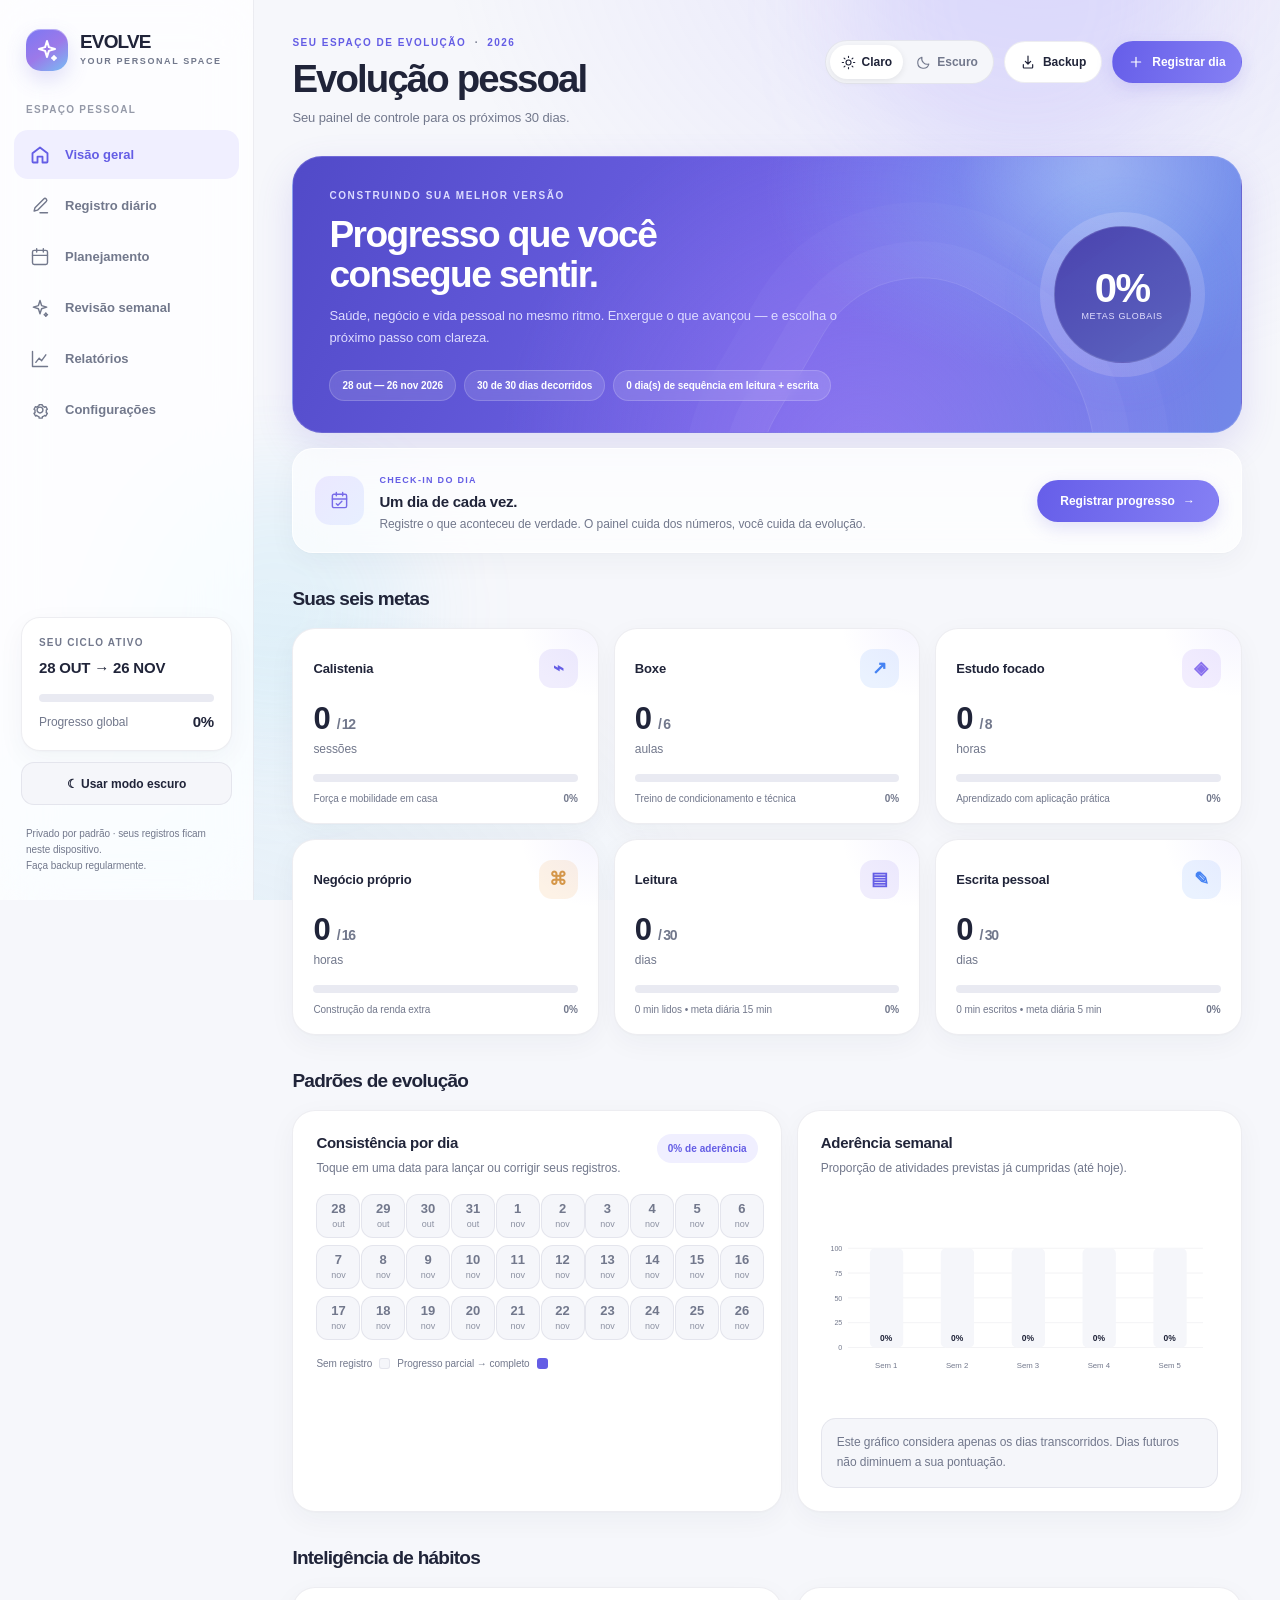
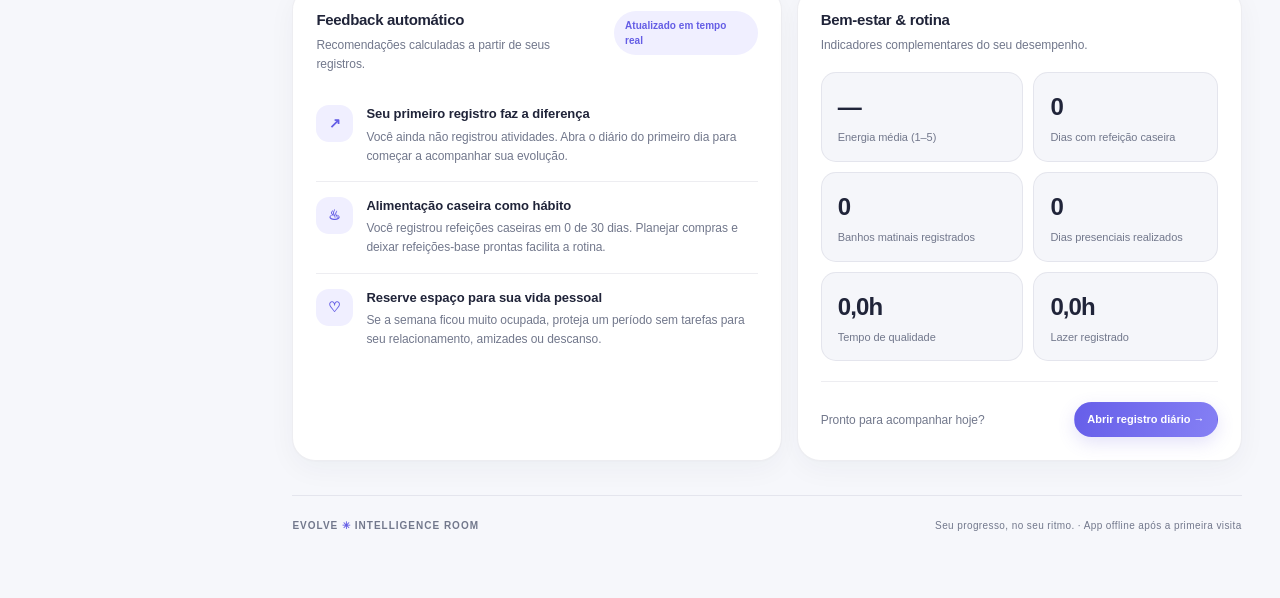
<file: index.html>
<!doctype html>
<html lang="pt-BR">
<head>
<meta charset="utf-8"/>
<meta name="viewport" content="width=device-width,initial-scale=1,viewport-fit=cover"/>
<meta name="color-scheme" content="dark light"/>
<meta name="theme-color" content="#f6f7fb"/>
<meta name="apple-mobile-web-app-capable" content="yes"/>
<meta name="apple-mobile-web-app-status-bar-style" content="black-translucent"/>
<title>EVOLVE — Intelligence Room | Evolução pessoal, 30 dias</title>
<meta name="description" content="Sua rotina pessoal, metas, hábitos, feedbacks e evolução em um painel privado e instalável no iPhone."/>
<meta name="apple-mobile-web-app-title" content="EVOLVE"/>
<meta name="application-name" content="EVOLVE"/>
<meta name="format-detection" content="telephone=no"/>
<link rel="manifest" href="./manifest.webmanifest"/>
<link rel="icon" type="image/svg+xml" href="./icon.svg"/>
<link rel="apple-touch-icon" href="./icon.svg"/>
<style>
:root{--bg:#f1f6f7;--surface:#fff;--surface2:#f3f7f8;--surface3:#e9f1f2;--text:#172934;--muted:#687e8b;--border:#dce8ea;--accent:#008d66;--accentText:#fff;--accentTint:#e4f7f0;--nav:#fdfefe;--shadow:0 13px 38px rgba(25,52,65,.065);--chart:#0aab80;--blue:#4097dd;--gold:#e2a641;--violet:#9878dc;--danger:#ce6c68;--water:#54aada}
body[data-theme="dark"]{--bg:#142838;--surface:#233950;--surface2:#2a435b;--surface3:#34516a;--text:#edf7fa;--muted:#adc3d0;--border:#39546a;--accent:#65e5bb;--accentText:#0d2e2c;--accentTint:rgba(89,222,176,.10);--nav:#192f43;--shadow:0 16px 46px rgba(3,13,28,.19);--chart:#65e5bb;--blue:#80c9ff;--gold:#f3cb78;--violet:#c5a7ff;--danger:#ff9f9b;--water:#86d3ff}
*{box-sizing:border-box}html{scroll-behavior:smooth}body{margin:0;background:var(--bg);color:var(--text);font-family:Inter,ui-sans-serif,-apple-system,BlinkMacSystemFont,"Segoe UI",sans-serif;font-size:14px;line-height:1.5;transition:background .2s,color .2s}button,input,textarea,select{font:inherit}button{cursor:pointer}button:disabled{opacity:.42;cursor:not-allowed}button:focus-visible,input:focus-visible,textarea:focus-visible,select:focus-visible{outline:3px solid var(--accent);outline-offset:2px}a{color:inherit;text-decoration:none}hr{border:0;border-top:1px solid var(--border);margin:20px 0}.hidden{display:none!important}
.app{display:flex;min-height:100vh}.sidebar{position:fixed;top:0;left:0;bottom:0;width:252px;background:var(--nav);border-right:1px solid var(--border);padding:28px 15px;display:flex;flex-direction:column;z-index:10;overflow-y:auto}.brand{display:flex;align-items:center;gap:11px;padding:0 12px 24px}.brandicon{width:38px;height:38px;border-radius:12px;display:grid;place-items:center;background:linear-gradient(145deg,#62e4bd,#2da2cb);color:#113640;font-weight:950;font-size:22px;letter-spacing:-2px;box-shadow:0 7px 22px rgba(44,192,161,.25)}.brandname{font-weight:900;font-size:20px;letter-spacing:.3px;line-height:1}.brandname small{display:block;color:var(--muted);font-size:9px;letter-spacing:2.2px;margin-top:6px;font-weight:800}.sidebarlabel{font-size:10px;letter-spacing:1.8px;font-weight:800;color:var(--muted);margin:11px 13px 13px;text-transform:uppercase}.navbtn{width:100%;display:flex;align-items:center;gap:13px;border:none;background:transparent;color:var(--muted);padding:12px 14px;border-radius:11px;text-align:left;font-weight:690;margin:2px 0}.navbtn:hover{background:var(--surface2);color:var(--text)}.navbtn.active{background:var(--accentTint);color:var(--accent);box-shadow:inset 3px 0 var(--accent)}.navbtn svg{width:19px;height:19px;flex-shrink:0}.sidebottom{margin-top:auto;padding:20px 10px 2px}.sidecycle{border:1px solid var(--border);border-radius:14px;padding:14px;margin-bottom:17px;background:var(--surface2)}.sidecycle .tiny{font-size:10px;text-transform:uppercase;letter-spacing:1.2px;color:var(--muted);font-weight:800}.sidecycle strong{display:block;font-size:15px;margin:7px 0 10px}.mini-progress{height:6px;border-radius:8px;overflow:hidden;background:var(--surface3)}.mini-progress>span{height:100%;display:block;background:var(--accent);width:0;transition:width .35s}.sidefoot{font-size:10px;color:var(--muted);line-height:1.7}.main{margin-left:252px;width:calc(100% - 252px);min-width:0;padding:29px 40px 80px;max-width:1700px}.topbar{display:flex;align-items:center;justify-content:space-between;gap:20px;margin-bottom:27px}.eyebrow{font-size:10px;letter-spacing:2.2px;text-transform:uppercase;color:var(--accent);font-weight:800}.heading{font-size:clamp(27px,3.1vw,40px);line-height:1.13;letter-spacing:-1.1px;font-weight:860;margin:7px 0 7px}.subtitle{color:var(--muted);margin:0;max-width:800px}.top-right{display:flex;gap:9px;align-items:center;flex-wrap:wrap}.pill{display:inline-flex;align-items:center;gap:6px;padding:8px 11px;border:1px solid var(--border);border-radius:999px;color:var(--muted);font-size:12px;font-weight:680;background:var(--surface)}.statusdot{width:7px;height:7px;border-radius:50%;background:var(--accent)}.btn{background:var(--surface);border:1px solid var(--border);color:var(--text);padding:10px 15px;border-radius:10px;font-weight:760;display:inline-flex;justify-content:center;align-items:center;gap:8px;transition:transform .12s,background .12s}.btn:hover{background:var(--surface2);transform:translateY(-1px)}.btn.primary{background:var(--accent);color:var(--accentText);border-color:var(--accent)}.btn.primary:hover{filter:brightness(.97)}.btn.flat{border:none;background:var(--surface2)}.btn.danger{color:var(--danger)}.btn.small{padding:7px 10px;font-size:12px}.btn svg{width:15px;height:15px}.grid{display:grid;gap:16px}.two{grid-template-columns:1.25fr 1fr}.three{grid-template-columns:repeat(3,minmax(0,1fr))}.four{grid-template-columns:repeat(4,minmax(0,1fr))}.card{border:1px solid var(--border);border-radius:18px;background:var(--surface);box-shadow:var(--shadow);padding:22px;min-width:0}.cardhead{display:flex;justify-content:space-between;align-items:flex-start;gap:13px;margin-bottom:17px}.cardtitle{font-weight:780;font-size:16px;letter-spacing:-.15px}.carddesc{color:var(--muted);font-size:12px;margin-top:4px}.sectiontitle{font-size:20px;letter-spacing:-.4px;font-weight:830;margin:28px 0 15px}.muted{color:var(--muted)}.strong{font-weight:800}.sm{font-size:12px}.xs{font-size:11px}.mb0{margin-bottom:0!important}.mt0{margin-top:0!important}.flex{display:flex;align-items:center;gap:9px}.between{display:flex;justify-content:space-between;align-items:center;gap:12px}.wrap{flex-wrap:wrap}.chip{border-radius:7px;padding:5px 8px;display:inline-flex;align-items:center;gap:6px;background:var(--surface2);font-size:11px;font-weight:770;color:var(--muted)}.chip.accent{background:var(--accentTint);color:var(--accent)}.chip.blue{background:rgba(75,170,225,.10);color:var(--blue)}.chip.gold{background:rgba(230,178,74,.12);color:var(--gold)}.chip.violet{background:rgba(164,113,238,.13);color:var(--violet)}
.hero{border-radius:22px;background:linear-gradient(105deg,#183a44 0%,#1b5262 57%,#23745c 135%);color:#f4fffa;padding:26px 29px;display:flex;gap:30px;justify-content:space-between;align-items:center;position:relative;overflow:hidden;border:1px solid rgba(126,251,209,.12)}.hero:before{content:"";position:absolute;right:-80px;top:-160px;width:400px;height:400px;border-radius:50%;background:radial-gradient(circle,rgba(105,247,192,.16),transparent 68%)}.hero-left{position:relative;z-index:1}.hero .eyebrow{color:#8ef7d1}.hero h2{margin:8px 0 9px;font-size:clamp(24px,2.5vw,34px);letter-spacing:-.8px;line-height:1.1}.hero p{max-width:650px;color:#bddbd6;margin:0 0 19px}.herobadges{display:flex;gap:7px;flex-wrap:wrap}.herobadges span{border:1px solid rgba(211,255,237,.19);padding:6px 9px;border-radius:999px;background:rgba(255,255,255,.05);font-size:11px}.gauge{width:160px;height:160px;flex:0 0 160px;border-radius:50%;background:conic-gradient(#65e5bb 0deg,rgba(255,255,255,.13) 0deg);display:grid;place-items:center;position:relative;z-index:1}.gaugein{width:129px;height:129px;border-radius:50%;background:#224d52;display:flex;align-items:center;justify-content:center;flex-direction:column}.gauge b{font-size:38px;line-height:1.1;letter-spacing:-1.2px}.gauge small{font-size:10px;color:#b3d8cf;letter-spacing:.8px;text-transform:uppercase}.metric{padding:19px 19px 16px}.metrictop{display:flex;justify-content:space-between;align-items:center;margin-bottom:13px}.metricdot{width:33px;height:33px;border-radius:11px;display:grid;place-items:center;font-weight:800;background:var(--accentTint);color:var(--accent)}.metricvalue{font-size:27px;letter-spacing:-.9px;font-weight:860;line-height:1.15;margin-bottom:3px}.metriclabel{font-weight:800;font-size:13px}.progress{height:7px;background:var(--surface3);border-radius:999px;overflow:hidden;margin:14px 0 10px}.progress div{height:100%;width:0;border-radius:999px;background:var(--chart);transition:width .25s}.metricmeta{font-size:11px;color:var(--muted);display:flex;justify-content:space-between;gap:7px}.metric[data-color="blue"] .metricdot{background:rgba(64,151,221,.13);color:var(--blue)}.metric[data-color="blue"] .progress div{background:var(--blue)}.metric[data-color="gold"] .metricdot{background:rgba(222,166,65,.13);color:var(--gold)}.metric[data-color="gold"] .progress div{background:var(--gold)}.metric[data-color="violet"] .metricdot{background:rgba(152,120,220,.14);color:var(--violet)}.metric[data-color="violet"] .progress div{background:var(--violet)}
.heatmap{display:grid;grid-template-columns:repeat(10,minmax(0,1fr));gap:7px}.daybox{aspect-ratio:1;min-height:43px;border:1px solid var(--border);border-radius:10px;display:flex;align-items:center;justify-content:center;flex-direction:column;gap:3px;background:var(--surface2);color:var(--muted);position:relative}.daybox:hover{border-color:var(--accent);transform:translateY(-1px)}.daybox.s1{background:color-mix(in srgb,var(--accent) 12%,var(--surface));color:var(--text)}.daybox.s2{background:color-mix(in srgb,var(--accent) 24%,var(--surface));color:var(--text)}.daybox.s3{background:color-mix(in srgb,var(--accent) 40%,var(--surface));color:var(--text)}.daybox.s4{background:color-mix(in srgb,var(--accent) 60%,var(--surface));color:var(--accentText)}.daybox.today{outline:2px solid var(--gold);outline-offset:2px}.daybox strong{font-size:13px;line-height:1}.daybox span{font-size:9px;opacity:.8}.heatkey{display:flex;align-items:center;gap:7px;color:var(--muted);font-size:10px;margin-top:13px;flex-wrap:wrap}.keybox{width:11px;height:11px;border-radius:3px;background:var(--surface2);border:1px solid var(--border)}.weekchart{width:100%;height:225px;display:block}.insight{display:flex;gap:13px;align-items:flex-start;padding:14px 0;border-bottom:1px solid var(--border)}.insight:last-child{border:0}.insighticon{width:34px;height:34px;display:grid;place-items:center;border-radius:10px;background:var(--accentTint);color:var(--accent);font-weight:850;flex-shrink:0}.insight b{display:block;margin:0 0 4px;font-size:13px}.insight p{font-size:12px;color:var(--muted);margin:0;line-height:1.55}.simplelist{padding:0;margin:0;list-style:none}.simplelist li{border-bottom:1px solid var(--border);padding:11px 0;display:flex;justify-content:space-between;align-items:center;gap:10px}.simplelist li:last-child{border:0}.timeline{display:grid;grid-template-columns:85px 1fr;gap:10px;padding:12px 0;border-bottom:1px solid var(--border)}.timeline:last-child{border:0}.timeline b{font-size:12px}.timeline span{font-size:12px;color:var(--muted)}.daypicker{display:flex;align-items:center;gap:8px;flex-wrap:nowrap;margin:0;flex-shrink:0}.daypicker input,.field input,.field select,.field textarea,.reviewfields textarea,.reviewfields select,.settingsfield input{background:var(--surface2);border:1px solid var(--border);border-radius:10px;color:var(--text);padding:10px 12px;width:100%;min-width:0}.daypicker input{width:160px;max-width:160px}.field label,.reviewfields label,.settingsfield label{display:block;font-weight:750;font-size:12px;margin-bottom:8px}.field small{display:block;color:var(--muted);font-size:11px;margin-top:6px}.field textarea,.reviewfields textarea{min-height:85px;resize:vertical}.fieldgrid{display:grid;grid-template-columns:repeat(3,minmax(0,1fr));gap:16px}.fieldgrid.twofields{grid-template-columns:repeat(2,minmax(0,1fr))}.formsection{margin-bottom:19px}.formsection h3{font-size:15px;letter-spacing:-.2px;margin:0 0 13px}.togglegrid{display:grid;grid-template-columns:repeat(2,1fr);gap:11px}.toggle{display:flex;align-items:center;gap:10px;background:var(--surface2);border:1px solid var(--border);border-radius:11px;padding:12px;min-height:49px;cursor:pointer}.toggle input{width:17px;height:17px;accent-color:var(--accent);cursor:pointer}.toggle span{font-size:12px;font-weight:740}.formactions{display:flex;align-items:center;justify-content:space-between;gap:10px;flex-wrap:wrap;margin-top:19px}.weekbuttons{display:flex;gap:8px;flex-wrap:wrap;margin-bottom:19px}.weekbuttons button{background:var(--surface);border:1px solid var(--border);border-radius:11px;padding:10px 14px;color:var(--muted);font-weight:780}.weekbuttons button.active{background:var(--accentTint);border-color:var(--accent);color:var(--accent)}.reviewfields{display:grid;gap:14px}.planweeks{display:grid;grid-template-columns:repeat(4,minmax(0,1fr));gap:13px}.planweek{background:var(--surface2);padding:16px;border-radius:13px;border:1px solid var(--border)}.planweek h4{margin:7px 0;font-size:13px}.planweek p{font-size:12px;color:var(--muted);margin:0}.planweek .num{font-size:10px;font-weight:850;letter-spacing:1.6px;color:var(--accent)}.planitem{display:flex;align-items:center;gap:8px;padding:10px;border-bottom:1px solid var(--border);font-size:12px}.planitem:last-child{border:0}.planitem span{color:var(--muted)}.planitem strong{margin-left:auto}.reportgrid{display:grid;grid-template-columns:repeat(2,minmax(0,1fr));gap:12px}.reportline{border:1px solid var(--border);border-radius:10px;padding:13px;background:var(--surface2)}.reportline b{font-size:21px}.reportline span{display:block;color:var(--muted);font-size:11px;margin-top:5px}.reportpre{white-space:pre-wrap;line-height:1.8;font-size:12px;color:var(--muted);font-family:inherit}.settingsfield{margin:12px 0;display:flex;justify-content:space-between;align-items:center;gap:12px}.settingsfield input{max-width:110px}.empty{color:var(--muted);font-size:12px;padding:16px 0}.toast{position:fixed;bottom:24px;right:25px;z-index:40;background:#182e3c;color:#fff;border:1px solid #4a8076;box-shadow:0 13px 35px #0004;padding:12px 17px;border-radius:12px;opacity:0;transform:translateY(10px);transition:opacity .2s,transform .2s;pointer-events:none;max-width:330px}.toast.show{opacity:1;transform:translateY(0)}.mobilemenu{display:none}.notebanner{padding:13px 15px;border:1px solid var(--border);background:var(--surface2);border-radius:12px;color:var(--muted);font-size:12px}.printonly{display:none}.privacybox{font-size:11px;color:var(--muted)}.taground{border-radius:100%;background:var(--surface3);width:31px;height:31px;display:grid;place-items:center;color:var(--text);font-weight:800}
@media(max-width:1180px){.main{padding:25px 25px 65px}.three{grid-template-columns:repeat(2,minmax(0,1fr))}.four{grid-template-columns:repeat(2,minmax(0,1fr))}.planweeks{grid-template-columns:repeat(2,minmax(0,1fr))}}@media(max-width:850px){.sidebar{transform:translateX(-100%);transition:transform .22s;width:260px;box-shadow:var(--shadow)}.sidebar.open{transform:translateX(0)}.main{width:100%;margin-left:0;padding:17px 16px 80px}.mobilemenu{display:inline-flex}.topbar{align-items:flex-start}.top-right .pill{display:none}.two{grid-template-columns:1fr}.hero{padding:24px}.gauge{width:132px;height:132px;flex-basis:132px}.gaugein{width:106px;height:106px}.gauge b{font-size:30px}}@media(max-width:550px){.hero{flex-direction:column;align-items:flex-start;gap:18px}.gauge{position:absolute;right:14px;top:20px;width:92px;height:92px;flex-basis:92px}.gaugein{width:74px;height:74px}.gauge b{font-size:23px}.gauge small{font-size:7px}.hero h2{padding-right:84px}.hero p{max-width:290px}.three,.four,.fieldgrid,.fieldgrid.twofields,.togglegrid,.reportgrid{grid-template-columns:1fr}.card{padding:17px}.metric{padding:16px}.heatmap{grid-template-columns:repeat(6,minmax(0,1fr));gap:6px}.planweeks{grid-template-columns:1fr}.heading{font-size:27px}.topbar{margin-bottom:18px}.top-right{gap:5px}.top-right .btn{padding:9px}.daypicker input{max-width:145px;width:145px}}@media print{body{background:white!important;color:#222!important}.sidebar,.top-right,.btn,.mobilemenu,.daypicker,.weekbuttons,.toast{display:none!important}.main{margin:0;width:100%;padding:0}.card,.hero{box-shadow:none;break-inside:avoid}.hero{background:#eff9f5!important;color:#111!important}.hero p{color:#444!important}.printonly{display:block}.grid{break-inside:avoid}*{print-color-adjust:exact}}

/* EVOLVE / iOS-inspired Design System, version 2.0 */
:root {
 --bg:#f6f7fb; --surface:#fff; --surface2:#f5f6fa; --surface3:#e9eaf2; --text:#202439;
 --muted:#72788c; --border:rgba(50,54,92,.085); --accent:#645de5; --accentText:#fff;
 --accentTint:#f0efff; --nav:rgba(255,255,255,.78); --shadow:0 8px 28px rgba(34,42,75,.045),0 1px 2px rgba(34,42,75,.025);
 --chart:#7573fa; --blue:#4382f3; --gold:#d69746; --violet:#8870ed; --danger:#da5d72; --water:#31a4d8;
 --glass:rgba(255,255,255,.67); --glass-border:rgba(255,255,255,.8); --glow1:rgba(160,148,255,.18);--glow2:rgba(114,201,236,.14);
 --onhero:#fff;--hero-muted:#dedcff;--card-highlight:rgba(255,255,255,.95);
}
body[data-theme=dark] {
 --bg:#0d1220; --surface:#1a2031; --surface2:#232b40; --surface3:#303a50; --text:#f5f6ff;
 --muted:#a2adc5; --border:rgba(206,218,255,.095); --accent:#afa8ff; --accentText:#171327;
 --accentTint:rgba(160,146,255,.15); --nav:rgba(18,24,39,.79);--shadow:0 14px 50px rgba(0,0,0,.11),0 1px 0 rgba(255,255,255,.018);
 --chart:#aaa4ff; --blue:#80b4ff; --gold:#ffc77a; --violet:#c4adff; --danger:#ff9da8; --water:#6fd6ff;
 --glass:rgba(30,36,56,.75); --glass-border:rgba(255,255,255,.085); --glow1:rgba(117,104,255,.21);--glow2:rgba(27,194,211,.11);
 --onhero:#fff;--hero-muted:#dedcff;--card-highlight:rgba(255,255,255,.08)
}
*{-webkit-tap-highlight-color:transparent}
html{scroll-behavior:smooth}
body{background:var(--bg);color:var(--text);font-family:-apple-system,BlinkMacSystemFont,'SF Pro Display','SF Pro Text','Segoe UI',Inter,Helvetica,Arial,sans-serif;font-size:14px;line-height:1.5;letter-spacing:-.06px;-webkit-font-smoothing:antialiased;transition:background-color .28s,color .28s}
body::before{content:'';position:fixed;inset:0;pointer-events:none;z-index:-1;background:radial-gradient(ellipse 750px 600px at 81% -10%,var(--glow1),transparent 80%),radial-gradient(ellipse 640px 500px at 17% 108%,var(--glow2),transparent 80%)}
::selection{background:var(--accentTint);color:var(--text)}
button:focus-visible,input:focus-visible,textarea:focus-visible,select:focus-visible{outline:3px solid var(--accent);outline-offset:3px}
button{touch-action:manipulation}
.ui-icon{width:19px;height:19px;display:block;flex-shrink:0}
.sidebar{width:254px;padding:29px 14px 18px;background:var(--nav);backdrop-filter:blur(28px) saturate(155%);-webkit-backdrop-filter:blur(28px) saturate(155%);border-right:1px solid var(--border)}
.brand{padding:0 12px 31px;gap:12px}
.brandicon{width:42px;height:42px;border-radius:15px;letter-spacing:0;color:white;background:linear-gradient(145deg,#7b78f4,#9c79e9 51%,#77bdf4);box-shadow:0 9px 21px rgba(108,95,222,.2),inset 0 1px rgba(255,255,255,.4)}
.brandicon .ui-icon{width:24px;height:24px;stroke-width:2}
.brandname{font-size:19px;font-weight:800;letter-spacing:-.85px}
.brandname small{font-size:9px;letter-spacing:1.6px;font-weight:700;line-height:1.3;margin-top:5px}
.sidebarlabel{font-size:10px;letter-spacing:1.3px;font-weight:750;margin:0 12px 11px;opacity:.75}
.navbtn{padding:13px 14px;min-height:49px;gap:13px;color:var(--muted);border-radius:14px;font-size:13px;font-weight:630;transition:background-color .17s,color .17s,transform .17s}
.navbtn:hover{background:var(--surface2);color:var(--text)}
.navbtn.active{background:var(--accentTint);color:var(--accent);box-shadow:none;font-weight:780}
.navico{width:24px;display:grid;place-items:center}
.navico .ui-icon{width:20px;height:20px;stroke-width:1.7}
.navbtn.active .navico .ui-icon{stroke-width:2.2}
.sidebottom{padding:18px 7px 0}
.sidecycle{background:var(--surface);border:1px solid var(--border);border-radius:19px;padding:17px;box-shadow:var(--shadow);margin-bottom:11px}
.sidecycle .tiny{font-size:10px;font-weight:720;letter-spacing:1.2px}
.sidecycle strong{font-size:15px;letter-spacing:-.2px;margin:7px 0 14px}
.mini-progress,.progress{height:8px;background:var(--surface3);border-radius:999px;overflow:hidden}
.mini-progress>span,.progress div{background:linear-gradient(90deg,#7b7cf9,#7bc9eb)!important;border-radius:999px}
.sidefoot{font-size:10px;color:var(--muted);line-height:1.6;padding:8px 5px}
#themeButton{border-radius:13px!important;background:var(--surface2);border:1px solid var(--border)!important;color:var(--text);min-height:43px;font-weight:650}
.main{width:calc(100% - 254px);margin-left:254px;max-width:1620px;padding:35px clamp(25px,3vw,53px) 65px;position:relative;isolation:isolate}
.ambient{position:absolute;z-index:-1;pointer-events:none;border-radius:50%;filter:blur(50px)}
.ambient-one{height:350px;width:350px;top:-175px;right:8%;background:var(--glow1)}
.ambient-two{height:280px;width:280px;top:470px;left:-120px;background:var(--glow2)}
.topbar{gap:16px;align-items:center;margin-bottom:29px}
.eyebrow{color:var(--accent);letter-spacing:1.5px;font-size:10px;font-weight:800}
.eyebrow-dot{padding:0 4px;color:var(--muted)}
.heading{font-size:clamp(29px,3vw,42px);line-height:1.06;letter-spacing:-1.9px;font-weight:785;margin:9px 0 8px}
.subtitle{font-size:13px;letter-spacing:-.1px;line-height:1.5;max-width:670px}
.top-right{gap:10px;align-items:center;flex-wrap:nowrap}
.top-right .pill{white-space:nowrap}
.pill{border:1px solid var(--border);border-radius:999px;background:var(--glass);backdrop-filter:blur(16px);-webkit-backdrop-filter:blur(16px);font-size:11px;color:var(--muted);padding:9px 12px}
.statusdot{background:#44c69d;box-shadow:0 0 0 3px rgba(68,198,157,.11)}
.theme-switch{border:1px solid var(--border);background:var(--surface2);border-radius:999px;padding:4px;display:flex;align-items:center;gap:2px;flex-shrink:0}
.theme-option{min-height:34px;display:flex;align-items:center;gap:6px;background:transparent;border:0;color:var(--muted);border-radius:999px;padding:5px 11px;font-weight:680;font-size:12px;transition:background .2s,color .2s,box-shadow .2s}
.theme-option .ui-icon{width:15px;height:15px}
.theme-option.active{background:var(--surface);color:var(--text);box-shadow:0 2px 7px rgba(0,0,0,.08)}
.btn{min-height:42px;border:1px solid var(--border);padding:9px 15px;background:var(--surface);color:var(--text);border-radius:999px;font-size:12px;font-weight:725;box-shadow:0 1px 0 rgba(255,255,255,.025);transition:transform .18s ease,background .18s ease,border-color .18s}
.btn:hover{transform:translateY(-1px);background:var(--surface2)}
.btn.primary{background:linear-gradient(105deg,#665ee9,#8580f4);border-color:transparent;color:#fff;box-shadow:0 6px 17px rgba(92,83,219,.17)}
body[data-theme=dark] .btn.primary{background:linear-gradient(110deg,#766cf2,#8c7eed);color:#fff}
.btn.primary:hover{filter:brightness(1.035)}
.btn.flat{background:var(--surface2)}
.btn.small{min-height:34px;padding:8px 12px;font-size:11px}
.btn .ui-icon{width:16px;height:16px}
.icon-btn{display:flex;align-items:center;gap:7px;white-space:nowrap}
.mobilemenu{display:none}
.grid{gap:15px}
.three{grid-template-columns:repeat(3,minmax(0,1fr))}
.two{grid-template-columns:1.1fr 1fr}
.four{grid-template-columns:repeat(4,minmax(0,1fr))}
.card{background:var(--surface);border:1px solid var(--border);border-radius:23px;box-shadow:var(--shadow);padding:23px;overflow:hidden}
.cardhead{margin-bottom:17px}
.cardtitle{font-size:15px;line-height:1.25;font-weight:760;letter-spacing:-.3px}
.carddesc{font-size:12px;line-height:1.55;margin-top:6px}
.sectiontitle{font-size:19px;letter-spacing:-.75px;font-weight:760;margin:32px 0 15px}
.chip{background:var(--surface2);border:1px solid var(--border);border-radius:999px;padding:6px 10px;font-size:10px;letter-spacing:.04px;font-weight:700}
.chip.accent{background:var(--accentTint);border-color:transparent;color:var(--accent)}
.hero{border-radius:30px;padding:31px 36px;min-height:243px;background:radial-gradient(ellipse 420px 250px at 83% 11%,rgba(140,218,255,.38),transparent 75%),radial-gradient(circle at 60% 110%,rgba(169,132,248,.48),transparent 56%),linear-gradient(114deg,#514ac8 0%,#7064e7 55%,#7288e8 100%);border:1px solid rgba(255,255,255,.14);box-shadow:0 13px 37px rgba(102,82,207,.16);color:var(--onhero)}
body[data-theme=dark] .hero{background:radial-gradient(ellipse 450px 260px at 90% 0,rgba(99,194,243,.35),transparent 78%),radial-gradient(ellipse 460px 290px at 50% 120%,rgba(155,124,243,.31),transparent 65%),linear-gradient(116deg,#342d83,#5345b7 52%,#556bab 100%);box-shadow:0 16px 50px rgba(7,7,29,.25)}
.hero:before{width:330px;height:330px;right:-25px;top:-160px;background:radial-gradient(circle,rgba(255,255,255,.25),transparent 63%);filter:blur(6px)}
.hero:after{content:'';position:absolute;right:15%;bottom:-185px;width:320px;height:320px;transform:rotate(30deg);border:1px solid rgba(255,255,255,.12);border-radius:38% 58% 51% 38%;box-shadow:0 0 0 36px rgba(255,255,255,.032),0 0 0 75px rgba(255,255,255,.023);pointer-events:none}
.hero-left{max-width:690px}
.hero .eyebrow{font-size:10px;letter-spacing:1.6px;color:#dbdbff}
.hero h2{font-size:clamp(27px,2.9vw,39px);font-weight:780;letter-spacing:-1.55px;line-height:1.08;margin:11px 0 11px}
.hero p{color:var(--hero-muted);font-size:13px;line-height:1.65;max-width:530px;margin-bottom:22px}
.herobadges{gap:8px}
.herobadges span{border:1px solid rgba(255,255,255,.17);background:rgba(255,255,255,.13);padding:7px 12px;border-radius:999px;color:#fff;font-size:10px;font-weight:600;backdrop-filter:blur(6px)}
.gauge{width:165px;height:165px;flex-basis:165px;background:conic-gradient(#efffff 0deg,rgba(255,255,255,.2) 0deg);box-shadow:0 0 40px rgba(128,199,254,.13)}
.gaugein{width:137px;height:137px;background:linear-gradient(145deg,rgba(71,63,172,.97),rgba(92,101,190,.96));border:1px solid rgba(255,255,255,.12)}
.gauge b{font-size:40px;letter-spacing:-1.6px;font-weight:780}
.gauge small{color:#e3dfff;letter-spacing:.7px;font-size:9px}
.todaypanel{display:flex;gap:20px;align-items:center;justify-content:space-between;background:var(--glass);border:1px solid var(--glass-border);border-radius:21px;padding:19px 22px;margin-top:15px;box-shadow:var(--shadow);backdrop-filter:blur(18px);-webkit-backdrop-filter:blur(18px)}
.todayleft{display:flex;align-items:center;gap:15px;min-width:0}
.today-bubble{width:49px;height:49px;display:grid;place-items:center;color:#776be8;background:linear-gradient(135deg,#ebe8ff,#e7efff);border-radius:15px;flex:0 0 49px}
body[data-theme=dark] .today-bubble{background:linear-gradient(135deg,#353052,#2e3b61);color:#c4bdff}
.today-copy h3{font-size:15px;margin:2px 0 1px;letter-spacing:-.25px;font-weight:760}
.today-copy p{font-size:12px;color:var(--muted);margin:0}
.micro-label{font-size:9px;letter-spacing:1.3px;font-weight:800;color:var(--accent)}
.todaycta{min-width:182px;white-space:nowrap}
.metric{padding:20px 20px 17px;position:relative;min-height:192px;transition:transform .18s,box-shadow .18s}
.metric:hover{transform:translateY(-2px);box-shadow:0 13px 34px rgba(56,49,109,.10)}
.metric:after{content:'';position:absolute;right:-75px;top:-85px;width:155px;height:155px;border-radius:50%;background:radial-gradient(circle,rgba(146,133,248,.09),transparent 69%);pointer-events:none}
.metriclabel{font-size:13px;letter-spacing:-.15px}
.metricdot{width:39px;height:39px;border-radius:13px;font-size:18px;background:rgba(128,111,235,.12);color:var(--accent)}
.metric[data-color=blue] .metricdot{background:rgba(82,147,250,.12);color:var(--blue)}
.metric[data-color=gold] .metricdot{background:rgba(240,166,81,.14);color:var(--gold)}
.metric[data-color=violet] .metricdot{background:rgba(165,135,245,.15);color:var(--violet)}
.metricvalue{font-size:31px;font-weight:770;letter-spacing:-1.3px;margin:0 0 3px}
.metricvalue span{font-size:14px!important}
.metric .progress{height:8px;margin-top:16px}
.metric[data-color=blue] .progress div{background:linear-gradient(90deg,#408cff,#8abfff)!important}
.metric[data-color=gold] .progress div{background:linear-gradient(90deg,#e2a568,#ffdc9c)!important}
.metric[data-color=violet] .progress div{background:linear-gradient(90deg,#946ff4,#d3aefc)!important}
.metricmeta{font-size:10px;line-height:1.4}
.heatmap{gap:7px}
.daybox{border-radius:12px;border:1px solid var(--border);background:var(--surface2);min-height:44px;transition:transform .15s,border-color .15s,background .15s}
.daybox.s1{background:color-mix(in srgb,var(--accent) 13%,var(--surface));color:var(--text)}
.daybox.s2{background:color-mix(in srgb,var(--accent) 25%,var(--surface));color:var(--text)}
.daybox.s3{background:color-mix(in srgb,var(--accent) 38%,var(--surface));color:var(--text)}
.daybox.s4{background:var(--accent);color:var(--accentText)}
.daybox.today{outline:2px solid var(--accent);outline-offset:2px}
.daybox strong{font-weight:750}
.heatkey{font-size:10px;margin-top:16px}
.insight{gap:13px;padding:15px 0;border-color:var(--border)}
.insighticon{width:37px;height:37px;border-radius:13px;background:var(--accentTint);color:var(--accent)}
.insight b{font-size:13px;font-weight:770;line-height:1.4}
.insight p{font-size:12px;line-height:1.6}
.reportline{border:1px solid var(--border);background:var(--surface2);border-radius:15px;padding:16px}
.reportline b{font-size:24px;letter-spacing:-.9px}
.reportline span{line-height:1.35}
.weekchart{max-height:224px}
.notebanner{padding:14px 15px;border:1px solid var(--border);border-radius:15px;background:var(--surface2);line-height:1.65}
.daypicker input,.field input,.field select,.field textarea,.reviewfields textarea,.reviewfields select,.settingsfield input{background:var(--surface2);border:1px solid var(--border);border-radius:13px;min-height:46px;padding:12px 14px;color:var(--text);font-size:13px;transition:border .15s,background .15s}
.daypicker input:focus,.field input:focus,.field textarea:focus,.reviewfields textarea:focus,.settingsfield input:focus{border-color:var(--accent);background:var(--surface)}
.field label,.reviewfields label,.settingsfield label{font-size:12px;font-weight:690}
.field small{font-size:10px}
.formsection{margin-bottom:22px}
.formsection h3{font-size:14px;font-weight:770;letter-spacing:-.25px;margin-bottom:13px}
.formsection + .formsection{border-top:1px solid var(--border);padding-top:20px}
.togglegrid{gap:10px}
.toggle{min-height:55px;padding:12px 13px;border-radius:14px;background:var(--surface2);border:1px solid var(--border);transition:background .17s,border-color .17s}
.toggle:has(input:checked){background:var(--accentTint);border-color:color-mix(in srgb,var(--accent) 35%,transparent)}
.toggle input{appearance:none;width:21px;height:21px;flex-shrink:0;border:1.5px solid var(--muted);border-radius:7px;background:var(--surface);display:grid;place-items:center}
.toggle input:checked{background:var(--accent);border-color:var(--accent)}
.toggle input:checked:after{content:'✓';font-size:14px;font-weight:900;color:var(--accentText)}
.toggle span{font-weight:655;font-size:12px}
.formactions{padding:13px 15px;background:var(--glass);border:1px solid var(--border);border-radius:18px;backdrop-filter:blur(14px)}
.weekbuttons{margin-bottom:18px}
.weekbuttons button{border-radius:999px;font-size:12px;min-height:43px;padding:10px 15px}
.weekbuttons button.active{background:var(--accent);color:var(--accentText);border-color:var(--accent)}
.planweeks{gap:12px}
.planweek{border:1px solid var(--border);background:var(--surface);border-radius:18px;padding:19px}
.planweek .num{color:var(--accent);font-size:10px}
.planweek h4{font-size:14px;letter-spacing:-.25px}
.planweek p{line-height:1.55}
.timeline{grid-template-columns:100px 1fr;gap:12px;padding:13px 0}
.timeline b{font-size:12px}
.timeline span{font-size:12px}
.simplelist li{padding:12px 0}
.settingsfield{min-height:47px}
.reportpre{color:var(--muted);line-height:1.85}
.toast{bottom:29px;right:29px;border:1px solid var(--glass-border);background:var(--surface);color:var(--text);border-radius:16px;box-shadow:0 12px 40px rgba(0,0,0,.19);padding:15px 19px;font-weight:680}
.main-footer{display:flex;gap:20px;justify-content:space-between;margin-top:34px;padding-top:22px;border-top:1px solid var(--border);font-size:10px;letter-spacing:.4px;color:var(--muted)}
.main-footer span:first-child{font-weight:800;letter-spacing:1px}
.main-footer span:first-child span{color:var(--accent)}
.mobile-dock,.menu-scrim{display:none}
@media(min-width:1600px){.main{padding-left:55px;padding-right:55px}}
@media(max-width:1350px){.savepill{display:none}.topbar{align-items:flex-start}.top-right{padding-top:5px}}
@media(max-width:1180px){.main{padding:26px 26px 65px}.three{grid-template-columns:repeat(2,minmax(0,1fr))}.planweeks{grid-template-columns:repeat(2,minmax(0,1fr))}.theme-option{padding:5px 9px}}
@media(max-width:900px){
 .sidebar{transform:translateX(-102%);transition:transform .24s ease;width:min(290px,83vw);z-index:130;box-shadow:none}
 .sidebar.open{transform:translateX(0);box-shadow:0 15px 80px rgba(0,0,0,.22)}
 .menu-scrim.open{display:block;position:fixed;inset:0;background:rgba(10,13,30,.47);backdrop-filter:blur(3px);z-index:125}
 .main{width:100%;max-width:none;margin-left:0;padding:26px 26px 105px}
 .mobilemenu{display:inline-flex!important}
 .topbar{align-items:flex-start}
 .mobile-dock{position:fixed;display:flex;align-items:center;justify-content:space-around;bottom:calc(12px + env(safe-area-inset-bottom));left:50%;transform:translateX(-50%);width:min(540px,calc(100% - 28px));padding:7px 6px;background:var(--glass);backdrop-filter:blur(30px) saturate(180%);-webkit-backdrop-filter:blur(30px) saturate(180%);border:1px solid var(--glass-border);border-radius:24px;z-index:110;box-shadow:0 10px 34px rgba(0,0,0,.13)}
 .dockbtn{min-width:0;max-width:110px;flex:1;display:flex;flex-direction:column;align-items:center;justify-content:center;gap:4px;padding:8px 4px;min-height:54px;margin:0;border-radius:18px;font-size:10px;font-weight:700}
 .dockbtn.active{box-shadow:none}
 .dockbtn .ui-icon{width:19px;height:19px}
 .dockbtn span{white-space:nowrap}
 .toast{bottom:calc(93px + env(safe-area-inset-bottom));right:15px;left:15px;max-width:none}
 .two{grid-template-columns:1fr}
 .main-footer{margin-bottom:28px}
}
@media(max-width:620px){
 .main{padding:23px 16px 108px}
 .topbar{display:block;margin-bottom:24px}
 .top-right{padding-top:14px;gap:7px;justify-content:flex-start}
 .top-right .pill{display:none}
 .heading{font-size:34px;letter-spacing:-1.65px}
 .subtitle{font-size:12px}
 .theme-switch{margin-right:auto}
 .theme-option{min-height:34px;padding:6px 10px}
 .top-right .icon-btn .desktop-only{display:none}
 .top-right #quickRegister{padding:9px 11px}
 .top-right #quickRegister span{font-size:11px}
 .top-right .btn.icon-btn{width:41px;height:41px;min-height:41px;padding:0;display:grid;place-items:center}
 .top-right .btn.mobilemenu{width:41px;height:41px;min-height:41px;padding:0;display:grid;place-items:center}
 .hero{min-height:278px;display:flex;flex-direction:column;align-items:flex-start;gap:12px;padding:24px 21px 23px;border-radius:25px}
 .hero h2{font-size:30px;letter-spacing:-1.1px;padding-right:82px;line-height:1.09;margin:10px 0 11px}
 .hero p{font-size:12px;line-height:1.55;max-width:290px;margin-bottom:17px}
 .hero .eyebrow{max-width:205px;line-height:1.5;font-size:9px}
 .gauge{position:absolute;top:23px;right:17px;width:88px;height:88px;flex-basis:88px}
 .gaugein{width:74px;height:74px}
 .gauge b{font-size:24px;letter-spacing:-1px}
 .gauge small{font-size:7px}
 .hero:after{right:-140px;bottom:-205px}
 .herobadges{gap:6px}
 .herobadges span{font-size:9px;padding:6px 9px}
 .todaypanel{align-items:stretch;flex-direction:column;gap:13px;padding:17px;border-radius:19px}
 .today-bubble{height:42px;width:42px;flex-basis:42px;border-radius:12px}
 .today-copy h3{font-size:14px}
 .today-copy p{font-size:11px;line-height:1.4}
 .todaycta{width:100%;min-height:44px}
 .three,.four{grid-template-columns:repeat(2,minmax(0,1fr))}
 .grid{gap:10px}
 .card{border-radius:20px;padding:18px}
 .metric{min-height:182px;padding:16px 14px 13px;border-radius:18px}
 .metriclabel{font-size:12px;line-height:1.3}
 .metricdot{width:31px;height:31px;border-radius:10px;font-size:14px}
 .metricvalue{font-size:26px}
 .metricmeta{display:block;line-height:1.5}
 .metricmeta span{display:block;min-height:29px}
 .metricmeta strong{display:block;text-align:right}
 .sectiontitle{font-size:18px;margin:28px 0 13px}
 .fieldgrid,.fieldgrid.twofields,.togglegrid{grid-template-columns:1fr}
 .reportgrid{grid-template-columns:repeat(2,minmax(0,1fr))}
 .heatmap{grid-template-columns:repeat(6,minmax(0,1fr));gap:6px}
 .daybox{min-height:41px}
 .daypicker{width:100%;margin-top:10px}
 .daypicker input{flex:1;max-width:none}
 .planweeks{grid-template-columns:1fr}
 .formactions{display:block}
 .formactions .flex{margin-top:12px}
 .formactions .btn{flex:1}
 .main-footer{display:block;text-align:center;line-height:2.3}
}
@media(max-width:375px){.theme-option span{display:none}.theme-option{width:36px;justify-content:center}.top-right .btn.primary{padding:9px}.heading{font-size:29px}.hero h2{font-size:26px}.metric{padding:15px 12px}.metriclabel{font-size:11px}.metricdot{width:27px;height:27px}.heatmap{grid-template-columns:repeat(5,minmax(0,1fr))}}
@media(prefers-reduced-motion:reduce){*,*::before,*::after{scroll-behavior:auto!important;transition:none!important;animation:none!important}}
@media print{.sidebar,.mobile-dock,.menu-scrim,.top-right,.todaycta{display:none!important}.main{width:100%;margin:0;padding:0}.card,.hero{box-shadow:none}.hero{background:#eeecff!important;color:#222!important}.hero h2,.hero p{color:#222!important}.todaypanel{box-shadow:none}}


/* EVOLVE iPhone PWA: viewport-safe areas, tap ergonomics and reduced motion */
html{-webkit-text-size-adjust:100%;-webkit-tap-highlight-color:transparent}
body{min-height:100dvh;padding-top:env(safe-area-inset-top)}
button,a,input,select,textarea{touch-action:manipulation}
input:not([type=checkbox]):not([type=radio]),select,textarea{font-size:16px}
@media(max-width:900px){
 .main{padding-bottom:calc(120px + env(safe-area-inset-bottom))}
 .mobile-dock{bottom:calc(8px + env(safe-area-inset-bottom));box-shadow:0 10px 50px rgba(5,25,40,.17)}
 .sidebar{padding-top:calc(22px + env(safe-area-inset-top))}
 body.editing .mobile-dock{display:none!important}
}
.install-tip{display:flex;align-items:center;gap:11px;padding:12px 14px;margin:0 0 16px;background:var(--surface);border:1px solid var(--border);border-radius:18px;box-shadow:var(--shadow)}
.install-tip[hidden],.install-guide[hidden]{display:none!important}
.install-emblem{flex:0 0 38px;height:38px;display:grid;place-items:center;border-radius:12px;background:linear-gradient(135deg,#56e0bd,#4a9fd8);color:#133945;font-size:20px;font-weight:900}
.install-tip p{font-size:11px;color:var(--muted);margin:1px 0 0}
.install-tip strong{font-size:12px}
.install-tip .install-action{margin-left:auto;font-size:11px;white-space:nowrap;padding:9px 11px}
.install-tip .install-dismiss{border:0;background:transparent;color:var(--muted);padding:6px;align-self:flex-start;font-size:18px}
.install-guide{position:fixed;inset:0;z-index:999;display:flex;align-items:flex-end;justify-content:center;background:rgba(5,17,28,.58);backdrop-filter:blur(8px)}
.install-panel{width:min(100%,540px);max-height:90dvh;overflow:auto;padding:25px 22px calc(24px + env(safe-area-inset-bottom));background:var(--surface);border-radius:26px 26px 0 0;color:var(--text);box-shadow:0 -16px 58px rgba(0,0,0,.17)}
.install-panel h2{font-size:24px;letter-spacing:-.5px;margin:4px 0 6px}
.install-panel p{color:var(--muted);font-size:13px;margin:0 0 18px}
.install-panel ol{margin:10px 0 20px;padding-left:23px;line-height:1.8;font-size:14px}
.install-panel li{padding:3px 0}
.install-note{background:var(--surface2);padding:12px;border-radius:13px;font-size:12px;color:var(--muted);margin-bottom:16px}
@media(min-width:901px){.install-tip{display:none!important}}
@media(display-mode:standalone){.install-tip{display:none!important}}

</style>
</head>
<body data-theme="light">
<div class="app">
<aside class="sidebar" id="sidebar" aria-label="Navegação principal">
  <div class="brand"><div class="brandicon"><svg class="ui-icon" viewBox="0 0 24 24" fill="none" stroke="currentColor" stroke-width="1.8" stroke-linecap="round" stroke-linejoin="round" aria-hidden="true"><path d="m12 3 1.9 6.1L20 11l-6.1 1.9L12 19l-1.9-6.1L4 11l6.1-1.9z"/><path d="m19 18 .8 1.2L21 20l-1.2.8L19 22l-.8-1.2L17 20l1.2-.8z"/></svg></div><div class="brandname">EVOLVE<small>YOUR PERSONAL SPACE</small></div></div>
  <div class="sidebarlabel">ESPAÇO PESSOAL</div>
  <nav id="sideNav" aria-label="Seções"><button class="navbtn active" data-view="overview" aria-label="Visão geral"><span class="navico"><svg class="ui-icon" viewBox="0 0 24 24" fill="none" stroke="currentColor" stroke-width="1.8" stroke-linecap="round" stroke-linejoin="round" aria-hidden="true"><path d="m3 10 9-7 9 7v10a1 1 0 0 1-1 1h-5v-7H9v7H4a1 1 0 0 1-1-1z"/></svg></span><span class="navtext">Visão geral</span></button><button class="navbtn " data-view="daily" aria-label="Registro diário"><span class="navico"><svg class="ui-icon" viewBox="0 0 24 24" fill="none" stroke="currentColor" stroke-width="1.8" stroke-linecap="round" stroke-linejoin="round" aria-hidden="true"><path d="M12 20h9"/><path d="M16.5 3.5a2.12 2.12 0 0 1 3 3L9 17l-4 1 1-4z"/></svg></span><span class="navtext">Registro diário</span></button><button class="navbtn " data-view="plan" aria-label="Planejamento"><span class="navico"><svg class="ui-icon" viewBox="0 0 24 24" fill="none" stroke="currentColor" stroke-width="1.8" stroke-linecap="round" stroke-linejoin="round" aria-hidden="true"><rect x="3" y="4" width="18" height="17" rx="2"/><path d="M8 2v4M16 2v4M3 10h18"/></svg></span><span class="navtext">Planejamento</span></button><button class="navbtn " data-view="reviews" aria-label="Revisão semanal"><span class="navico"><svg class="ui-icon" viewBox="0 0 24 24" fill="none" stroke="currentColor" stroke-width="1.8" stroke-linecap="round" stroke-linejoin="round" aria-hidden="true"><path d="m12 3 1.9 6.1L20 11l-6.1 1.9L12 19l-1.9-6.1L4 11l6.1-1.9z"/><path d="m19 18 .8 1.2L21 20l-1.2.8L19 22l-.8-1.2L17 20l1.2-.8z"/></svg></span><span class="navtext">Revisão semanal</span></button><button class="navbtn " data-view="reports" aria-label="Relatórios"><span class="navico"><svg class="ui-icon" viewBox="0 0 24 24" fill="none" stroke="currentColor" stroke-width="1.8" stroke-linecap="round" stroke-linejoin="round" aria-hidden="true"><path d="M3 3v18h18"/><path d="m7 16 4-5 3 3 5-7"/></svg></span><span class="navtext">Relatórios</span></button><button class="navbtn " data-view="settings" aria-label="Configurações"><span class="navico"><svg class="ui-icon" viewBox="0 0 24 24" fill="none" stroke="currentColor" stroke-width="1.8" stroke-linecap="round" stroke-linejoin="round" aria-hidden="true"><path d="M12 15.5a3.5 3.5 0 1 0 0-7 3.5 3.5 0 0 0 0 7z"/><path d="m19.4 15 .1.1 1.3 1-1.8 3.1-1.5-.6a8 8 0 0 1-2.6 1.5l-.3 1.6h-3.6l-.3-1.6a8 8 0 0 1-2.6-1.5l-1.5.6-1.8-3.1 1.3-1a8 8 0 0 1 0-3l-1.3-1L6.6 8l1.5.6a8 8 0 0 1 2.6-1.5l.3-1.6h3.6l.3 1.6a8 8 0 0 1 2.6 1.5L19 8l1.8 3.1-1.3 1a8 8 0 0 1 0 3z"/></svg></span><span class="navtext">Configurações</span></button></nav>
  <div class="sidebottom"><div class="sidecycle"><div class="tiny">SEU CICLO ATIVO</div><strong>28 OUT → 26 NOV</strong><div class="mini-progress"><span id="sidebarProgress"></span></div><div class="between sm" style="margin-top:9px"><span class="muted">Progresso global</span><strong id="sidebarPercent" style="margin:0">0%</strong></div></div><button class="btn" id="themeButton" style="width:100%;margin-bottom:13px">☀ &nbsp; Alternar tema</button><div class="sidefoot">Privado por padrão · seus registros ficam neste dispositivo.<br>Faça backup regularmente.</div></div>
</aside>
<main class="main" id="main"><div class="ambient ambient-one"></div><div class="ambient ambient-two"></div>
 <div class="topbar">
   <div class="top-info"><div class="eyebrow" id="topEyebrow">SEU ESPAÇO DE EVOLUÇÃO <span class="eyebrow-dot">·</span> 2026</div><h1 class="heading" id="pageTitle">Evolução pessoal</h1><p class="subtitle" id="pageSubtitle">30 dias para transformar intenção em execução.</p></div>
   <div class="top-right">
    <span class="pill savepill"><span class="statusdot"></span><span id="saveStatus">Salvo localmente</span></span>
    <div class="theme-switch" role="group" aria-label="Aparência do painel"><button class="theme-option" type="button" data-theme-option="light" aria-label="Tema claro"><svg class="ui-icon" viewBox="0 0 24 24" fill="none" stroke="currentColor" stroke-width="1.8" stroke-linecap="round" stroke-linejoin="round" aria-hidden="true"><circle cx="12" cy="12" r="4"/><path d="M12 2v2m0 16v2M4.93 4.93l1.41 1.41m11.32 11.32 1.41 1.41M2 12h2m16 0h2M4.93 19.07l1.41-1.41M17.66 6.34l1.41-1.41"/></svg><span>Claro</span></button><button class="theme-option" type="button" data-theme-option="dark" aria-label="Tema escuro"><svg class="ui-icon" viewBox="0 0 24 24" fill="none" stroke="currentColor" stroke-width="1.8" stroke-linecap="round" stroke-linejoin="round" aria-hidden="true"><path d="M20.5 14.5A9 9 0 0 1 9.5 3.5 9 9 0 1 0 20.5 14.5z"/></svg><span>Escuro</span></button></div>
    <button class="btn icon-btn" id="quickExport" aria-label="Exportar backup" title="Exportar backup"><svg class="ui-icon" viewBox="0 0 24 24" fill="none" stroke="currentColor" stroke-width="1.8" stroke-linecap="round" stroke-linejoin="round" aria-hidden="true"><path d="M12 3v12m-4-4 4 4 4-4"/><path d="M5 16v4a1 1 0 0 0 1 1h12a1 1 0 0 0 1-1v-4"/></svg><span class="desktop-only">Backup</span></button>
    <button class="btn primary" id="quickRegister"><svg class="ui-icon" viewBox="0 0 24 24" fill="none" stroke="currentColor" stroke-width="1.8" stroke-linecap="round" stroke-linejoin="round" aria-hidden="true"><path d="M12 5v14M5 12h14"/></svg><span>Registrar dia</span></button>
    <button class="btn icon-btn mobilemenu" id="mobileMenu" aria-label="Abrir menu" aria-expanded="false"><svg class="ui-icon" viewBox="0 0 24 24" fill="none" stroke="currentColor" stroke-width="1.8" stroke-linecap="round" stroke-linejoin="round" aria-hidden="true"><path d="M4 7h16M4 12h16M4 17h16"/></svg></button>
   </div></div>
 <div class="install-tip" id="installTip" hidden><div class="install-emblem">✦</div><div><strong>EVOLVE na tela inicial</strong><p>Instale como aplicativo no iPhone.</p></div><button type="button" class="btn install-action" data-install-help>Como instalar</button><button type="button" class="install-dismiss" id="dismissInstall" aria-label="Dispensar sugestão">×</button></div>
 <div id="viewRoot"></div>
 <footer class="main-footer"><span>EVOLVE <span aria-hidden="true">✳</span> INTELLIGENCE ROOM</span><span>Seu progresso, no seu ritmo. · App offline após a primeira visita</span></footer>
</main>
<nav class="mobile-dock" aria-label="Navegação rápida"><button class="navbtn dockbtn active" data-view="overview" aria-label="Início"><svg class="ui-icon" viewBox="0 0 24 24" fill="none" stroke="currentColor" stroke-width="1.8" stroke-linecap="round" stroke-linejoin="round" aria-hidden="true"><path d="m3 10 9-7 9 7v10a1 1 0 0 1-1 1h-5v-7H9v7H4a1 1 0 0 1-1-1z"/></svg><span>Início</span></button><button class="navbtn dockbtn " data-view="daily" aria-label="Diário"><svg class="ui-icon" viewBox="0 0 24 24" fill="none" stroke="currentColor" stroke-width="1.8" stroke-linecap="round" stroke-linejoin="round" aria-hidden="true"><path d="M12 20h9"/><path d="M16.5 3.5a2.12 2.12 0 0 1 3 3L9 17l-4 1 1-4z"/></svg><span>Diário</span></button><button class="navbtn dockbtn " data-view="plan" aria-label="Plano"><svg class="ui-icon" viewBox="0 0 24 24" fill="none" stroke="currentColor" stroke-width="1.8" stroke-linecap="round" stroke-linejoin="round" aria-hidden="true"><rect x="3" y="4" width="18" height="17" rx="2"/><path d="M8 2v4M16 2v4M3 10h18"/></svg><span>Plano</span></button><button class="navbtn dockbtn " data-view="reviews" aria-label="Revisão"><svg class="ui-icon" viewBox="0 0 24 24" fill="none" stroke="currentColor" stroke-width="1.8" stroke-linecap="round" stroke-linejoin="round" aria-hidden="true"><path d="m12 3 1.9 6.1L20 11l-6.1 1.9L12 19l-1.9-6.1L4 11l6.1-1.9z"/><path d="m19 18 .8 1.2L21 20l-1.2.8L19 22l-.8-1.2L17 20l1.2-.8z"/></svg><span>Revisão</span></button><button class="navbtn dockbtn " data-view="reports" aria-label="Relatórios"><svg class="ui-icon" viewBox="0 0 24 24" fill="none" stroke="currentColor" stroke-width="1.8" stroke-linecap="round" stroke-linejoin="round" aria-hidden="true"><path d="M3 3v18h18"/><path d="m7 16 4-5 3 3 5-7"/></svg><span>Relatórios</span></button></nav><div class="menu-scrim" id="menuScrim" aria-hidden="true"></div>
</div>
<div id="installGuide" class="install-guide" role="dialog" aria-modal="true" aria-labelledby="installTitle" hidden>
 <div class="install-panel">
  <div class="between"><span class="chip accent">EVOLVE para iPhone</span><button class="btn small" type="button" id="closeInstallTop" aria-label="Fechar">Fechar ×</button></div>
  <h2 id="installTitle">Instale na tela inicial</h2>
  <p>Depois de publicar o EVOLVE em um endereço HTTPS, siga os passos abaixo no Safari do iPhone.</p>
  <ol><li>Abra o link do EVOLVE no <strong>Safari</strong>.</li><li>Toque em <strong>Compartilhar</strong> (quadrado com seta). Em algumas versões, abra primeiro o menu da página.</li><li>Escolha <strong>Adicionar à Tela de Início</strong>.</li><li>Ative <strong>Abrir como App</strong>, se disponível, e toque em <strong>Adicionar</strong>.</li></ol>
  <div class="install-note"><strong>Dados e privacidade:</strong> seus registros ficam neste aparelho/navegador. Não são sincronizados com outros dispositivos. Para migrar ou evitar perda de dados, use Backup JSON em Configurações.</div>
  <button type="button" class="btn primary" id="closeInstall" style="width:100%;min-height:48px">Entendi</button>
 </div>
</div>
<div class="toast" id="toast" role="status" aria-live="polite"></div>
<input type="file" id="importFile" accept="application/json,.json" style="display:none"/>
<script>
(()=>{'use strict';
const START='2026-10-28',END='2026-11-26',KEY='evolve.personal.30days.v1',DAYS=[];
for(let i=0;i<30;i++){const d=new Date(2026,9,28+i,12);DAYS.push(`${d.getFullYear()}-${String(d.getMonth()+1).padStart(2,'0')}-${String(d.getDate()).padStart(2,'0')}`)}
const BOXING=new Set(['2026-11-03','2026-11-10','2026-11-12','2026-11-17','2026-11-19','2026-11-24']);
const OFFICES=new Set(['2026-10-30','2026-11-06','2026-11-11','2026-11-13','2026-11-18','2026-11-20','2026-11-25']);
const WASH=new Set(['2026-11-02','2026-11-09','2026-11-16','2026-11-23']);
const FOLD=new Set(['2026-11-04','2026-11-11','2026-11-18','2026-11-25']);
const CLEAN=new Set(['2026-10-31','2026-11-07','2026-11-14','2026-11-21']);
const SUNREVIEW=new Set(['2026-11-01','2026-11-08','2026-11-15','2026-11-22']);
const WD=['domingo','segunda','terça','quarta','quinta','sexta','sábado'];
const MON=['jan','fev','mar','abr','mai','jun','jul','ago','set','out','nov','dez'];
const DEFAULT_TARGETS={calis:12,boxing:6,study:8,business:16,reading:30,writing:30};
const DEFAULTDAY={calis:false,boxing:false,study:0,business:0,reading:0,writing:0,homemadeMeals:0,water:0,sleep:0,energy:0,mood:0,qualityTime:0,leisure:0,office:false,laundry:false,bathAM:false,bathPM:false,cleaning:0,studyTopic:'',businessAction:'',readingBook:'',win:'',challenge:'',next:'',notes:''};
const dayKeys=Object.keys(DEFAULTDAY);const numbers=new Set(['study','business','reading','writing','homemadeMeals','water','sleep','energy','mood','cleaning','qualityTime','leisure']);const bools=new Set(['calis','boxing','office','laundry','bathAM','bathPM']);
function dateObj(iso){return new Date(Number(iso.slice(0,4)),Number(iso.slice(5,7))-1,Number(iso.slice(8,10)),12)}
function weekDay(iso){return dateObj(iso).getDay()};function todayISO(){const d=new Date;return `${d.getFullYear()}-${String(d.getMonth()+1).padStart(2,'0')}-${String(d.getDate()).padStart(2,'0')}`}
function nice(iso){const d=dateObj(iso);return `${String(d.getDate()).padStart(2,'0')} ${MON[d.getMonth()]}`}function pretty(iso){return `${WD[weekDay(iso)]}, ${nice(iso)} de ${dateObj(iso).getFullYear()}`}
function esc(s){return String(s??'').replace(/[&<>"']/g,c=>({'&':'&amp;','<':'&lt;','>':'&gt;','"':'&quot;',"'":'&#39;'}[c]))}
function clamp(v,min,max){return Math.max(min,Math.min(max,v))};function num(v){const n=Number(v);return Number.isFinite(n)?n:0};function fmt(v,dec=0){return Number(v).toLocaleString('pt-BR',{minimumFractionDigits:dec,maximumFractionDigits:dec})};function pct(n,d){return d>0?Math.round(100*n/d):0}
function defaultState(){return {version:1,createdAt:new Date().toISOString(),theme:(window.matchMedia&&window.matchMedia('(prefers-color-scheme: dark)').matches?'dark':'light'),targets:{...DEFAULT_TARGETS},days:{},reviews:{}}}
function cleanEntry(entry){const src=(entry&&typeof entry==='object'&&!Array.isArray(entry))?entry:{};const e={...DEFAULTDAY};for(const key of dayKeys){if(bools.has(key))e[key]=src[key]===true;else if(numbers.has(key))e[key]=clamp(num(src[key]),0,['study','business','reading','writing','cleaning'].includes(key)?900:key==='sleep'?24:key==='water'?9000:key==='homemadeMeals'?8:5);else e[key]=String(src[key]??'').slice(0,2200)}return e}
function normalize(s){const x=defaultState();if(!s||typeof s!=='object'||Array.isArray(s))return x;x.createdAt=typeof s.createdAt==='string'?s.createdAt:x.createdAt;x.theme=s.theme==='light'?'light':'dark';if(s.targets&&typeof s.targets==='object')for(const k of Object.keys(DEFAULT_TARGETS))x.targets[k]=clamp(Math.round(num(s.targets[k]??DEFAULT_TARGETS[k])),1,k==='reading'||k==='writing'?30:k==='study'||k==='business'?200:60);if(s.days&&typeof s.days==='object')for(const d of DAYS)if(s.days[d]&&typeof s.days[d]==='object')x.days[d]=cleanEntry(s.days[d]);if(s.reviews&&typeof s.reviews==='object')for(let i=0;i<5;i++){const rv=s.reviews[i];if(rv&&typeof rv==='object')x.reviews[i]={win:String(rv.win??'').slice(0,2200),blocker:String(rv.blocker??'').slice(0,2200),adjust:String(rv.adjust??'').slice(0,2200),rating:clamp(Math.round(num(rv.rating)),0,5)}}return x}
let state,storageWorks=true;try{const raw=localStorage.getItem(KEY);state=raw?normalize(JSON.parse(raw)):defaultState()}catch(e){storageWorks=false;state=defaultState()}
let view='overview',selectedDate=DAYS.includes(todayISO())?todayISO():todayISO()<START?START:END,reviewWeek=0,toastTimer=null;
function save(){try{localStorage.setItem(KEY,JSON.stringify(state));storageWorks=true;document.getElementById('saveStatus').textContent='Salvo neste navegador'}catch(e){storageWorks=false;document.getElementById('saveStatus').textContent='Atenção: exporte um backup'} }
function toast(msg){const e=document.getElementById('toast');e.textContent=msg;e.classList.add('show');clearTimeout(toastTimer);toastTimer=setTimeout(()=>e.classList.remove('show'),2700)}
function applyTheme(){document.body.dataset.theme=state.theme;document.getElementById('themeButton').textContent=state.theme==='dark'?'☀  Usar modo claro':'☾  Usar modo escuro';document.querySelectorAll('[data-theme-option]').forEach(el=>{const on=el.dataset.themeOption===state.theme;el.classList.toggle('active',on);el.setAttribute('aria-pressed',String(on))});document.querySelector('meta[name=theme-color]').setAttribute('content',state.theme==='dark'?'#0c111d':'#f6f7fb')}
function item(iso){return state.days[iso]||DEFAULTDAY}
function hasEntry(iso){return !!state.days[iso]}
function planned(d){const wd=weekDay(d);return {calis:CALIS.has(d),boxing:BOXING.has(d),study:(wd===1||wd===5)&&d<='2026-11-23',business:(wd===1||wd===3||wd===6)&&d<='2026-11-23',office:OFFICES.has(d),laundry:WASH.has(d),fold:FOLD.has(d),clean:CLEAN.has(d),review:SUNREVIEW.has(d)}}
// Explicit sessions match the 12 workouts in the existing calendar; the last Wednesday has no calisthenics session.
const CALIS=new Set(['2026-10-28','2026-10-30','2026-11-02','2026-11-04','2026-11-06','2026-11-09','2026-11-11','2026-11-13','2026-11-16','2026-11-18','2026-11-20','2026-11-23']);
function schedule(d){const p=planned(d);p.calis=CALIS.has(d);return p}
function total(k){return DAYS.reduce((s,d)=>s+num(item(d)[k]),0)}
function daysAtLeast(k,min){return DAYS.filter(d=>num(item(d)[k])>=min).length}
function counts(){return {calis:DAYS.filter(d=>item(d).calis).length,boxing:DAYS.filter(d=>item(d).boxing).length,study:total('study')/60,business:total('business')/60,reading:daysAtLeast('reading',15),writing:daysAtLeast('writing',5)}}
function calcProgress(){const c=counts();return Math.round(Object.keys(DEFAULT_TARGETS).reduce((s,k)=>s+Math.min(1,c[k]/state.targets[k]),0)/6*100)}
function elapsed(){const t=todayISO();return t<START?0:t>END?30:DAYS.indexOf(t)+1}
function activeDates(){const t=todayISO();return DAYS.filter(d=>d<=t)}
function dayScore(d){const e=item(d),p=schedule(d);let n=2,got=Number(e.reading>=15)+Number(e.writing>=5);if(p.calis){n++;got+=Number(e.calis)}if(p.boxing){n++;got+=Number(e.boxing)}if(p.study){n++;got+=Math.min(1,e.study/60)}if(p.business){n++;got+=Math.min(1,e.business/(weekDay(d)===6?120:weekDay(d)===3?90:30))}return {got,n,pct:pct(got,n)}}
function consistency(){const ds=activeDates();if(!ds.length)return 0;const a=ds.reduce((s,d)=>s+dayScore(d).got,0),b=ds.reduce((s,d)=>s+dayScore(d).n,0);return pct(a,b)}
function readingStreak(){const a=activeDates();let s=0;for(let i=a.length-1;i>=0;i--){const e=item(a[i]);if(e.reading>=15&&e.writing>=5)s++;else if(i===a.length-1 && !hasEntry(a[i]))continue;else break}return s}
function goalDefs(){const c=counts(),t=state.targets;return [{key:'calis',title:'Calistenia',icon:'⌁',color:'mint',now:c.calis,target:t.calis,unit:'sessões',detail:'Força e mobilidade em casa'},{key:'boxing',title:'Boxe',icon:'↗',color:'blue',now:c.boxing,target:t.boxing,unit:'aulas',detail:'Treino de condicionamento e técnica'},{key:'study',title:'Estudo focado',icon:'◈',color:'violet',now:c.study,target:t.study,unit:'horas',detail:'Aprendizado com aplicação prática'},{key:'business',title:'Negócio próprio',icon:'⌘',color:'gold',now:c.business,target:t.business,unit:'horas',detail:'Construção da renda extra'},{key:'reading',title:'Leitura',icon:'▤',color:'mint',now:c.reading,target:t.reading,unit:'dias',detail:`${fmt(total('reading'))} min lidos • meta diária 15 min`},{key:'writing',title:'Escrita pessoal',icon:'✎',color:'blue',now:c.writing,target:t.writing,unit:'dias',detail:`${fmt(total('writing'))} min escritos • meta diária 5 min`} ]}
function setView(v){view=v;document.querySelectorAll('.navbtn').forEach(e=>{const on=e.dataset.view===v;e.classList.toggle('active',on);if(e.hasAttribute('aria-current'))e.removeAttribute('aria-current');if(on)e.setAttribute('aria-current','page')});document.getElementById('sidebar').classList.remove('open');document.getElementById('menuScrim').classList.remove('open');document.getElementById('mobileMenu').setAttribute('aria-expanded','false');render();window.scrollTo({top:0,behavior:'smooth'})}
function navTitle(v){return {overview:['Evolução pessoal','Seu painel de controle para os próximos 30 dias.'],daily:['Registro diário','O que é medido pode ser melhorado. Registre fatos, não só intenções.'],plan:['Planejamento do ciclo','Rotina, prioridades e marcos organizados em um único lugar.'],reviews:['Revisão semanal','Transforme experiência em aprendizado e pequenos ajustes.'],reports:['Relatórios e histórico','Veja resultados e leve seus registros com você.'],settings:['Configurações e dados','Ajuste seus objetivos e faça backup das suas informações.']}[v]}
function render(){const [ttl,sub]=navTitle(view);document.getElementById('pageTitle').textContent=ttl;document.getElementById('pageSubtitle').textContent=sub;document.getElementById('sidebarProgress').style.width=calcProgress()+'%';document.getElementById('sidebarPercent').textContent=calcProgress()+'%';document.getElementById('viewRoot').innerHTML=({overview:renderOverview,daily:renderDaily,plan:renderPlan,reviews:renderReviews,reports:renderReports,settings:renderSettings}[view])();bindView()}
function renderMetric(g){return `<article class="card metric" data-color="${g.color}"><div class="metrictop"><span class="metriclabel">${g.title}</span><span class="metricdot" aria-hidden="true">${g.icon}</span></div><div class="metricvalue">${fmt(g.now,g.now%1?1:0)} <span class="muted sm" style="font-weight:570">/ ${g.target}</span></div><div class="sm muted">${g.unit}</div><div class="progress" role="progressbar" aria-valuenow="${Math.min(100,pct(g.now,g.target))}" aria-valuemin="0" aria-valuemax="100"><div style="width:${Math.min(100,pct(g.now,g.target))}%"></div></div><div class="metricmeta"><span>${esc(g.detail)}</span><strong>${Math.min(100,pct(g.now,g.target))}%</strong></div></article>`}
function renderHeat(){return DAYS.map((d,i)=>{const score=dayScore(d).pct,grade=hasEntry(d)?score<25?'s0':score<50?'s1':score<75?'s2':score<99?'s3':'s4':'',today=d===todayISO()?'today':'',future=d>todayISO()?' • futuro':'';return `<button class="daybox ${grade} ${today}" data-date="${d}" title="${pretty(d)} • ${hasEntry(d)?score+'% dos hábitos planejados':'Sem registros'}${future}"><strong>${dateObj(d).getDate()}</strong><span>${MON[dateObj(d).getMonth()]}</span></button>`}).join('')}
function weeklyStats(){const chunks=[];for(let w=0;w<5;w++){const dates=DAYS.slice(w*7,Math.min(30,w*7+7));let possible=0,achieved=0;const eligible=dates.filter(d=>d<=todayISO());eligible.forEach(d=>{const x=dayScore(d);possible+=x.n;achieved+=x.got});chunks.push({w,dates,possible,achieved,score:possible?pct(achieved,possible):0})}return chunks}
function graph(){const a=weeklyStats(),barwidth=45,sep=100,base=176;let output=`<svg class="weekchart" viewBox="0 0 560 235" role="img" aria-label="Gráfico de aderência semanal em porcentagem">`;for(let p=0;p<=4;p++){const y=base-140*p/4;output+=`<line x1="38" x2="539" y1="${y}" y2="${y}" stroke="var(--border)" stroke-width="1"/><text x="30" y="${y+4}" font-size="10" text-anchor="end" fill="var(--muted)">${p*25}</text>`}a.forEach((v,i)=>{const x=69+i*sep;const h=v.score*1.4;output+=`<rect x="${x}" y="36" width="47" height="140" rx="7" fill="var(--surface2)"/><rect x="${x}" y="${base-h}" width="47" height="${Math.max(h,0)}" rx="7" fill="var(--chart)"/><text x="${x+23}" y="${base-h-9}" fill="var(--text)" font-size="12" font-weight="750" text-anchor="middle">${v.score}%</text><text x="${x+23}" y="205" fill="var(--muted)" font-size="11" text-anchor="middle">Sem ${i+1}</text>`});return output+`</svg>`}
function autoInsights(){const res=[],c=counts(),e=elapsed(),ds=activeDates(),t=state.targets;
if(e===0)res.push(['↗','O ciclo está prestes a começar','Comece pelo primeiro registro. O painel não marca atividades automaticamente.']);
else if(ds.every(d=>!hasEntry(d)))res.push(['↗','Seu primeiro registro faz a diferença','Você ainda não registrou atividades. Abra o diário do primeiro dia para começar a acompanhar sua evolução.']);
else{const prog=consistency();res.push(['◎',prog>=75?'Boa consistência até aqui':prog>=45?'Consistência em construção':'Ajuste a quantidade de compromissos',`Aderência estimada de ${prog}% às atividades previstas até hoje. Priorize recuperar hábitos antes de adicionar novas metas.`])}
const studyP=t.study*e/30,bizP=t.business*e/30;
if(e>0&&ds.some(d=>hasEntry(d))&&c.study+0.01<studyP*.8)res.push(['◈','Estudo pede atenção',`Você registrou ${fmt(c.study,1)}h. Para acompanhar o ritmo do mês, a referência seria aproximadamente ${fmt(studyP,1)}h até agora.`]);
if(e>0&&ds.some(d=>hasEntry(d))&&c.business+0.01<bizP*.8)res.push(['⌘','Proteja seu projeto de renda extra',`Foram ${fmt(c.business,1)}h dedicadas ao negócio, ante ${fmt(bizP,1)}h como referência proporcional. Defina um entregável concreto por sessão.`]);
const sleeps=ds.map(d=>item(d).sleep).filter(x=>x>0);if(sleeps.length>=3){const avg=sleeps.reduce((a,b)=>a+b,0)/sleeps.length;if(avg<7)res.push(['☾','Sono merece prioridade',`Média registrada: ${fmt(avg,1)}h. Ajuste a hora de dormir e observe recuperação e disposição.`]);else res.push(['☾','Padrão de sono acompanhado',`Média registrada: ${fmt(avg,1)}h em ${sleeps.length} noites. Observe se acorda recuperado.`])}
const meals=ds.reduce((a,d)=>a+Number(item(d).homemadeMeals>0),0);if(e>3&&meals<Math.floor(e*.55))res.push(['♨','Alimentação caseira como hábito',`Você registrou refeições caseiras em ${meals} de ${e} dias. Planejar compras e deixar refeições-base prontas facilita a rotina.`]);
if(c.calis>=t.calis||c.boxing>=t.boxing)res.push(['✦','Marco de atividade física',`Meta de ${c.calis>=t.calis?'calistenia':'boxe'} alcançada. Continue priorizando qualidade, recuperação e prazer na prática.`]);
const shared=ds.reduce((sum,d)=>sum+item(d).qualityTime,0);if(e>=7 && shared<60)res.push(['♡','Reserve espaço para sua vida pessoal','Se a semana ficou muito ocupada, proteja um período sem tarefas para seu relacionamento, amizades ou descanso.']);
const wins=ds.filter(d=>item(d).win.trim()).length;if(wins>0)res.push(['✎','Histórico de conquistas',`Você registrou ${wins} reflexão${wins!==1?'ões':''} positiva${wins!==1?'s':''}. Revise-as ao final do ciclo para identificar o que mais funcionou.`]);
if(res.length<3)res.push(['✓','Próxima ação de maior impacto','Escolha uma atividade de saúde, uma entrega do negócio e um momento de lazer para proteger nesta semana.']);return res.slice(0,5)}
function renderOverview(){const progress=calcProgress(),days=elapsed(),data=autoInsights(),ds=activeDates();const energy=ds.map(d=>item(d).energy).filter(Boolean),eavg=energy.length?fmt(energy.reduce((a,b)=>a+b,0)/energy.length,1):'—';const meals=ds.reduce((s,d)=>s+Number(item(d).homemadeMeals>0),0);return `<section class="hero"><div class="hero-left"><div class="eyebrow">CONSTRUINDO SUA MELHOR VERSÃO</div><h2>Progresso que você<br>consegue sentir.</h2><p>Saúde, negócio e vida pessoal no mesmo ritmo. Enxergue o que avançou — e escolha o próximo passo com clareza.</p><div class="herobadges"><span>28 out — 26 nov 2026</span><span>${days} de 30 dias decorridos</span><span>${readingStreak()} dia(s) de sequência em leitura + escrita</span></div></div><div class="gauge" style="background:conic-gradient(#65e5bb ${progress*3.6}deg,rgba(255,255,255,.16) 0deg)"><div class="gaugein"><b>${progress}%</b><small>metas globais</small></div></div></section><div class="todaypanel"><div class="todayleft"><span class="today-bubble"><svg class="ui-icon" viewBox="0 0 24 24" fill="none" stroke="currentColor" stroke-width="1.8" stroke-linecap="round" stroke-linejoin="round" aria-hidden="true"><rect x="3" y="4" width="18" height="17" rx="2"/><path d="M8 2v4M16 2v4M3 10h18m-13 6 2 2 5-5"/></svg></span><div class="today-copy"><span class="micro-label">CHECK-IN DO DIA</span><h3>Um dia de cada vez.</h3><p>Registre o que aconteceu de verdade. O painel cuida dos números, você cuida da evolução.</p></div></div><button class="btn primary todaycta" data-go="daily">Registrar progresso <span aria-hidden="true">→</span></button></div>
<h2 class="sectiontitle">Suas seis metas</h2><div class="grid three">${goalDefs().map(renderMetric).join('')}</div>
<h2 class="sectiontitle">Padrões de evolução</h2><div class="grid two"><div class="card"><div class="cardhead"><div><div class="cardtitle">Consistência por dia</div><div class="carddesc">Toque em uma data para lançar ou corrigir seus registros.</div></div><span class="chip accent">${consistency()}% de aderência</span></div><div class="heatmap">${renderHeat()}</div><div class="heatkey"><span>Sem registro</span><span class="keybox"></span><span>Progresso parcial → completo</span><span class="keybox" style="background:var(--accent);border:0"></span></div></div><div class="card"><div class="cardhead"><div><div class="cardtitle">Aderência semanal</div><div class="carddesc">Proporção de atividades previstas já cumpridas (até hoje).</div></div></div>${graph()}<div class="notebanner">Este gráfico considera apenas os dias transcorridos. Dias futuros não diminuem a sua pontuação.</div></div></div>
<h2 class="sectiontitle">Inteligência de hábitos</h2><div class="grid two"><div class="card"><div class="cardhead"><div><div class="cardtitle">Feedback automático</div><div class="carddesc">Recomendações calculadas a partir de seus registros.</div></div><span class="chip accent">Atualizado em tempo real</span></div>${data.map(x=>`<div class="insight"><div class="insighticon">${x[0]}</div><div><b>${x[1]}</b><p>${x[2]}</p></div></div>`).join('')}</div><div class="card"><div class="cardhead"><div><div class="cardtitle">Bem-estar & rotina</div><div class="carddesc">Indicadores complementares do seu desempenho.</div></div></div><div class="grid two" style="gap:10px"><div class="reportline"><b>${eavg}</b><span>Energia média (1–5)</span></div><div class="reportline"><b>${meals}</b><span>Dias com refeição caseira</span></div><div class="reportline"><b>${ds.filter(d=>item(d).bathAM).length}</b><span>Banhos matinais registrados</span></div><div class="reportline"><b>${ds.filter(d=>item(d).office).length}</b><span>Dias presenciais realizados</span></div><div class="reportline"><b>${fmt(total('qualityTime')/60,1)}h</b><span>Tempo de qualidade</span></div><div class="reportline"><b>${fmt(total('leisure')/60,1)}h</b><span>Lazer registrado</span></div></div><hr><div class="between"><span class="muted sm">Pronto para acompanhar hoje?</span><button class="btn primary small" data-go="daily">Abrir registro diário →</button></div></div></div>`}
function inputNumber(field,label,unit,step='1',hint=''){const value=item(selectedDate)[field];return `<div class="field"><label for="d_${field}">${label}</label><div style="display:flex;align-items:center;gap:9px"><input id="d_${field}" type="number" inputmode="decimal" min="0" step="${step}" data-field="${field}" value="${value}"/><span class="muted sm" style="min-width:35px">${unit}</span></div>${hint?`<small>${hint}</small>`:''}</div>`}
function textField(field,label,placeholder,rows=2){return `<div class="field"><label for="d_${field}">${label}</label><textarea id="d_${field}" data-field="${field}" placeholder="${esc(placeholder)}" rows="${rows}">${esc(item(selectedDate)[field])}</textarea></div>`}
function check(field,label){return `<label class="toggle"><input type="checkbox" data-field="${field}" ${item(selectedDate)[field]?'checked':''}/><span>${label}</span></label>`}
function dayFeedback(d){const e=item(d),p=schedule(d);if(!hasEntry(d))return 'Preencha o registro com o que realmente fez. Consistência se constrói com ações pequenas.';const notes=[];if(e.sleep>0 && e.sleep<7)notes.push('Sono curto: tente reservar mais tempo de descanso.');if(p.calis&&e.calis)notes.push('Treino matinal concluído.');if(p.boxing&&e.boxing)notes.push('Boxe realizado; priorize sua recuperação.');if(e.business>=30)notes.push('Bom avanço no projeto: registre qual entrega saiu do papel.');if(e.homemadeMeals>0)notes.push('Refeição caseira registrada.');if(e.reading>=15&&e.writing>=5)notes.push('Leitura e escrita cumpridas.');if(e.qualityTime>=30)notes.push('Você reservou tempo para sua vida pessoal.');return notes.length?notes.slice(0,3).join(' '):'Nenhuma meta é tudo ou nada. Registre o que conseguiu e escolha uma ação simples para amanhã.'}
function renderDaily(){const idx=DAYS.indexOf(selectedDate),p=schedule(selectedDate);const tags=[p.calis&&'Calistenia 07h10',p.boxing&&'Boxe 19h',p.study&&'Estudo 19h',p.business&&'Negócio próprio',p.office&&'Escritório + deslocamento',p.laundry&&'Lavar roupas',p.fold&&'Guardar roupas',p.clean&&'Limpeza da casa',p.review&&'Revisão semanal'].filter(Boolean);
return `<div class="card"><div class="between wrap"><div><div class="eyebrow">DIA ${idx+1} / 30</div><div class="cardtitle" style="font-size:22px;margin-top:4px">${pretty(selectedDate)}</div></div><div class="daypicker"><button class="btn small" data-step="-1" ${idx===0?'disabled':''} aria-label="Dia anterior">←</button><input type="date" id="dateInput" min="${START}" max="${END}" value="${selectedDate}"/><button class="btn small" data-step="1" ${idx===29?'disabled':''} aria-label="Próximo dia">→</button></div></div><div class="flex wrap" style="margin-top:14px">${tags.length?tags.map((t,i)=>`<span class="chip ${i%3===0?'accent':i%3===1?'blue':'gold'}">${t}</span>`).join(''):'<span class="chip">Dia flexível / recuperação</span>'}</div></div>
<form id="dailyForm" autocomplete="off" style="margin-top:16px"><div class="grid two"><div class="card"><div class="formsection"><h3>01 · Treino & compromissos</h3><div class="togglegrid">${check('calis','Calistenia realizada')}${check('boxing','Boxe realizado')}${check('office','Fui ao escritório')}${check('laundry','Lavei roupas')}${check('bathAM','Banho da manhã')}${check('bathPM','Banho da noite')}</div></div><div class="formsection"><h3>02 · Desenvolvimento</h3><div class="fieldgrid twofields">${inputNumber('study','Estudo focado','min',1,'60 minutos = 1 hora')}${inputNumber('business','Negócio próprio','min',1,'Tempo de execução real')}${inputNumber('reading','Leitura','min',1,'Meta: ≥15 min/dia')}${inputNumber('writing','Escrita pessoal','min',1,'Meta: ≥5 min/dia')}</div></div><div class="formsection mb0"><h3>03 · Saúde & casa</h3><div class="fieldgrid twofields">${inputNumber('sleep','Sono da noite anterior','horas','0.5')}${inputNumber('water','Água ingerida','ml',100)}${inputNumber('homemadeMeals','Refeições caseiras','refeições')}${inputNumber('cleaning','Limpeza ou arrumação','min')}${inputNumber('qualityTime','Tempo de qualidade com pessoas','min')}${inputNumber('leisure','Lazer e descanso intencional','min')}</div></div></div>
<div class="card"><div class="formsection"><h3>04 · Energia e percepção</h3><div class="fieldgrid twofields">${inputNumber('energy','Energia percebida (1–5)','/5')}${inputNumber('mood','Humor do dia (1–5)','/5')}</div><p class="muted xs" style="margin:10px 0">1 = muito baixo · 3 = regular · 5 = excelente. Deixe zero se não avaliou.</p></div><div class="formsection"><h3>05 · O que você fez</h3><div class="fieldgrid twofields"><div class="field"><label>Assunto estudado</label><input data-field="studyTopic" value="${esc(item(selectedDate).studyTopic)}" placeholder="Ex.: inglês, estratégia, tecnologia"/></div><div class="field"><label>Entrega do negócio</label><input data-field="businessAction" value="${esc(item(selectedDate).businessAction)}" placeholder="Ex.: proposta, conversa, landing page"/></div></div><div class="field" style="margin-top:14px"><label>Livro ou material de leitura</label><input data-field="readingBook" value="${esc(item(selectedDate).readingBook)}" placeholder="O que você leu?"/></div></div><div class="formsection mb0"><h3>06 · Diário de evolução</h3><div class="reviewfields">${textField('win','Minha maior conquista hoje','O que funcionou bem?')}${textField('challenge','O que me atrapalhou?','Sem julgamento: descreva o obstáculo.')}${textField('next','Meu próximo passo','Uma ação simples e concreta para amanhã.')}${textField('notes','Observações adicionais','Como foi o dia? Alguma ideia, insight ou aprendizado?')}</div></div><div class="notebanner" style="margin-top:16px"><strong style="color:var(--accent)">Feedback do dia</strong><p id="dailyAdvice" style="margin:5px 0 0">${esc(dayFeedback(selectedDate))}</p></div></div></div><div class="formactions"><span class="muted sm" id="formSaveMsg">Os campos são salvos automaticamente neste navegador.</span><div class="flex wrap"><button type="button" class="btn" id="duplicatePrev">Copiar dados do dia anterior</button><button class="btn primary" type="button" id="saveDay">✓ Salvar e atualizar</button></div></div></form>`}
function renderPlan(){const groups=[['Semana 1','28 out – 03 nov','Dar a largada','Começar registro diário, preparar alimentação base e definir o serviço de renda extra.'],['Semana 2','04 – 10 nov','Criar ritmo','Proposta comercial inicial, manter estudo e primeira ida recorrente ao escritório.'],['Semana 3','11 – 17 nov','Validar na prática','Conversar com potenciais clientes, segunda aula semanal de boxe, dois dias presenciais.'],['Semana 4','18 – 24 nov','Consolidar','Buscar proposta/piloto, ajustar energia e rotina, completar as metas físicas.']];const daily=[['07h00','Acordar e hidratar'],['07h10','Calistenia (seg/qua/sex) ou mobilidade (ter/qui)'],['07h35','Banho da manhã'],['07h55','Café da manhã nos dias home; saída para escritório nos presenciais'],['09h00–18h00','Trabalho • almoço das 12h às 13h'],['16h30','Lanche conforme fome'],['19h00','Bloco principal: estudo, negócio ou boxe'],['21h45','Leitura por 15 minutos'],['22h00','Escrita pessoal por 5 minutos'],['22h05','Check-in rápido'],['22h15','Banho noturno (exceto domingos com RPG)'],['23h30','Horário-alvo para desacelerar e dormir']];return `<div class="notebanner">Esta visão reflete o plano original combinado. O acompanhamento de atividades e resultados acontece na aba <strong>Registro diário</strong>. Compromissos externos não são sincronizados automaticamente.</div><h2 class="sectiontitle">Marcos por semana</h2><div class="planweeks">${groups.map((g,i)=>`<div class="planweek"><div class="num">${g[0].toUpperCase()}</div><h4>${g[2]}</h4><p style="color:var(--accent);margin-bottom:9px">${g[1]}</p><p>${g[3]}</p></div>`).join('')}</div><h2 class="sectiontitle">Modelo de dia útil</h2><div class="grid two"><div class="card">${daily.map(r=>`<div class="timeline"><b>${r[0]}</b><span>${r[1]}</span></div>`).join('')}</div><div class="card"><div class="cardtitle">Rotina da casa e escritório</div><div class="carddesc">Reservas já previstas na rotina pessoal</div><ul class="simplelist"><li><span>Segunda</span><strong>Lavanderia 20h30</strong></li><li><span>Quarta</span><strong>Guardar roupas 20h40</strong></li><li><span>Sexta</span><strong>Organização 20h10</strong></li><li><span>Sábado</span><strong>Limpeza 11h45</strong></li><li><span>Domingo</span><strong>Revisão 11h</strong></li></ul><hr><div class="cardtitle">Escritório presencial</div><p class="muted sm">Sextas 30/10, 06/11, 13/11 e 20/11. Quartas 11/11, 18/11 e 25/11.</p><p class="muted sm">Ida: 07h55–08h45 · Volta: 18h–18h50. Atenção ao pouco intervalo antes das atividades das 19h.</p><div class="notebanner">Prioridades do ciclo: <strong>saúde · negócio próprio · vida pessoal</strong>. O descanso também é parte do plano.</div></div></div><h2 class="sectiontitle">Agenda de boxe prevista</h2><div class="card"><div class="flex wrap">${Array.from(BOXING).map(d=>`<span class="chip blue">${nice(d)} · 19h–20h30</span>`).join('')}</div><p class="muted sm mb0" style="margin-top:13px">Os horários foram reservados livremente na agenda e precisam corresponder à disponibilidade da academia.</p></div>`}
function weekDates(n){return DAYS.slice(n*7,Math.min(30,n*7+7))}
function renderReviews(){const d=weekDates(reviewWeek),stats=weeklyStats()[reviewWeek],r=state.reviews[reviewWeek]||{win:'',blocker:'',adjust:'',rating:0};return `<div class="weekbuttons">${[0,1,2,3,4].map(i=>`<button class="${reviewWeek===i?'active':''}" data-week="${i}">Semana ${i+1}${i===4?' (final)':''}</button>`).join('')}</div><div class="grid two"><div class="card"><div class="eyebrow">AUTOAVALIAÇÃO</div><div class="cardtitle" style="font-size:21px;margin:6px 0">Semana ${reviewWeek+1} • ${nice(d[0])} — ${nice(d[d.length-1])}</div><p class="muted sm">Acompanhamento das atividades previstas, calculado somente até o dia atual.</p><div class="reportgrid" style="margin:18px 0"><div class="reportline"><b>${stats.score}%</b><span>Aderência semanal</span></div><div class="reportline"><b>${d.filter(day=>hasEntry(day)).length}/${d.length}</b><span>Dias com registro</span></div><div class="reportline"><b>${d.filter(day=>item(day).calis).length}</b><span>Calistenia realizada</span></div><div class="reportline"><b>${fmt(d.reduce((n,day)=>n+item(day).business,0)/60,1)}h</b><span>Negócio próprio</span></div></div><div class="notebanner">A revisão não é um boletim de cobrança. É uma ferramenta para entender o que foi sustentável e onde simplificar.</div></div><form class="card reviewfields" id="reviewForm"><div class="cardtitle">Diário da semana</div><div><label for="rv_rating">Como avalio minha semana?</label><select id="rv_rating" data-review="rating"><option value="0" ${!r.rating?'selected':''}>Não avaliei ainda</option>${[1,2,3,4,5].map(n=>`<option value="${n}" ${r.rating===n?'selected':''}>${n} / 5</option>`).join('')}</select></div><div><label for="rv_win">Principais conquistas</label><textarea id="rv_win" data-review="win" placeholder="O que consegui fazer?">${esc(r.win)}</textarea></div><div><label for="rv_blocker">Dificuldades e bloqueios</label><textarea id="rv_blocker" data-review="blocker" placeholder="O que dificultou a execução?">${esc(r.blocker)}</textarea></div><div><label for="rv_adjust">O que vou mudar na próxima semana?</label><textarea id="rv_adjust" data-review="adjust" placeholder="Uma mudança realista, específica e possível.">${esc(r.adjust)}</textarea></div><div class="between wrap"><span class="muted xs">Salvamento automático</span><button type="button" class="btn primary" id="saveReview">Salvar revisão</button></div></form></div>`}
function reportText(){const c=counts(),t=state.targets;const d=activeDates(),avSleep=d.map(x=>item(x).sleep).filter(x=>x>0),wins=DAYS.filter(x=>item(x).win.trim());let o=`EVOLVE · RELATÓRIO PESSOAL DE 30 DIAS\nPeríodo: 28/10 a 26/11/2026\nProgresso global: ${calcProgress()}%\nAderência até a data: ${consistency()}%\n\nMETAS\n`;for(const g of goalDefs())o+=`- ${g.title}: ${fmt(g.now,g.now%1?1:0)} / ${g.target} ${g.unit}\n`;o+=`\nOUTROS INDICADORES\n- Refeições caseiras registradas: ${total('homemadeMeals')}\n- Tempo de qualidade: ${fmt(total('qualityTime')/60,1)}h\n- Lazer: ${fmt(total('leisure')/60,1)}h\n- Dias com escritório: ${DAYS.filter(x=>item(x).office).length}\n- Banhos matinais: ${DAYS.filter(x=>item(x).bathAM).length}\n- Banhos noturnos: ${DAYS.filter(x=>item(x).bathPM).length}\n- Média de sono: ${avSleep.length?fmt(avSleep.reduce((a,b)=>a+b,0)/avSleep.length,1)+'h':'não informada'}\n`;o+='\nREFLEXÕES SEMANAIS\n';for(let i=0;i<5;i++){const r=state.reviews[i];if(r&&(r.win||r.blocker||r.adjust||r.rating)){o+=`Semana ${i+1} · nota: ${r.rating||'—'}/5\nConquistas: ${r.win||'—'}\nDificuldades: ${r.blocker||'—'}\nAjustes: ${r.adjust||'—'}\n\n`}}o+='\nCONQUISTAS DIÁRIAS\n';for(const date of wins)o+=`${nice(date)}: ${item(date).win}\n`;return o}
function renderReports(){const c=counts(),ds=activeDates(),sleep=ds.map(d=>item(d).sleep).filter(Boolean),energy=ds.map(d=>item(d).energy).filter(Boolean);return `<div class="grid two"><div class="card"><div class="cardhead"><div><div class="cardtitle">Visão consolidada</div><div class="carddesc">Comparativo com as metas do ciclo.</div></div><span class="chip accent">${calcProgress()}% global</span></div><ul class="simplelist">${goalDefs().map(g=>`<li><span>${g.title}</span><strong>${fmt(g.now,g.now%1?1:0)} / ${g.target} ${g.unit}</strong></li>`).join('')}</ul></div><div class="card"><div class="cardhead"><div><div class="cardtitle">Hábitos complementares</div><div class="carddesc">Informações que ajudam a explicar os resultados.</div></div></div><div class="reportgrid"><div class="reportline"><b>${fmt(total('homemadeMeals'))}</b><span>Refeições caseiras</span></div><div class="reportline"><b>${fmt(total('qualityTime')/60,1)}h</b><span>Convívio e relacionamentos</span></div><div class="reportline"><b>${fmt(total('leisure')/60,1)}h</b><span>Lazer e descanso</span></div><div class="reportline"><b>${fmt(DAYS.filter(d=>item(d).office).length)}</b><span>Dias presenciais</span></div><div class="reportline"><b>${sleep.length?fmt(sleep.reduce((a,b)=>a+b,0)/sleep.length,1)+'h':'—'}</b><span>Sono médio registrado</span></div><div class="reportline"><b>${energy.length?fmt(energy.reduce((a,b)=>a+b,0)/energy.length,1)+'/5':'—'}</b><span>Energia média registrada</span></div><div class="reportline"><b>${fmt(total('cleaning'))}</b><span>Minutos de limpeza</span></div><div class="reportline"><b>${fmt(DAYS.filter(d=>item(d).laundry).length)}</b><span>Lavanderia realizada</span></div></div></div></div><h2 class="sectiontitle">Resumo pronto para compartilhar</h2><div class="card"><div class="cardhead"><div><div class="cardtitle">Relatório em texto</div><div class="carddesc">Você pode copiar para revisar comigo depois ou guardar em suas anotações.</div></div></div><div class="reportpre" id="reportCopyText">${esc(reportText())}</div><div class="flex wrap" style="margin-top:16px"><button class="btn primary" id="copyReport">Copiar relatório</button><button class="btn" id="downloadCSV">↓ Exportar CSV diário</button><button class="btn" id="printReport">⎙ Imprimir / PDF</button></div></div>`}
function renderSettings(){const labels=[['calis','Calistenia (sessões)'],['boxing','Boxe (aulas)'],['study','Estudo focado (horas)'],['business','Negócio próprio (horas)'],['reading','Leitura (dias ≥15 min)'],['writing','Escrita (dias ≥5 min)']];return `<div class="grid two"><div class="card"><div class="cardhead"><div><div class="cardtitle">Metas do ciclo</div><div class="carddesc">Você pode adaptar os valores conforme sua evolução. As metas originais são restauráveis.</div></div></div><form id="targetsForm">${labels.map(([k,label])=>`<div class="settingsfield"><label for="target_${k}">${label}</label><input type="number" id="target_${k}" data-target="${k}" min="1" max="${k==='reading'||k==='writing'?30:200}" value="${state.targets[k]}" required/></div>`).join('')}<div class="flex wrap" style="margin-top:19px"><button type="button" class="btn primary" id="saveTargets">Aplicar metas</button><button type="button" class="btn" id="resetTargets">Restaurar metas originais</button></div></form></div><div class="card"><div class="cardhead"><div><div class="cardtitle">Backup e privacidade</div><div class="carddesc">Seus dados ficam apenas neste navegador, sem servidor e sem login.</div></div></div><p class="muted sm">O armazenamento do navegador pode ser limpo automaticamente ou ao apagar dados de navegação. Faça exportações periódicas.</p><div class="flex wrap" style="margin-top:15px"><button class="btn primary" id="exportJSON">↓ Exportar backup JSON</button><button class="btn" id="importJSON">↑ Importar backup</button></div><hr><p class="muted sm">Ao importar um backup, os registros atuais deste navegador serão substituídos após sua confirmação.</p><div class="between wrap"><span class="muted sm">Status atual: ${storageWorks?'armazenamento local disponível':'não foi possível confirmar salvamento local'}</span></div><hr><div class="cardtitle" style="margin-bottom:8px">Recomeçar do zero</div><p class="muted sm">Apaga registros e revisões deste navegador. Faça um backup antes.</p><button class="btn danger" id="clearData">Apagar todos os registros</button></div></div><div class="card" style="margin-top:16px"><div class="cardtitle">Como interpretar os indicadores</div><p class="muted sm">O progresso global é a média simples das seis metas principais, limitado a 100% por meta. A aderência considera atividades previstas até o dia atual (calistenia, boxe, leitura, escrita, estudo e negócio). Para estudo e negócio, considera o tempo realizado em relação ao bloco planejado por dia, evitando penalizar dias futuros. Seus registros de humor, energia, sono e refeições são complementares e não entram na média global.</p><p class="muted sm mb0">Este é um painel pessoal, não um prontuário, nem uma ferramenta clínica. Os feedbacks são regras locais e não substituem orientação profissional individualizada.</p></div>`}
function bindView(){document.querySelectorAll('[data-go]').forEach(b=>b.addEventListener('click',()=>setView(b.dataset.go)));
 document.querySelectorAll('[data-date]').forEach(b=>b.addEventListener('click',()=>{selectedDate=b.dataset.date;setView('daily')}));
 if(view==='daily'){document.getElementById('dateInput').addEventListener('change',e=>{if(DAYS.includes(e.target.value)){selectedDate=e.target.value;render()}else e.target.value=selectedDate});document.querySelectorAll('[data-step]').forEach(b=>b.addEventListener('click',()=>{const next=DAYS.indexOf(selectedDate)+Number(b.dataset.step);if(DAYS[next]){selectedDate=DAYS[next];render()}}));
 const form=document.getElementById('dailyForm');form.addEventListener('submit',e=>e.preventDefault());function onChange(e){const f=e.target.dataset.field;if(!f||!dayKeys.includes(f))return;if(!state.days[selectedDate])state.days[selectedDate]={...DEFAULTDAY};const entry=state.days[selectedDate];entry[f]=bools.has(f)?e.target.checked:numbers.has(f)?clamp(num(e.target.value),0,['study','business','reading','writing','cleaning'].includes(f)?900:f==='sleep'?24:f==='water'?9000:f==='homemadeMeals'?8:5):String(e.target.value).slice(0,2200);save();document.getElementById('formSaveMsg').textContent='✓ Alterações salvas automaticamente';document.getElementById('sidebarProgress').style.width=calcProgress()+'%';document.getElementById('sidebarPercent').textContent=calcProgress()+'%';const advice=document.getElementById('dailyAdvice');if(advice)advice.textContent=dayFeedback(selectedDate)}form.addEventListener('input',onChange);form.addEventListener('change',onChange);
 document.getElementById('saveDay').addEventListener('click',()=>{save();toast('Dia registrado. Seu painel foi atualizado.');setView('overview')});
 document.getElementById('duplicatePrev').addEventListener('click',()=>{const ix=DAYS.indexOf(selectedDate);if(ix===0)return toast('Não há dia anterior dentro do ciclo.');if(!confirm('Copiar o dia anterior substituirá o registro deste dia. Continuar?'))return;state.days[selectedDate]={...cleanEntry(item(DAYS[ix-1]))};save();render();toast('Registro anterior copiado. Ajuste os dados de hoje.')});}
 if(view==='reviews'){document.querySelectorAll('[data-week]').forEach(e=>e.addEventListener('click',()=>{reviewWeek=Number(e.dataset.week);render()}));document.querySelectorAll('[data-review]').forEach(e=>{const change=()=>{const idx=String(reviewWeek);if(!state.reviews[idx])state.reviews[idx]={win:'',blocker:'',adjust:'',rating:0};state.reviews[idx][e.dataset.review]=e.dataset.review==='rating'?clamp(num(e.value),0,5):String(e.value).slice(0,2200);save()};e.addEventListener('input',change);e.addEventListener('change',change)});document.getElementById('saveReview').addEventListener('click',()=>{save();toast('Revisão semanal salva.')})}
 if(view==='reports'){document.getElementById('copyReport').addEventListener('click',()=>copyText(reportText()));document.getElementById('downloadCSV').addEventListener('click',exportCSV);document.getElementById('printReport').addEventListener('click',()=>window.print())}
 if(view==='settings'){document.getElementById('targetsForm').addEventListener('submit',e=>e.preventDefault());document.getElementById('saveTargets').addEventListener('click',()=>{document.querySelectorAll('[data-target]').forEach(e=>{const k=e.dataset.target;state.targets[k]=clamp(Math.round(num(e.value))||DEFAULT_TARGETS[k],1,k==='reading'||k==='writing'?30:200)});save();render();toast('Metas atualizadas.')});document.getElementById('resetTargets').addEventListener('click',()=>{if(!confirm('Restaurar somente as metas originais? Os registros serão preservados.'))return;state.targets={...DEFAULT_TARGETS};save();render();toast('Metas originais restauradas.')});document.getElementById('exportJSON').addEventListener('click',exportJSON);document.getElementById('importJSON').addEventListener('click',()=>document.getElementById('importFile').click());document.getElementById('clearData').addEventListener('click',()=>{if(!confirm('ATENÇÃO: apagar todos os registros e revisões deste navegador? Faça backup antes.'))return;if(!confirm('Confirmar exclusão permanente dos registros locais?'))return;const theme=state.theme;state=defaultState();state.theme=theme;save();render();toast('Registros locais redefinidos.')})}}
function download(name,content,type){const url=URL.createObjectURL(new Blob([content],{type}));const a=document.createElement('a');a.href=url;a.download=name;document.body.appendChild(a);a.click();a.remove();setTimeout(()=>URL.revokeObjectURL(url),1500)}
function exportJSON(){download('evolve_backup_30_dias_2026.json',JSON.stringify(state,null,2),'application/json;charset=utf-8');toast('Backup JSON exportado.')}
function escapeCSV(v){const s=String(v??'');return /[",;\n\r]/.test(s)?'"'+s.replace(/"/g,'""')+'"':s}
function exportCSV(){const head=['Data','Dia','Calistenia','Boxe','Estudo_min','Negocio_min','Leitura_min','Escrita_min','Refeicoes_caseiras','Agua_ml','Sono_h','Energia_1a5','Humor_1a5','Escritorio','Lavanderia','Banho_manha','Banho_noite','Limpeza_min','Tempo_qualidade_min','Lazer_min','Assunto_estudado','Entrega_negocio','Livro','Conquista','Desafio','Proximo_passo','Observacoes'];let rows=[head];for(const d of DAYS){const x=item(d);rows.push([d,WD[weekDay(d)],...['calis','boxing','study','business','reading','writing','homemadeMeals','water','sleep','energy','mood','office','laundry','bathAM','bathPM','cleaning','qualityTime','leisure','studyTopic','businessAction','readingBook','win','challenge','next','notes'].map(k=>typeof x[k]==='boolean'?(x[k]?'Sim':'Não'):x[k])])}download('evolve_registro_diario_30_dias.csv','\ufeff'+rows.map(r=>r.map(escapeCSV).join(';')).join('\r\n'),'text/csv;charset=utf-8');toast('CSV exportado com 30 dias.')}
async function copyText(str){try{await navigator.clipboard.writeText(str);toast('Relatório copiado.')}catch(e){const el=document.createElement('textarea');el.value=str;document.body.appendChild(el);el.select();document.execCommand('copy');el.remove();toast('Texto selecionado para copiar.')}}
document.getElementById('importFile').addEventListener('change',async e=>{const f=e.target.files?.[0];if(!f)return;try{if(f.size>2000000)throw Error('Arquivo muito grande.');const raw=JSON.parse(await f.text());if(!raw||typeof raw!=='object'||!raw.days||typeof raw.days!=='object')throw Error('Formato de backup inválido.');if(!confirm('Substituir seus registros atuais pelos dados deste arquivo?'))return;state=normalize(raw);save();applyTheme();render();toast('Backup importado com sucesso.')}catch(err){alert('Não foi possível importar: '+err.message)}finally{e.target.value=''}});
document.querySelectorAll('.navbtn').forEach(e=>e.addEventListener('click',()=>setView(e.dataset.view)));
document.querySelectorAll('[data-theme-option]').forEach(e=>e.addEventListener('click',()=>{state.theme=e.dataset.themeOption;applyTheme();save();render()}));
document.getElementById('themeButton').addEventListener('click',()=>{state.theme=state.theme==='dark'?'light':'dark';applyTheme();save();render()});
document.getElementById('quickExport').addEventListener('click',exportJSON);
document.getElementById('quickRegister').addEventListener('click',()=>setView('daily'));
document.getElementById('mobileMenu').addEventListener('click',()=>{const open=document.getElementById('sidebar').classList.toggle('open');document.getElementById('menuScrim').classList.toggle('open',open);document.getElementById('mobileMenu').setAttribute('aria-expanded',String(open))});
document.getElementById('menuScrim').addEventListener('click',()=>{document.getElementById('sidebar').classList.remove('open');document.getElementById('menuScrim').classList.remove('open');document.getElementById('mobileMenu').setAttribute('aria-expanded','false')});
document.addEventListener('keydown',e=>{if(e.key==='Escape'){document.getElementById('sidebar').classList.remove('open');document.getElementById('menuScrim').classList.remove('open');document.getElementById('mobileMenu').setAttribute('aria-expanded','false')}});
save();applyTheme();render();
})();
</script>

<script>
(() => {
  'use strict';
  const $ = id => document.getElementById(id);
  const ios = /iPhone|iPad|iPod/.test(navigator.userAgent) || (navigator.platform === 'MacIntel' && navigator.maxTouchPoints > 1);
  const standalone = window.matchMedia('(display-mode: standalone)').matches || navigator.standalone === true;
  const tip = $('installTip');
  if (ios && !standalone && !sessionStorage.getItem('evolve_install_tip_hidden')) tip.hidden = false;
  const open = () => { $('installGuide').hidden=false; $('closeInstallTop').focus(); };
  const close = () => { $('installGuide').hidden=true; };
  document.querySelectorAll('[data-install-help]').forEach(b=>b.addEventListener('click',open));
  ['closeInstall','closeInstallTop'].forEach(id=>$(id).addEventListener('click',close));
  $('installGuide').addEventListener('click',e=>{if(e.target === $('installGuide'))close();});
  document.addEventListener('keydown',e=>{if(e.key==='Escape')close();});
  $('dismissInstall').addEventListener('click',()=>{tip.hidden=true;try{sessionStorage.setItem('evolve_install_tip_hidden','1')}catch(_){}});
  const inputSelector='input:not([type=checkbox]):not([type=radio]),textarea,select';
  document.addEventListener('focusin',e=>{if(e.target.matches(inputSelector))document.body.classList.add('editing');});
  document.addEventListener('focusout',()=>{setTimeout(()=>{if(!document.activeElement?.matches?.(inputSelector))document.body.classList.remove('editing');},130);});
  if ('serviceWorker' in navigator && /^https?:$/.test(location.protocol)) {
    window.addEventListener('load',()=>navigator.serviceWorker.register('./sw.js',{scope:'./'}).catch(err=>console.warn('PWA offline não ativado',err)));
  }
})();
</script>
</body></html>
</file>
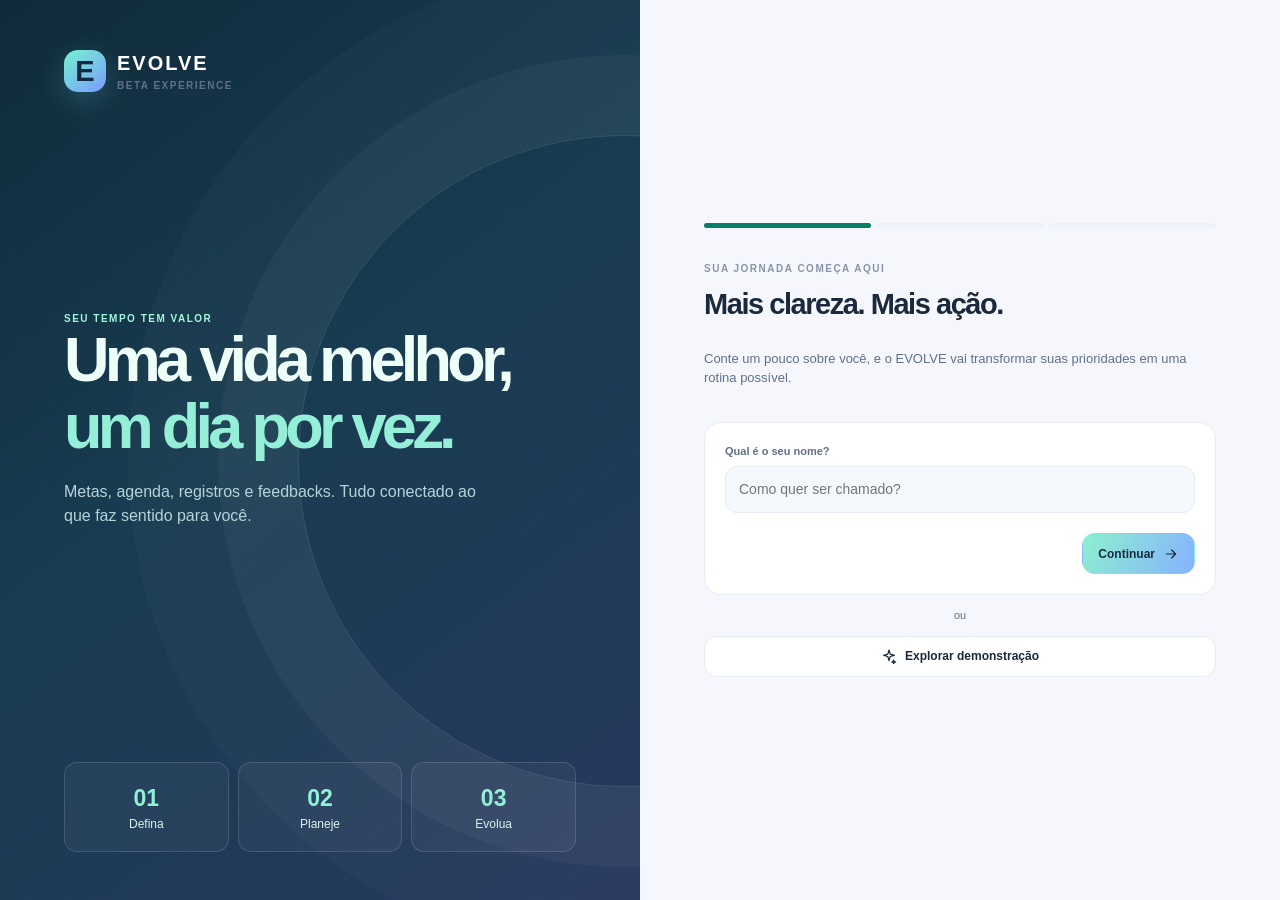
<file: beta/index.html>
<!doctype html>
<html lang="pt-BR">
<head>
<meta charset="utf-8">
<meta name="viewport" content="width=device-width, initial-scale=1, viewport-fit=cover">
<meta name="theme-color" content="#101b2e">
<meta name="apple-mobile-web-app-capable" content="yes">
<meta name="apple-mobile-web-app-status-bar-style" content="black-translucent">
<meta name="apple-mobile-web-app-title" content="EVOLVE">
<meta name="description" content="EVOLVE — suas metas se tornam rotina, rotina se torna progresso.">
<meta name="color-scheme" content="dark light">
<link rel="icon" type="image/svg+xml" href="./icon.svg">
<link rel="apple-touch-icon" href="./apple-touch-icon.png">
<link rel="manifest" href="./manifest.webmanifest">
<link rel="stylesheet" href="./styles.css">
<title>EVOLVE · Seu próximo nível</title>
<script src="./config.js" defer></script>
<script src="./research.js" defer></script>
<script src="./app.js" defer></script>
</head>
<body>
<div id="app" aria-live="polite"><div class="boot"><div class="bootmark">E</div><span>Preparando seu espaço...</span></div></div>
<div id="toastRoot" class="toast-root" aria-live="polite"></div>
</body>
</html>
</file>
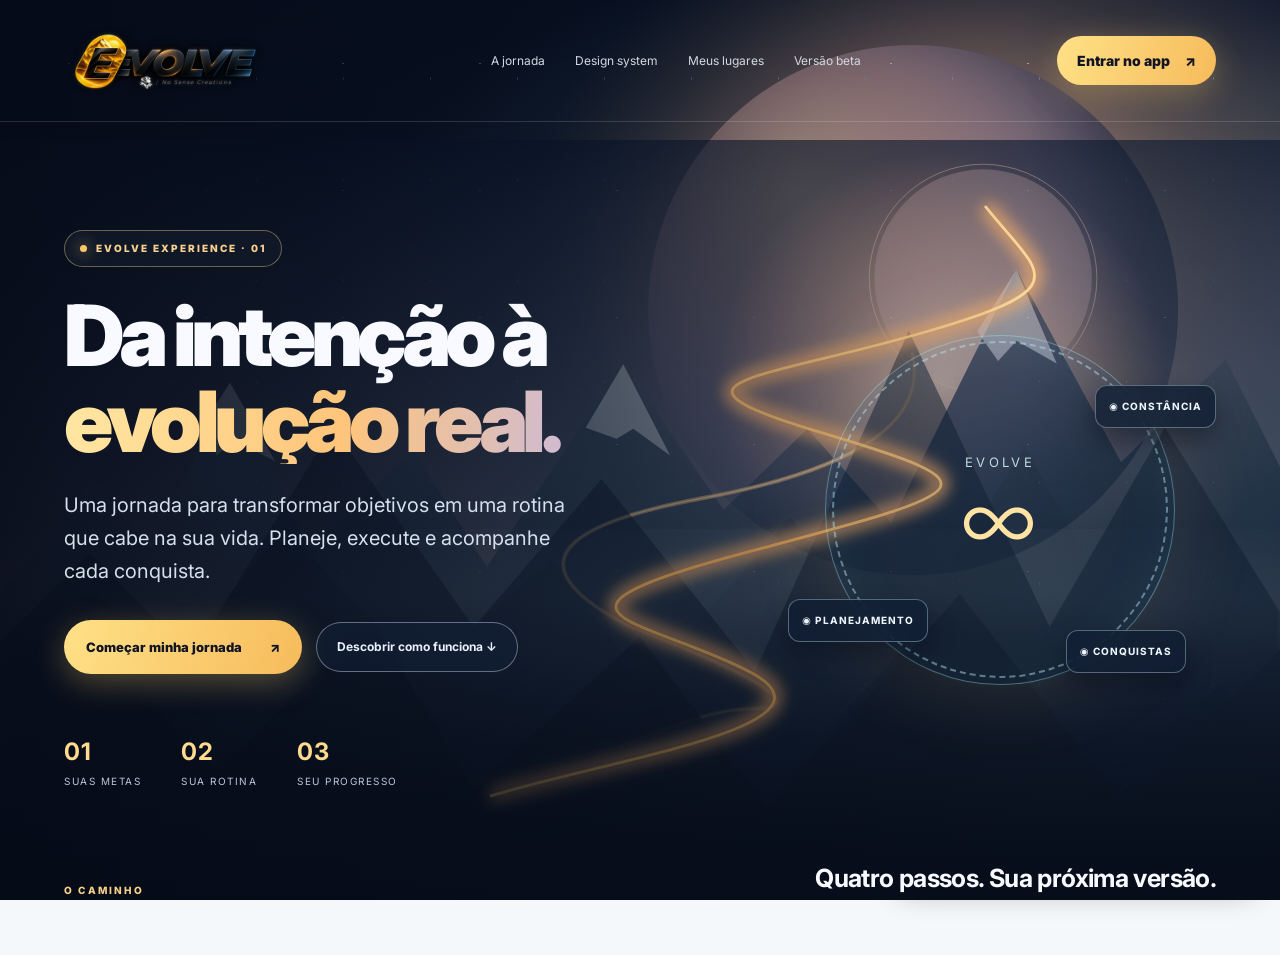
<file: design-lab/index.html>
<!doctype html>
<html lang="pt-BR">
<head>
<meta charset="utf-8">
<meta name="viewport" content="width=device-width, initial-scale=1, viewport-fit=cover">
<meta name="theme-color" content="#121215">
<meta name="apple-mobile-web-app-capable" content="yes">
<meta name="apple-mobile-web-app-status-bar-style" content="black-translucent">
<meta name="apple-mobile-web-app-title" content="EVOLVE">
<meta name="description" content="EVOLVE — suas metas se tornam rotina, rotina se torna progresso.">
<meta name="color-scheme" content="dark light">
<link rel="icon" type="image/svg+xml" href="./icon.svg">
<link rel="apple-touch-icon" href="./apple-touch-icon.png">
<link rel="manifest" href="./manifest.webmanifest">
<link rel="stylesheet" href="./styles.css">
<link rel="stylesheet" href="./design-lab.css">
<link rel="stylesheet" href="./scifi.css">
<link rel="stylesheet" href="./cinematic.css">
<link rel="stylesheet" href="./brand-assets.css">
<link rel="stylesheet" href="./motion-v04.css">
<title>EVOLVE · Da intenção à evolução real | Design Lab</title>
<script src="./config.js" defer></script>
<script src="./research.js" defer></script>
<script src="./app.js" defer></script>
<script src="./scifi.js" defer></script>
<script src="./cinematic.js" defer></script>
<script src="./brand-assets.js" defer></script>
<link rel="preconnect" href="https://fonts.googleapis.com">
<link rel="preconnect" href="https://fonts.gstatic.com" crossorigin>
<link href="https://fonts.googleapis.com/css2?family=Inter:wght@400;500;600;700;800;900&display=swap" rel="stylesheet">
</head>
<body class="evolve-lab">
<div id="evolvePortal" class="evolve-portal" role="dialog" aria-modal="true" aria-labelledby="portalTitle">
  <div class="portal-sky" aria-hidden="true"><div class="portal-planet"></div><div class="portal-stars"></div><div class="portal-land portal-land-back"></div><div class="portal-land portal-land-mid"></div><div class="portal-land portal-land-front"></div>
  <svg class="portal-trail" viewBox="0 0 900 660" preserveAspectRatio="xMidYMid meet"><defs><linearGradient id="trailLight" x1="0" x2=".8" y1="1" y2="0"><stop stop-color="#ffcc64"/><stop offset=".47" stop-color="#f4ad59"/><stop offset="1" stop-color="#ffdd99"/></linearGradient><filter id="trailGlow"><feGaussianBlur stdDeviation="7"/></filter></defs><path d="M130 650 C260 610 520 574 410 516 S150 455 405 387 S680 315 490 258 S410 202 590 151 S725 88 665 13" stroke="#f7a767" stroke-width="15" fill="none" opacity=".6" filter="url(#trailGlow)"/><path d="M130 650 C260 610 520 574 410 516 S150 455 405 387 S680 315 490 258 S410 202 590 151 S725 88 665 13" stroke="url(#trailLight)" stroke-width="3" fill="none" stroke-linecap="round"/></svg></div>
  <header class="portal-header"><div class="portal-brand"><span class="portal-mark">E</span><span>EVOLVE <em>DESIGN LAB</em></span></div><nav aria-label="Navegação da apresentação"><a href="#portalJourney">A jornada</a><a href="./design-system.html">Design system</a><a href="./lugares.html">Meus lugares</a><a href="../beta/">Versão beta</a></nav><button id="portalSkip" class="portal-header-btn" type="button">Entrar no app <span aria-hidden="true">↗</span></button></header>
  <main class="portal-content"><div class="portal-copy"><span class="portal-eyebrow"><span class="portal-live"></span> EVOLVE EXPERIENCE · 01</span><h1 id="portalTitle">Da intenção à <span>evolução real.</span></h1><p>Uma jornada para transformar objetivos em uma rotina que cabe na sua vida. Planeje, execute e acompanhe cada conquista.</p><div class="portal-cta-row"><button id="portalEnter" class="portal-primary" type="button">Começar minha jornada <span>↗</span></button><a href="#portalJourney" class="portal-secondary">Descobrir como funciona ↓</a></div><div class="portal-counters"><div><strong>01</strong><span>Suas metas</span></div><div><strong>02</strong><span>Sua rotina</span></div><div><strong>03</strong><span>Seu progresso</span></div></div></div><div class="portal-hud" aria-hidden="true"><div class="portal-hud-ring"><span>EVOLVE<br><b>∞</b></span></div><span class="portal-hud-tag tag1">◉ PLANEJAMENTO</span><span class="portal-hud-tag tag2">◉ CONSTÂNCIA</span><span class="portal-hud-tag tag3">◉ CONQUISTAS</span></div></main>
  <section id="portalJourney" class="portal-journey" aria-label="Como funciona"><div class="portal-journey-head"><span>O CAMINHO</span><h2>Quatro passos. Sua próxima versão.</h2></div><div class="portal-steps"><button type="button" data-enter="1"><span class="step-num">01</span><span class="step-icon">◎</span><strong>Defina suas metas</strong><small>Escolha o que importa e por onde começar.</small></button><button type="button" data-enter="1"><span class="step-num">02</span><span class="step-icon">▦</span><strong>Planeje sua rotina</strong><small>Encontre espaço para seus objetivos.</small></button><button type="button" data-enter="1"><span class="step-num">03</span><span class="step-icon">◈</span><strong>Execute com foco</strong><small>Registre suas pequenas conquistas.</small></button><button type="button" data-enter="1"><span class="step-num">04</span><span class="step-icon">↗</span><strong>Veja sua evolução</strong><small>Entenda padrões, receba insights e avance.</small></button></div><p class="portal-foot">PEQUENOS PASSOS. GRANDES EVOLUÇÕES. <span>EVOLVE / LAB 0.3</span></p></section>
</div>
<div class="lab-ribbon" role="status"><span class="lab-ribbon__dot" aria-hidden="true"></span><span><b>SCI-FI DESIGN LAB</b> · motion experience</span><a href="./design-system.html">Explorar Motion Kit <span aria-hidden="true">↗</span></a><a href="./lugares.html">Meus lugares <span aria-hidden="true">↗</span></a><a class="lab-ribbon__orig" href="../beta/">Versão atual</a></div>
<div id="app" aria-live="polite"><div class="boot"><div class="bootmark">E</div><span>Preparando seu espaço...</span></div></div>
<div id="toastRoot" class="toast-root" aria-live="polite"></div>
</body>
</html>
</file>
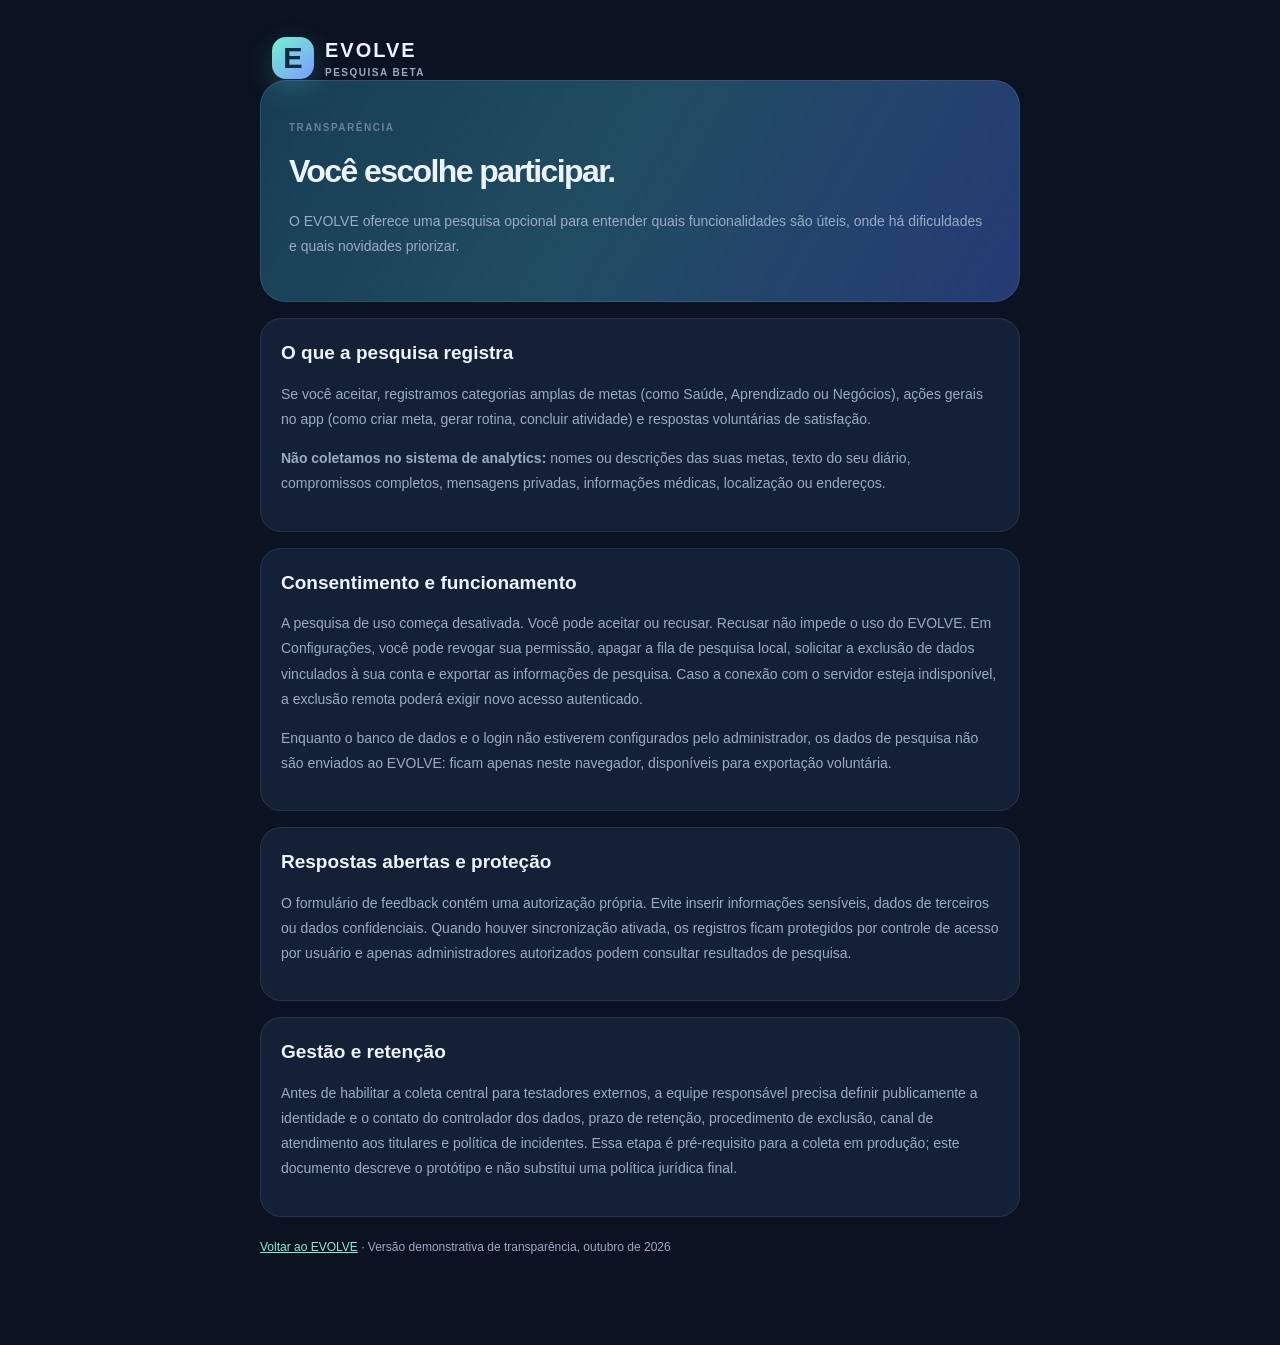
<file: beta/privacidade.html>
<!doctype html><html lang="pt-BR"><head><meta charset="utf-8"><meta name="viewport" content="width=device-width,initial-scale=1"><meta name="color-scheme" content="dark light"><title>EVOLVE · Transparência da Pesquisa Beta</title><link rel="stylesheet" href="./styles.css"><style>main{max-width:800px;margin:auto;padding:35px 20px 75px}.headline{border-radius:26px;background:var(--hero);padding:28px;border:1px solid var(--border)}h1{font-size:32px;letter-spacing:-.05em;margin:10px 0}h2{font-size:19px;margin:0 0 12px}p,li{color:var(--muted);line-height:1.8}.card{margin-top:16px}a{color:var(--mint);text-decoration:underline}.foot{margin-top:20px;color:var(--muted);font-size:12px}</style></head><body><main><div class="brand"><div class="brand-mark">E</div><div><div class="brand-text">EVOLVE</div><div class="brand-sub">PESQUISA BETA</div></div></div><section class="headline"><p class="eyebrow">TRANSPARÊNCIA</p><h1>Você escolhe participar.</h1><p>O EVOLVE oferece uma pesquisa opcional para entender quais funcionalidades são úteis, onde há dificuldades e quais novidades priorizar.</p></section><section class="card"><h2>O que a pesquisa registra</h2><p>Se você aceitar, registramos categorias amplas de metas (como Saúde, Aprendizado ou Negócios), ações gerais no app (como criar meta, gerar rotina, concluir atividade) e respostas voluntárias de satisfação.</p><p><strong>Não coletamos no sistema de analytics:</strong> nomes ou descrições das suas metas, texto do seu diário, compromissos completos, mensagens privadas, informações médicas, localização ou endereços.</p></section><section class="card"><h2>Consentimento e funcionamento</h2><p>A pesquisa de uso começa desativada. Você pode aceitar ou recusar. Recusar não impede o uso do EVOLVE. Em Configurações, você pode revogar sua permissão, apagar a fila de pesquisa local, solicitar a exclusão de dados vinculados à sua conta e exportar as informações de pesquisa. Caso a conexão com o servidor esteja indisponível, a exclusão remota poderá exigir novo acesso autenticado.</p><p>Enquanto o banco de dados e o login não estiverem configurados pelo administrador, os dados de pesquisa não são enviados ao EVOLVE: ficam apenas neste navegador, disponíveis para exportação voluntária.</p></section><section class="card"><h2>Respostas abertas e proteção</h2><p>O formulário de feedback contém uma autorização própria. Evite inserir informações sensíveis, dados de terceiros ou dados confidenciais. Quando houver sincronização ativada, os registros ficam protegidos por controle de acesso por usuário e apenas administradores autorizados podem consultar resultados de pesquisa.</p></section><section class="card"><h2>Gestão e retenção</h2><p>Antes de habilitar a coleta central para testadores externos, a equipe responsável precisa definir publicamente a identidade e o contato do controlador dos dados, prazo de retenção, procedimento de exclusão, canal de atendimento aos titulares e política de incidentes. Essa etapa é pré-requisito para a coleta em produção; este documento descreve o protótipo e não substitui uma política jurídica final.</p></section><p class="foot"><a href="./">Voltar ao EVOLVE</a> · Versão demonstrativa de transparência, outubro de 2026</p></main></body></html>
</file>
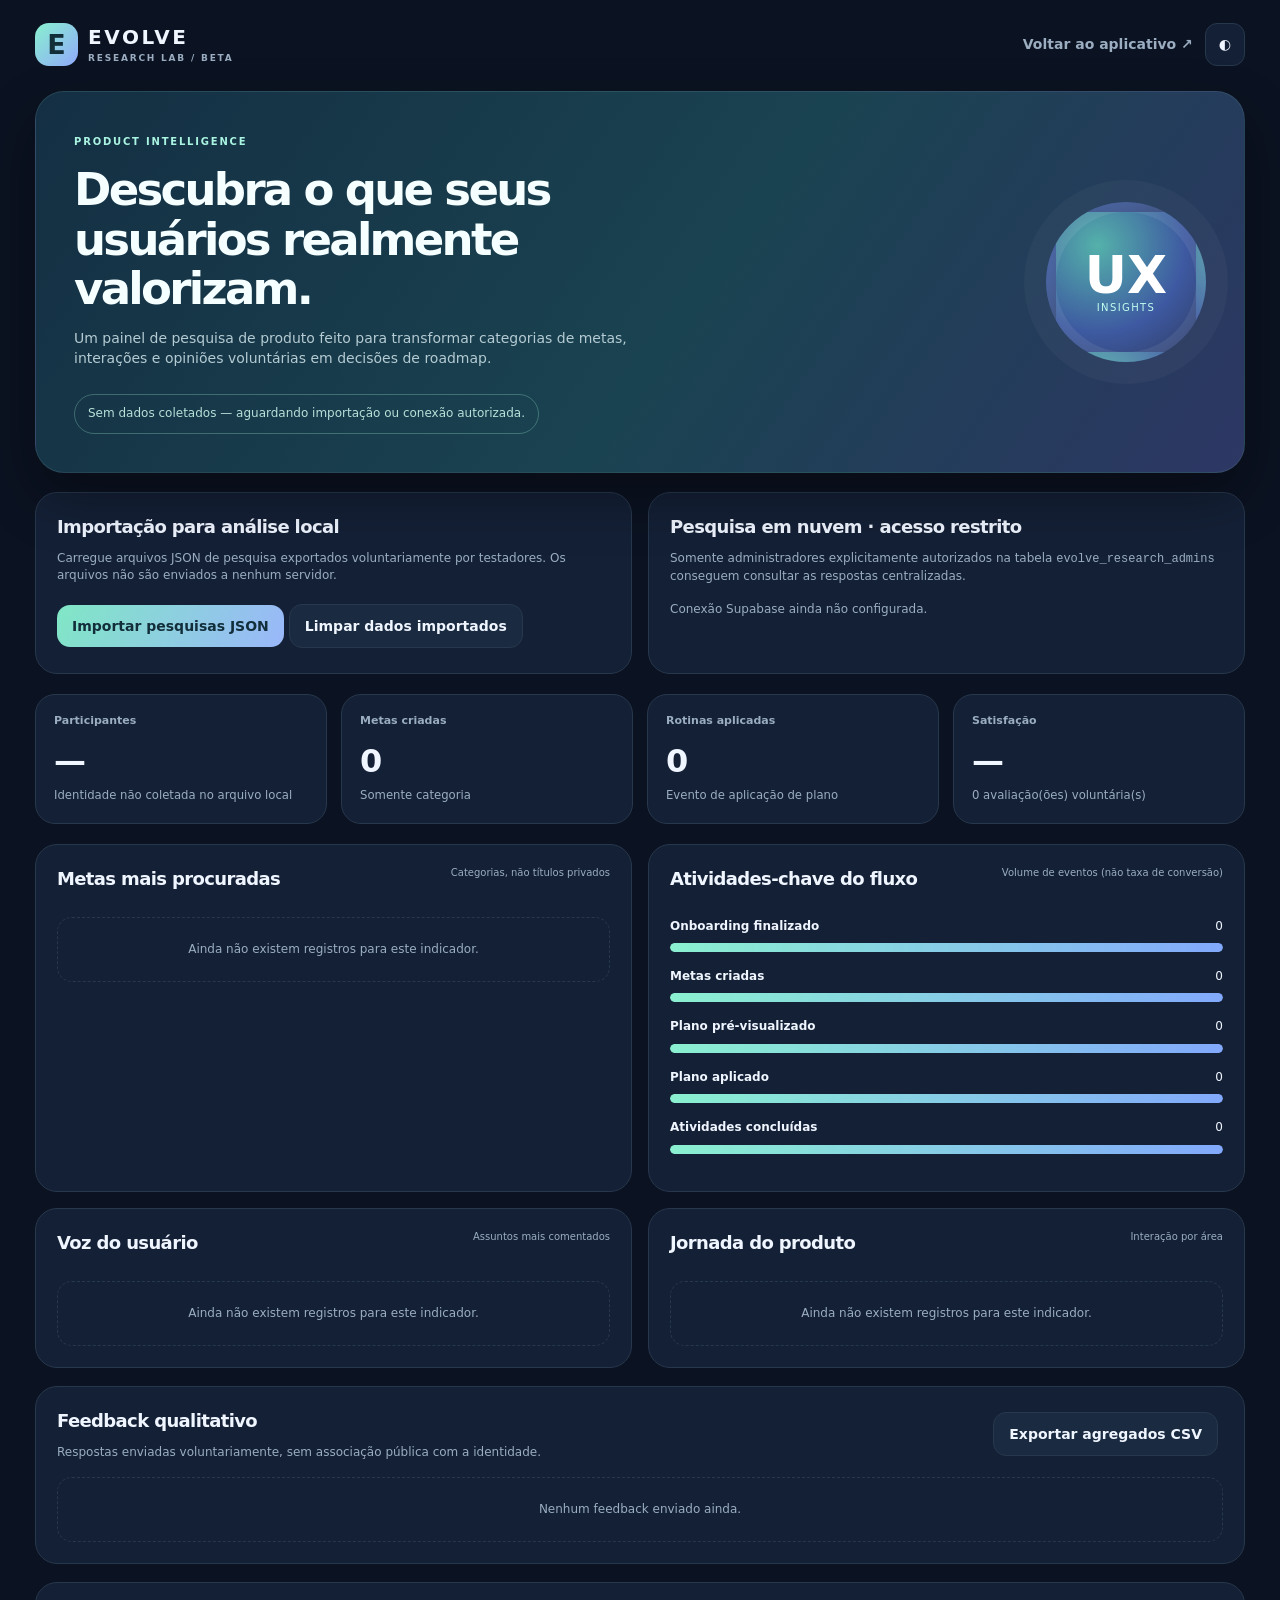
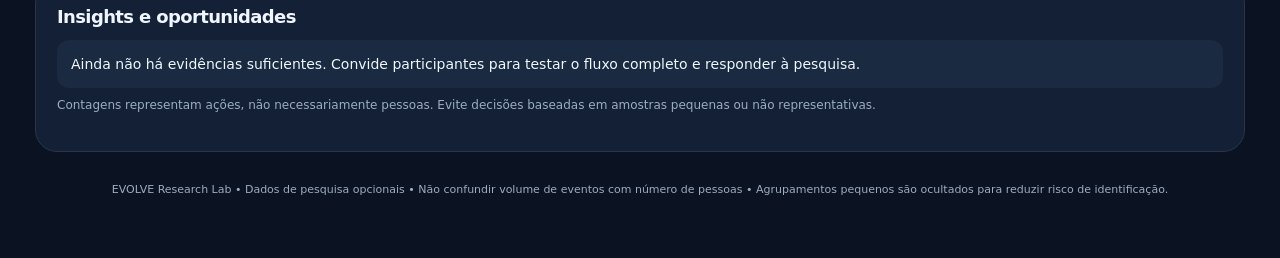
<file: beta/research.html>
<!doctype html><html lang="pt-BR"><head><meta charset="utf-8"><meta name="viewport" content="width=device-width,initial-scale=1,viewport-fit=cover"><meta name="color-scheme" content="dark light"><title>EVOLVE Research · Insights Lab</title><link rel="icon" href="./icon.svg"><link rel="stylesheet" href="./research-dashboard.css"><script src="./config.js" defer></script><script src="./research-dashboard.js" defer></script></head><body><main class="wrap"><header class="top"><div class="brand"><span class="logo">E</span><div><b>EVOLVE</b><small>RESEARCH LAB / BETA</small></div></div><div class="actions"><a href="./">Voltar ao aplicativo ↗</a><button id="theme" title="Alternar tema">◐</button></div></header><section class="hero"><div><span class="eyebrow">PRODUCT INTELLIGENCE</span><h1>Descubra o que seus usuários realmente valorizam.</h1><p>Um painel de pesquisa de produto feito para transformar categorias de metas, interações e opiniões voluntárias em decisões de roadmap.</p><div class="status" id="status">Sem dados coletados — aguardando importação ou conexão autorizada.</div></div><div class="orb"><strong>UX</strong><span>INSIGHTS</span></div></section><section class="controls"><div class="panel"><h2>Importação para análise local</h2><p>Carregue arquivos JSON de pesquisa exportados voluntariamente por testadores. Os arquivos não são enviados a nenhum servidor.</p><label class="btn primary" for="upload">Importar pesquisas JSON</label><input id="upload" type="file" accept="application/json,.json" multiple hidden><button class="btn ghost" id="clear">Limpar dados importados</button></div><div class="panel"><h2>Pesquisa em nuvem · acesso restrito</h2><p>Somente administradores explicitamente autorizados na tabela <code>evolve_research_admins</code> conseguem consultar as respostas centralizadas.</p><div id="login-area" class="auth"><span id="cloud-state">Backend não configurado</span></div></div></section><section class="metric-grid" id="metrics"></section><section class="charts"><article class="panel"><div class="section-top"><h2>Metas mais procuradas</h2><span class="muted">Categorias, não títulos privados</span></div><div id="categories"></div></article><article class="panel"><div class="section-top"><h2>Atividades-chave do fluxo</h2><span class="muted">Volume de eventos (não taxa de conversão)</span></div><div id="funnel"></div></article><article class="panel"><div class="section-top"><h2>Voz do usuário</h2><span class="muted">Assuntos mais comentados</span></div><div id="topics"></div></article><article class="panel"><div class="section-top"><h2>Jornada do produto</h2><span class="muted">Interação por área</span></div><div id="screens"></div></article></section><section class="panel" style="margin-top:18px"><div class="section-top"><div><h2>Feedback qualitativo</h2><p>Respostas enviadas voluntariamente, sem associação pública com a identidade.</p></div><button class="btn ghost" id="export">Exportar agregados CSV</button></div><div id="feedback-list"></div></section><section class="panel research-notes"><h2>Insights e oportunidades</h2><div id="recommendations"></div></section><footer>EVOLVE Research Lab • Dados de pesquisa opcionais • Não confundir volume de eventos com número de pessoas • Agrupamentos pequenos são ocultados para reduzir risco de identificação.</footer></main></body></html>
</file>
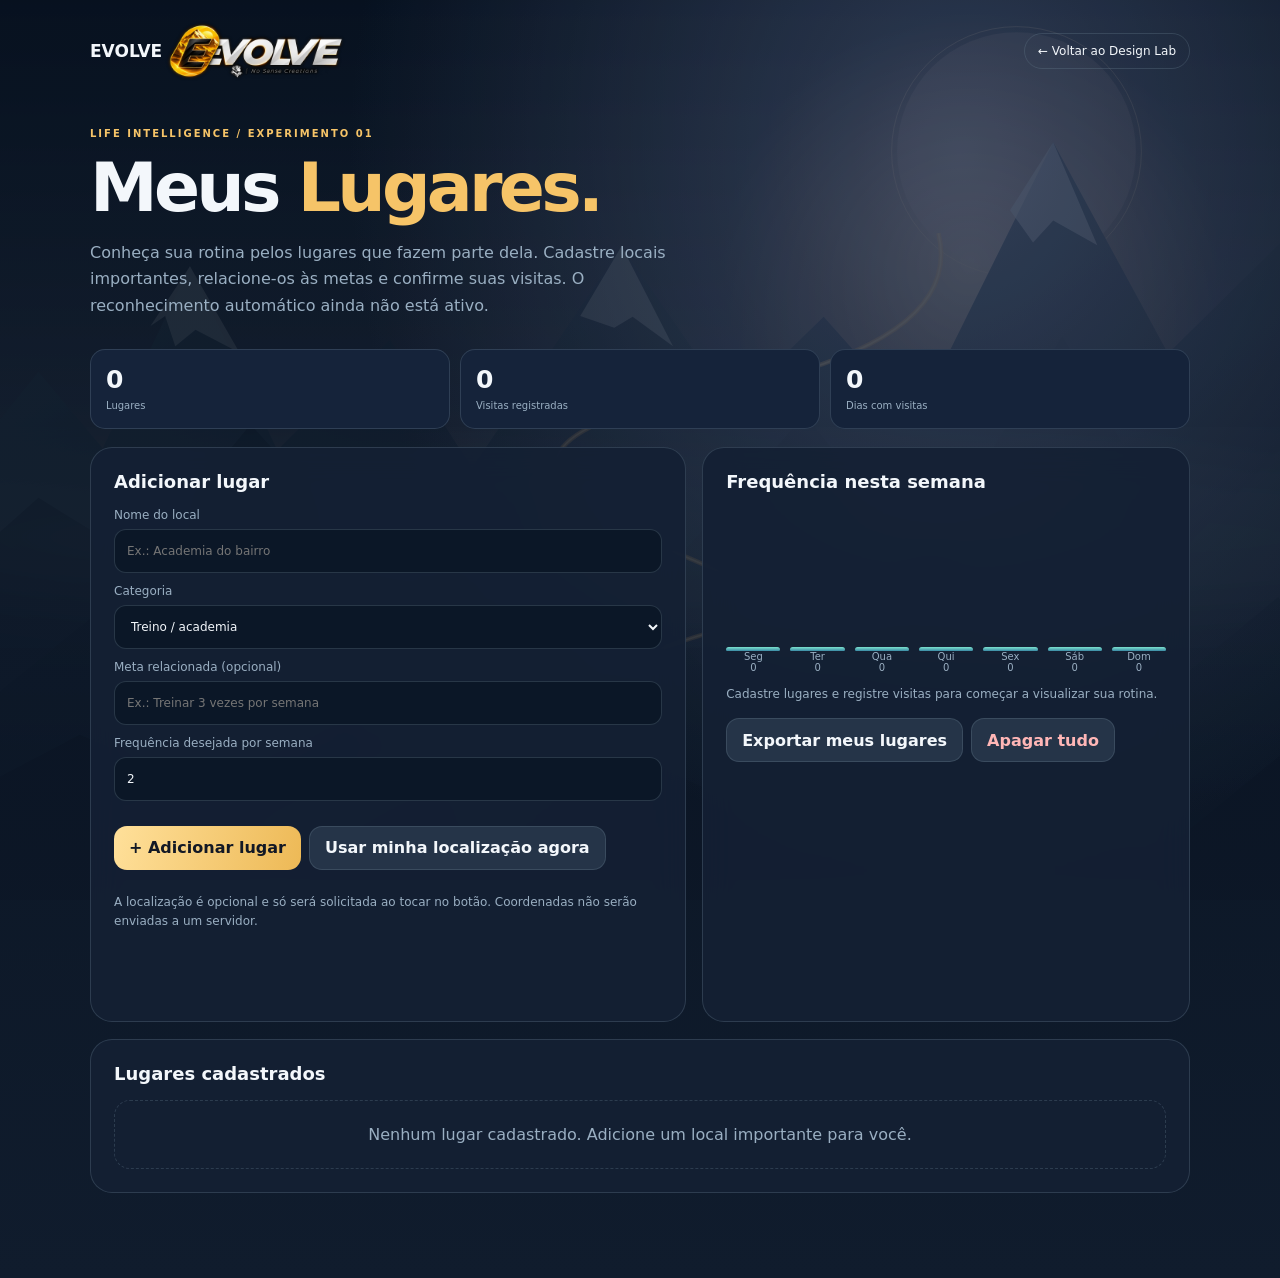
<file: design-lab/lugares.html>
<!doctype html><html lang="pt-BR"><head><meta charset="utf-8"><meta name="viewport" content="width=device-width,initial-scale=1,viewport-fit=cover"><meta name="theme-color" content="#08101c"><title>EVOLVE | Meus Lugares</title><link rel="stylesheet" href="./life.css"><link rel="stylesheet" href="./brand-assets.css"><script src="./brand-assets.js" defer></script></head><body><main class="wrap"><header class="top"><div class="brand"><b>E</b> EVOLVE</div><a href="./">← Voltar ao Design Lab</a></header><section class="hero"><div class="eyebrow">LIFE INTELLIGENCE / EXPERIMENTO 01</div><h1>Meus <em>Lugares.</em></h1><p>Conheça sua rotina pelos lugares que fazem parte dela. Cadastre locais importantes, relacione-os às metas e confirme suas visitas. O reconhecimento automático ainda não está ativo.</p></section><div class="statrow"><div class="stat"><b id="placeCount">0</b><small>Lugares</small></div><div class="stat"><b id="visitCount">0</b><small>Visitas registradas</small></div><div class="stat"><b id="activeDays">0</b><small>Dias com visitas</small></div></div><div class="grid"><section class="panel"><h2>Adicionar lugar</h2><form id="placeForm" class="form"><label>Nome do local<input id="name" maxlength="70" required placeholder="Ex.: Academia do bairro"></label><label>Categoria<select id="category"><option value="academia">Treino / academia</option><option value="trabalho">Trabalho</option><option value="estudo">Estudo</option><option value="compras">Compras</option><option value="pessoal">Vida pessoal</option><option value="outro">Outro</option></select></label><label>Meta relacionada (opcional)<input id="goal" maxlength="90" placeholder="Ex.: Treinar 3 vezes por semana"></label><label>Frequência desejada por semana<input id="target" type="number" min="0" max="14" value="2"></label><div class="actions"><button class="btn primary" type="submit">+ Adicionar lugar</button><button type="button" class="btn" id="gps">Usar minha localização agora</button></div><p class="muted">A localização é opcional e só será solicitada ao tocar no botão. Coordenadas não serão enviadas a um servidor.</p><div class="toast" id="status" role="status"></div></form></section><section class="panel"><h2>Frequência nesta semana</h2><div class="chart" id="chart"></div><p class="muted" id="insight"></p><div class="actions"><button class="btn" id="backup">Exportar meus lugares</button><button class="btn red" id="clear">Apagar tudo</button></div></section></div><section class="panel" style="margin-top:17px"><h2>Lugares cadastrados</h2><div class="locations" id="list"></div></section></main><script src="./life.js"></script></body></html>
</file>
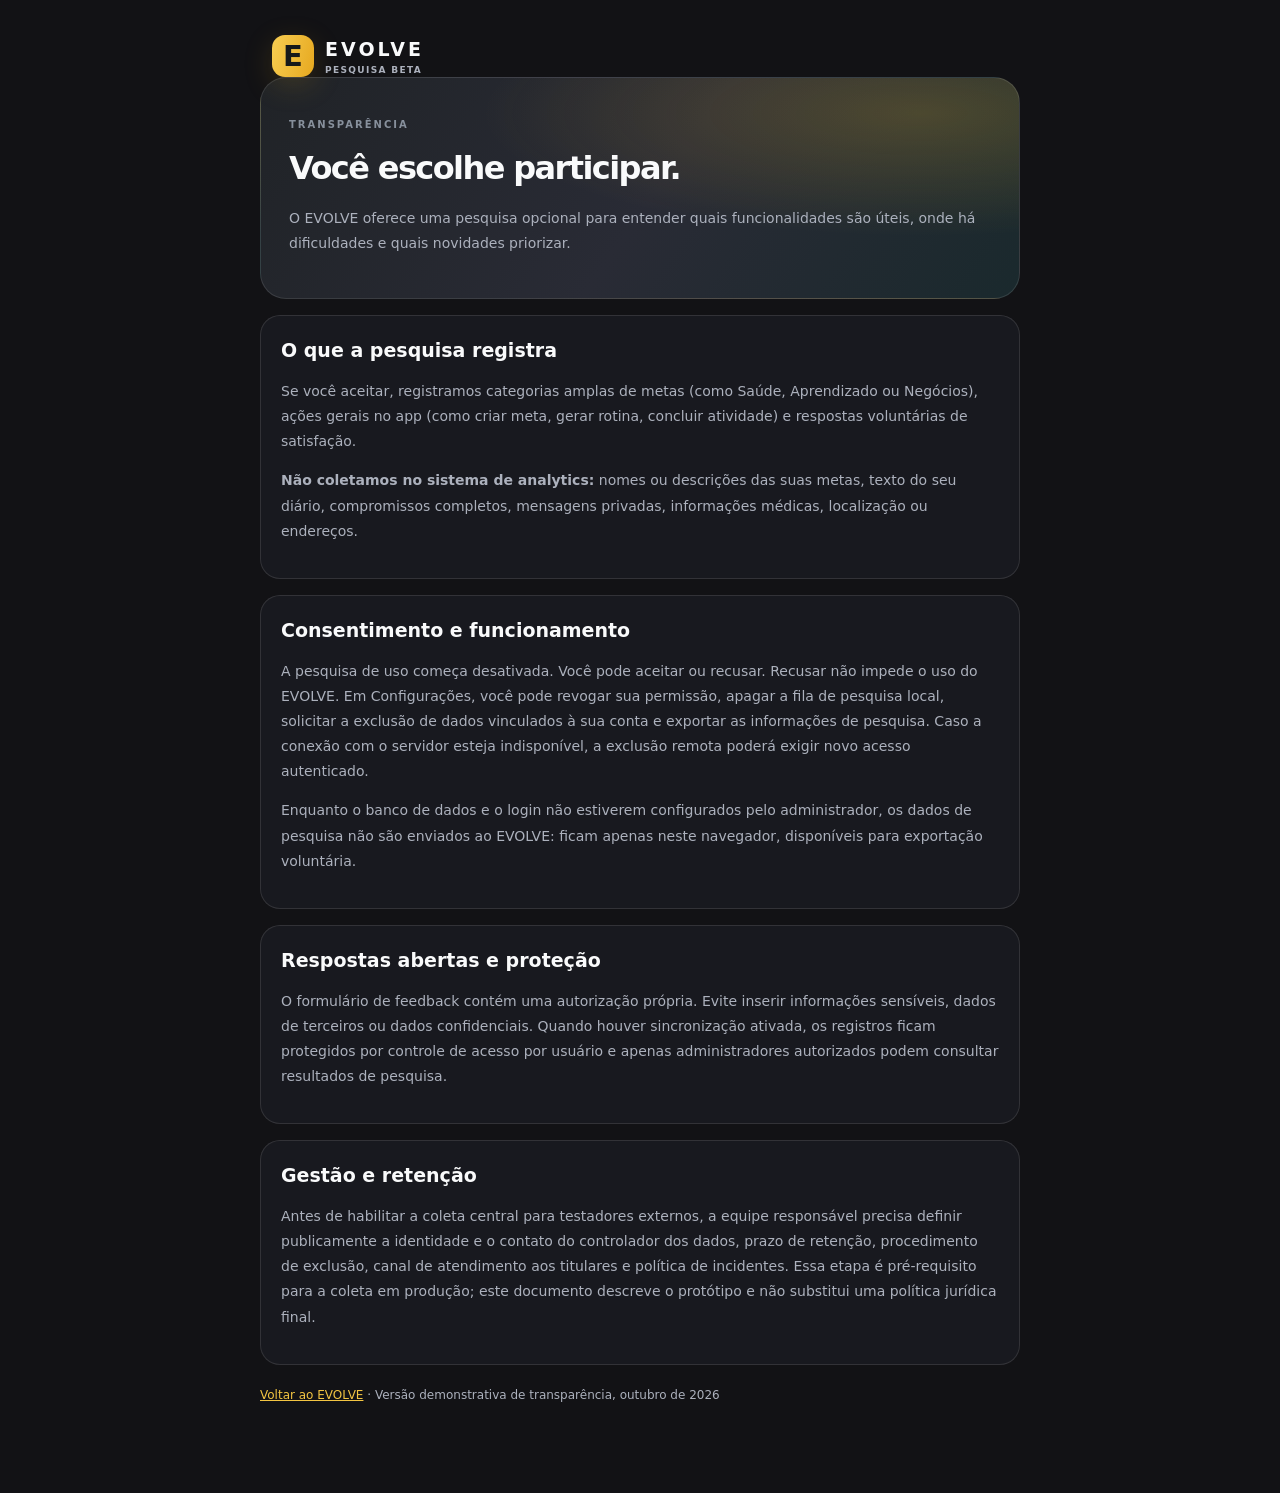
<file: design-lab/privacidade.html>
<!doctype html><html lang="pt-BR"><head><meta charset="utf-8"><meta name="viewport" content="width=device-width,initial-scale=1"><meta name="color-scheme" content="dark light"><title>EVOLVE · Transparência da Pesquisa Beta</title><link rel="stylesheet" href="./styles.css"><link rel="stylesheet" href="./design-lab.css"><style>main{max-width:800px;margin:auto;padding:35px 20px 75px}.headline{border-radius:26px;background:var(--hero);padding:28px;border:1px solid var(--border)}h1{font-size:32px;letter-spacing:-.05em;margin:10px 0}h2{font-size:19px;margin:0 0 12px}p,li{color:var(--muted);line-height:1.8}.card{margin-top:16px}a{color:var(--mint);text-decoration:underline}.foot{margin-top:20px;color:var(--muted);font-size:12px}</style></head><body><main><div class="brand"><div class="brand-mark">E</div><div><div class="brand-text">EVOLVE</div><div class="brand-sub">PESQUISA BETA</div></div></div><section class="headline"><p class="eyebrow">TRANSPARÊNCIA</p><h1>Você escolhe participar.</h1><p>O EVOLVE oferece uma pesquisa opcional para entender quais funcionalidades são úteis, onde há dificuldades e quais novidades priorizar.</p></section><section class="card"><h2>O que a pesquisa registra</h2><p>Se você aceitar, registramos categorias amplas de metas (como Saúde, Aprendizado ou Negócios), ações gerais no app (como criar meta, gerar rotina, concluir atividade) e respostas voluntárias de satisfação.</p><p><strong>Não coletamos no sistema de analytics:</strong> nomes ou descrições das suas metas, texto do seu diário, compromissos completos, mensagens privadas, informações médicas, localização ou endereços.</p></section><section class="card"><h2>Consentimento e funcionamento</h2><p>A pesquisa de uso começa desativada. Você pode aceitar ou recusar. Recusar não impede o uso do EVOLVE. Em Configurações, você pode revogar sua permissão, apagar a fila de pesquisa local, solicitar a exclusão de dados vinculados à sua conta e exportar as informações de pesquisa. Caso a conexão com o servidor esteja indisponível, a exclusão remota poderá exigir novo acesso autenticado.</p><p>Enquanto o banco de dados e o login não estiverem configurados pelo administrador, os dados de pesquisa não são enviados ao EVOLVE: ficam apenas neste navegador, disponíveis para exportação voluntária.</p></section><section class="card"><h2>Respostas abertas e proteção</h2><p>O formulário de feedback contém uma autorização própria. Evite inserir informações sensíveis, dados de terceiros ou dados confidenciais. Quando houver sincronização ativada, os registros ficam protegidos por controle de acesso por usuário e apenas administradores autorizados podem consultar resultados de pesquisa.</p></section><section class="card"><h2>Gestão e retenção</h2><p>Antes de habilitar a coleta central para testadores externos, a equipe responsável precisa definir publicamente a identidade e o contato do controlador dos dados, prazo de retenção, procedimento de exclusão, canal de atendimento aos titulares e política de incidentes. Essa etapa é pré-requisito para a coleta em produção; este documento descreve o protótipo e não substitui uma política jurídica final.</p></section><p class="foot"><a href="./">Voltar ao EVOLVE</a> · Versão demonstrativa de transparência, outubro de 2026</p></main></body></html>
</file>
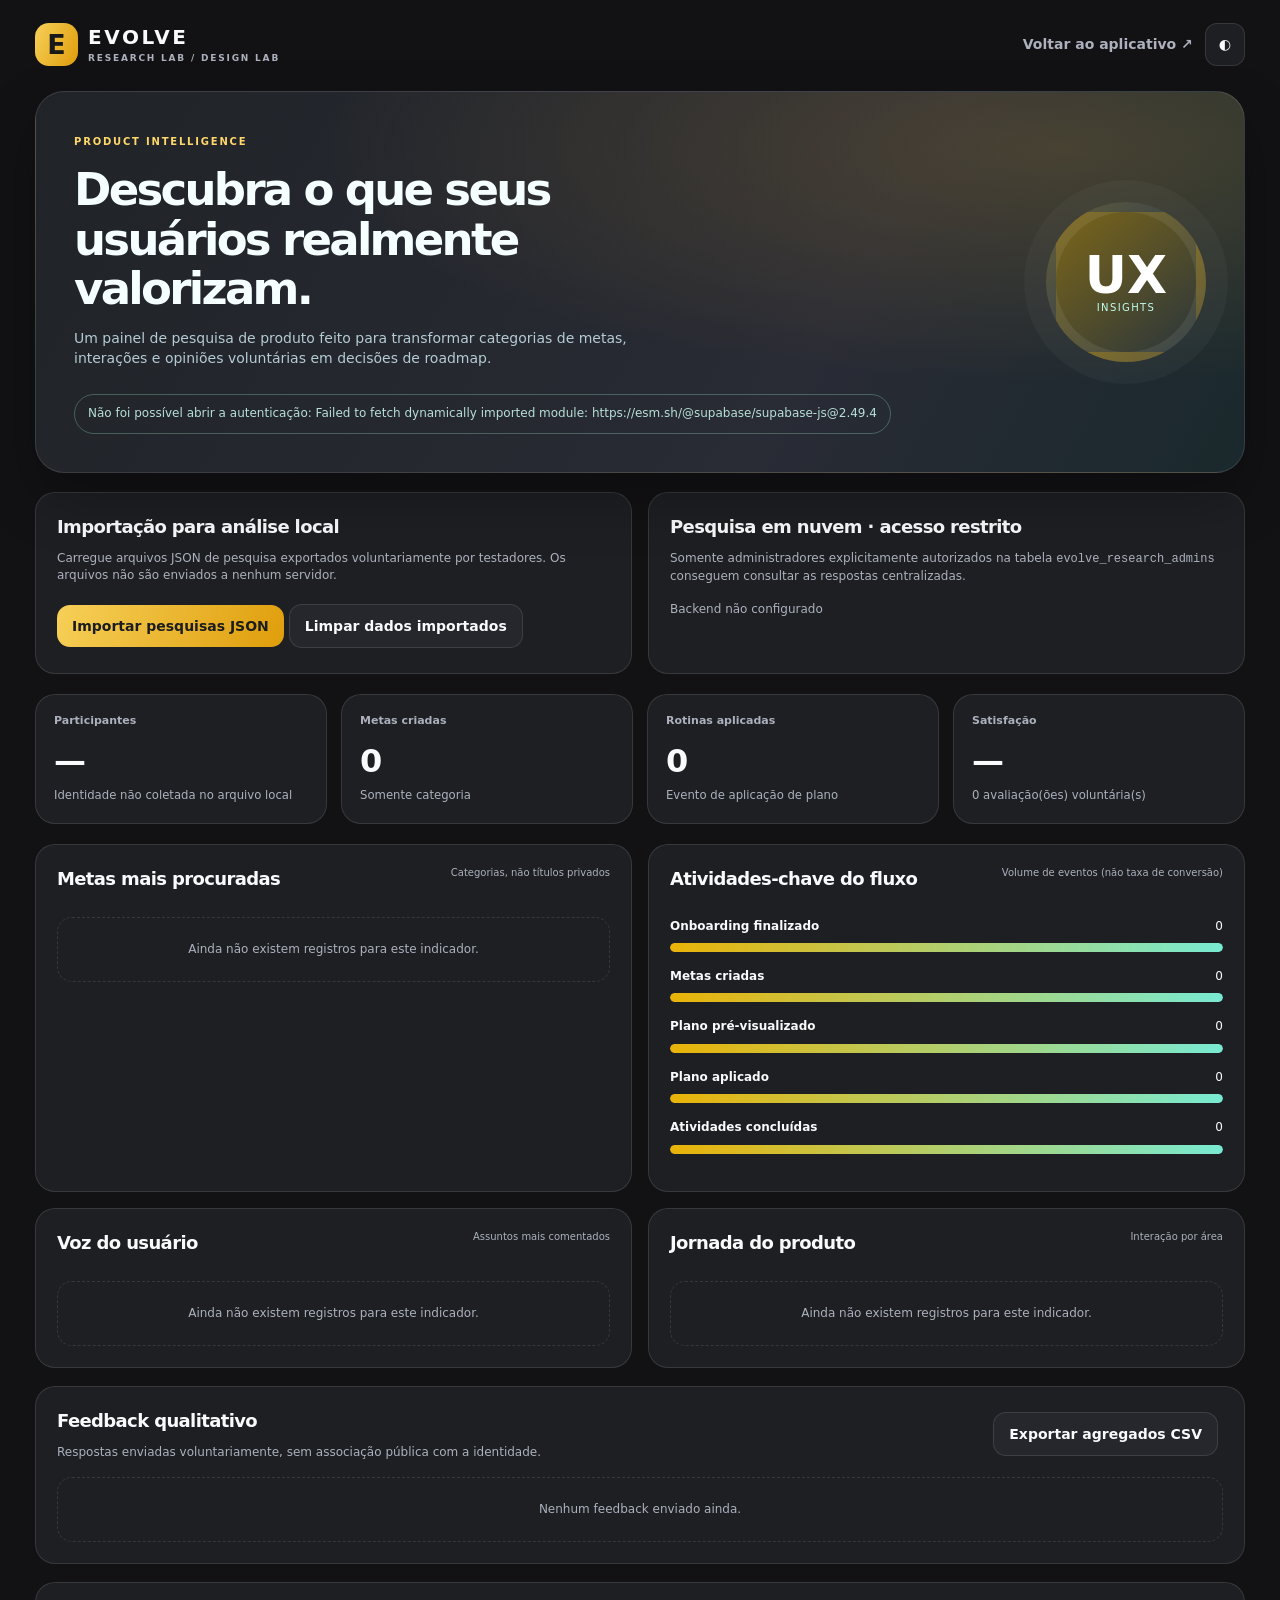
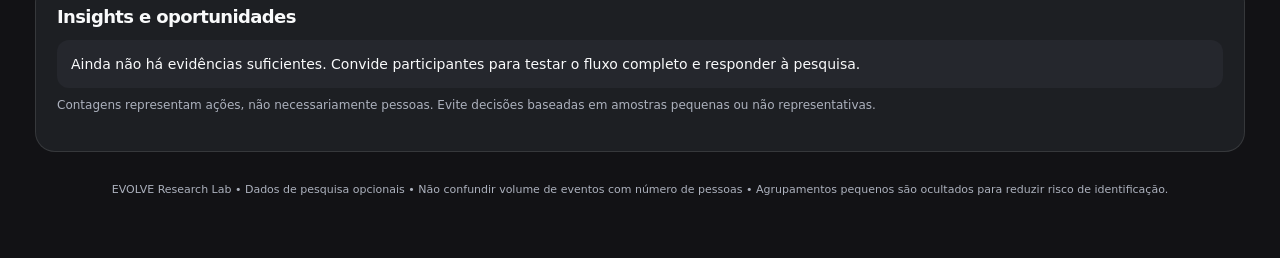
<file: design-lab/research.html>
<!doctype html><html lang="pt-BR"><head><meta charset="utf-8"><meta name="viewport" content="width=device-width,initial-scale=1,viewport-fit=cover"><meta name="color-scheme" content="dark light"><title>EVOLVE Research · Insights Lab</title><link rel="icon" href="./icon.svg"><link rel="stylesheet" href="./research-dashboard.css"><link rel="stylesheet" href="./design-lab-research.css"><script src="./config.js" defer></script><script src="./research-dashboard.js" defer></script></head><body><main class="wrap"><header class="top"><div class="brand"><span class="logo">E</span><div><b>EVOLVE</b><small>RESEARCH LAB / DESIGN LAB</small></div></div><div class="actions"><a href="./">Voltar ao aplicativo ↗</a><button id="theme" title="Alternar tema">◐</button></div></header><section class="hero"><div><span class="eyebrow">PRODUCT INTELLIGENCE</span><h1>Descubra o que seus usuários realmente valorizam.</h1><p>Um painel de pesquisa de produto feito para transformar categorias de metas, interações e opiniões voluntárias em decisões de roadmap.</p><div class="status" id="status">Sem dados coletados — aguardando importação ou conexão autorizada.</div></div><div class="orb"><strong>UX</strong><span>INSIGHTS</span></div></section><section class="controls"><div class="panel"><h2>Importação para análise local</h2><p>Carregue arquivos JSON de pesquisa exportados voluntariamente por testadores. Os arquivos não são enviados a nenhum servidor.</p><label class="btn primary" for="upload">Importar pesquisas JSON</label><input id="upload" type="file" accept="application/json,.json" multiple hidden><button class="btn ghost" id="clear">Limpar dados importados</button></div><div class="panel"><h2>Pesquisa em nuvem · acesso restrito</h2><p>Somente administradores explicitamente autorizados na tabela <code>evolve_research_admins</code> conseguem consultar as respostas centralizadas.</p><div id="login-area" class="auth"><span id="cloud-state">Backend não configurado</span></div></div></section><section class="metric-grid" id="metrics"></section><section class="charts"><article class="panel"><div class="section-top"><h2>Metas mais procuradas</h2><span class="muted">Categorias, não títulos privados</span></div><div id="categories"></div></article><article class="panel"><div class="section-top"><h2>Atividades-chave do fluxo</h2><span class="muted">Volume de eventos (não taxa de conversão)</span></div><div id="funnel"></div></article><article class="panel"><div class="section-top"><h2>Voz do usuário</h2><span class="muted">Assuntos mais comentados</span></div><div id="topics"></div></article><article class="panel"><div class="section-top"><h2>Jornada do produto</h2><span class="muted">Interação por área</span></div><div id="screens"></div></article></section><section class="panel" style="margin-top:18px"><div class="section-top"><div><h2>Feedback qualitativo</h2><p>Respostas enviadas voluntariamente, sem associação pública com a identidade.</p></div><button class="btn ghost" id="export">Exportar agregados CSV</button></div><div id="feedback-list"></div></section><section class="panel research-notes"><h2>Insights e oportunidades</h2><div id="recommendations"></div></section><footer>EVOLVE Research Lab • Dados de pesquisa opcionais • Não confundir volume de eventos com número de pessoas • Agrupamentos pequenos são ocultados para reduzir risco de identificação.</footer></main></body></html>
</file>
<file: beta/styles.css>
:root{font-family:-apple-system,BlinkMacSystemFont,"SF Pro Display","Segoe UI",sans-serif;font-synthesis:none;color-scheme:dark;--bg:#0b1221;--surface:#142036;--surface2:#1a2842;--soft:#1d2b43;--border:rgba(202,224,255,.1);--ink:#edf4ff;--muted:#9cabc2;--muted2:#6d8099;--mint:#8af0d0;--blue:#83a7ff;--violet:#bcacff;--orange:#f9c78e;--red:#ff999e;--shadow:0 25px 65px rgba(0,0,0,.2);--hero:linear-gradient(120deg,#173d54 0%,#204c62 46%,#253b74 100%);--glass:rgba(18,30,48,.8);--nav:rgba(19,30,48,.9)}
:root[data-theme="light"]{color-scheme:light;--bg:#f5f7fc;--surface:#fff;--surface2:#f5f8fd;--soft:#eef2f9;--border:#e7ecf4;--ink:#1b293d;--muted:#60708b;--muted2:#8795a8;--mint:#087e67;--blue:#476bd8;--violet:#6f55c2;--orange:#af631c;--red:#ca505c;--shadow:0 18px 60px rgba(31,56,99,.08);--hero:linear-gradient(120deg,#d7f6ec 0%,#dbeeff 52%,#ebdfff 100%);--glass:rgba(255,255,255,.9);--nav:rgba(255,255,255,.93)}
*{box-sizing:border-box}html{scroll-behavior:smooth;-webkit-text-size-adjust:100%}body{margin:0;min-height:100dvh;background:var(--bg);color:var(--ink);font-size:14px;line-height:1.5}button,input,select,textarea{font:inherit}button{cursor:pointer}a{color:inherit;text-decoration:none}::selection{background:rgba(130,240,207,.3)}button:focus-visible,input:focus-visible,textarea:focus-visible,select:focus-visible{outline:3px solid var(--mint);outline-offset:3px}
.app-shell{display:flex;min-height:100dvh;max-width:1920px;margin:auto}.sidebar{width:260px;flex-shrink:0;padding:28px 17px;border-right:1px solid var(--border);display:flex;flex-direction:column;gap:28px;position:sticky;top:0;height:100dvh;background:var(--glass);backdrop-filter:blur(24px);z-index:30}.brand{display:flex;align-items:center;gap:11px;padding:0 12px}.brand-mark{width:42px;height:42px;border-radius:14px;display:grid;place-items:center;background:linear-gradient(140deg,#75f3ce,#7b9bff);color:#132a41;font-weight:950;font-size:29px;box-shadow:0 9px 28px rgba(103,209,216,.23)}.brand-text{font-weight:900;font-size:20px;letter-spacing:.1em}.brand-sub{font-size:10px;font-weight:750;letter-spacing:.15em;color:var(--muted)}.sidebar-label,.eyebrow{font-weight:800;font-size:10px;letter-spacing:.15em;text-transform:uppercase;color:var(--muted2)}.sidebar-label{padding:0 16px;margin-bottom:8px}.nav-stack{display:flex;flex-direction:column;gap:4px}.nav-btn{border:0;background:transparent;color:var(--muted);width:100%;display:flex;align-items:center;text-align:left;gap:13px;padding:13px 15px;border-radius:13px;font-weight:700;transition:.18s}.nav-btn:hover{background:var(--soft);color:var(--ink)}.nav-btn.active{color:var(--ink);background:var(--soft)}.nav-btn.active .nav-icon{color:var(--mint)}.nav-icon{display:grid;place-items:center;width:20px}.nav-icon svg,.inline-icon svg{width:19px;height:19px;stroke-width:1.8}.sidebar-bottom{margin-top:auto;display:grid;gap:10px}.side-tip{border:1px solid var(--border);padding:16px;border-radius:18px;background:linear-gradient(135deg,rgba(138,240,208,.07),rgba(131,167,255,.06))}.side-tip strong{display:block;margin:8px 0 4px}.side-tip p{font-size:12px;color:var(--muted);margin:0}.mini-user{display:flex;align-items:center;gap:10px;padding:8px 10px}.avatar{height:36px;width:36px;display:grid;place-items:center;border-radius:13px;background:linear-gradient(145deg,#9bebd1,#9cb6fa);color:#1b3750;font-weight:900}.mini-user small{display:block;color:var(--muted)}.main{min-width:0;flex:1}.main-inner{max-width:1200px;margin:0 auto;padding:32px 44px 110px}.topbar{display:flex;align-items:center;justify-content:space-between;gap:15px;margin-bottom:26px}.title-stack h1{margin:5px 0 0;font-size:clamp(26px,3vw,37px);letter-spacing:-.055em;line-height:1.18;font-weight:820}.title-stack p{margin:8px 0 0;color:var(--muted)}.top-actions{display:flex;align-items:center;gap:9px}.icon-button{height:42px;width:42px;display:grid;place-items:center;border:1px solid var(--border);background:var(--surface);border-radius:14px;color:var(--ink)}.icon-button svg{width:19px;height:19px}.connection-pill,.tag{border:1px solid var(--border);background:var(--surface);padding:7px 11px;border-radius:999px;color:var(--muted);font-size:11px;font-weight:750;display:inline-flex;align-items:center;gap:7px}.status-dot{width:7px;height:7px;border-radius:50%;background:var(--orange)}.status-dot.online{background:var(--mint)}
.hero{background:var(--hero);min-height:245px;border:1px solid rgba(152,231,226,.14);border-radius:29px;padding:30px 34px;display:grid;grid-template-columns:1fr auto;align-items:center;gap:25px;position:relative;overflow:hidden;box-shadow:var(--shadow)}.hero::after{content:'';position:absolute;width:340px;height:340px;right:-100px;top:-140px;border:1px solid rgba(255,255,255,.1);border-radius:50%;box-shadow:0 0 0 50px rgba(255,255,255,.03),0 0 0 110px rgba(255,255,255,.018);pointer-events:none}.hero .eyebrow{color:#a2f6dd}:root[data-theme="light"] .hero .eyebrow{color:#4f8490}.hero h2{font-size:clamp(27px,3vw,38px);letter-spacing:-.05em;line-height:1.13;margin:15px 0;color:var(--ink)}.hero p{max-width:430px;color:var(--muted);margin:0 0 21px}.hero-cta{display:flex;gap:9px;flex-wrap:wrap}.hero-orbit{height:168px;width:168px;border-radius:50%;display:grid;place-items:center;background:conic-gradient(var(--mint) var(--progress,0%),rgba(255,255,255,.13) 0);position:relative;z-index:1;box-shadow:0 0 42px rgba(118,239,211,.17)}.hero-orbit::before{content:'';position:absolute;inset:13px;background:#213f55;border-radius:50%}:root[data-theme="light"] .hero-orbit::before{background:#e3f6f2}.orbit-text{position:relative;text-align:center}.orbit-text b{display:block;font-size:43px;letter-spacing:-.08em;line-height:1}.orbit-text span{color:var(--muted);font-size:11px;font-weight:700}
.btn{border:1px solid transparent;border-radius:13px;padding:10px 15px;min-height:41px;display:inline-flex;justify-content:center;align-items:center;gap:8px;font-size:12px;font-weight:800;transition:transform .17s,filter .17s;color:var(--ink);background:var(--soft)}.btn:hover{filter:brightness(1.07);transform:translateY(-1px)}.btn:disabled{opacity:.45;cursor:not-allowed}.btn svg{width:16px;height:16px}.btn.primary{background:linear-gradient(115deg,#8bf0cf,#87b2ff);color:#172c41}.btn.ghost{border-color:var(--border);background:var(--surface)}.btn.danger{background:rgba(255,119,137,.1);color:var(--red);border-color:rgba(255,119,137,.22)}.btn.small{min-height:34px;padding:7px 10px;font-size:11px;border-radius:11px}.btn.full{width:100%}
.section-head{display:flex;justify-content:space-between;align-items:flex-end;gap:15px;margin:32px 0 15px}.section-head h2{margin:0;font-size:18px;letter-spacing:-.035em}.section-head p{margin:4px 0 0;font-size:12px;color:var(--muted)}.section-head .eyebrow{margin-bottom:5px}.section-link{font-size:12px;font-weight:750;color:var(--mint);background:none;border:none;white-space:nowrap}.grid{display:grid;gap:15px}.grid.four{grid-template-columns:repeat(4,minmax(0,1fr))}.grid.three{grid-template-columns:repeat(3,minmax(0,1fr))}.grid.two{grid-template-columns:repeat(2,minmax(0,1fr))}.card{background:var(--surface);border:1px solid var(--border);border-radius:21px;padding:20px;min-width:0}.stat-card{min-height:140px}.stat-kicker{display:flex;justify-content:space-between;align-items:center;color:var(--muted);font-weight:650;font-size:12px}.stat-kicker .mini-icon{width:33px;height:33px;border-radius:12px;background:var(--soft);display:grid;place-items:center;color:var(--mint)}.stat-kicker .mini-icon svg{width:17px;height:17px}.stat-value{font-size:31px;font-weight:850;letter-spacing:-.06em;margin-top:10px;line-height:1.1}.stat-sub{font-size:11px;color:var(--muted);margin-top:7px}.goal-card{display:flex;flex-direction:column;gap:14px;min-height:173px}.goal-top{display:flex;align-items:start;justify-content:space-between;gap:12px}.goal-icon{width:42px;height:42px;border-radius:14px;background:var(--soft);display:grid;place-items:center;font-size:19px}.goal-name{font-weight:820;font-size:15px;letter-spacing:-.025em}.goal-desc{font-size:11px;color:var(--muted);margin-top:2px}.goal-metrics{display:flex;align-items:end;justify-content:space-between;gap:10px}.goal-metrics b{font-size:23px;letter-spacing:-.05em}.goal-metrics small{color:var(--muted);font-size:11px}.progress-track{height:7px;background:var(--soft);border-radius:100px;overflow:hidden}.progress-fill{height:100%;background:linear-gradient(90deg,#68dcba,#7d9ff5);border-radius:100px;transition:width .35s}.list-stack{display:grid;gap:9px}.task-row{display:flex;align-items:center;gap:12px;border:1px solid var(--border);background:var(--surface);padding:12px 14px;border-radius:15px;min-width:0}.task-row .task-time{width:48px;flex-shrink:0;font-weight:800;color:var(--muted);font-size:12px}.task-main{min-width:0;flex:1}.task-main strong{display:block;white-space:nowrap;overflow:hidden;text-overflow:ellipsis;font-size:12px}.task-main small{display:block;color:var(--muted);font-size:10px}.task-status{font-size:10px;color:var(--muted);border-radius:999px;background:var(--soft);padding:5px 9px;white-space:nowrap}.task-status.done{color:var(--mint)}.check-btn{border:1.5px solid var(--muted2);border-radius:9px;background:transparent;width:28px;height:28px;display:grid;place-items:center;color:transparent;flex-shrink:0}.check-btn.done{background:var(--mint);border-color:var(--mint);color:#14362f}.check-btn svg{width:17px}.scroll-x{overflow-x:auto;scrollbar-width:thin}.week-strip{display:grid;grid-template-columns:repeat(7,minmax(72px,1fr));gap:7px}.day-pill{padding:12px 5px;border:1px solid var(--border);background:var(--surface);border-radius:15px;text-align:center;color:var(--muted);font-weight:700}.day-pill b{display:block;color:var(--ink);font-size:18px;margin:4px 0}.day-pill.selected{border-color:rgba(126,229,207,.65);background:linear-gradient(165deg,rgba(112,234,206,.13),rgba(101,141,242,.10))}.day-pill.today b{color:var(--mint)}.week-nav{display:flex;align-items:center;gap:8px}.week-nav button{border:1px solid var(--border);background:var(--surface);color:var(--ink);width:33px;height:33px;border-radius:11px}.bar-chart{display:flex;gap:12px;height:180px;align-items:flex-end;padding:14px 2px 0}.bar-slot{flex:1;display:flex;flex-direction:column;align-items:center;justify-content:flex-end;gap:9px;height:100%;min-width:0}.bar-slot .bar{width:min(100%,35px);background:linear-gradient(180deg,#7fbdf1,#7ee8c5);border-radius:10px 10px 4px 4px;min-height:5px;position:relative}.bar-slot .bar.dim{background:var(--soft)}.bar-slot label{font-size:10px;color:var(--muted)}.bar-slot .tip{font-size:9px;color:var(--muted)}.feedback{display:flex;gap:12px;border:1px solid var(--border);border-radius:16px;padding:14px;background:var(--surface2)}.feedback-icon{height:34px;width:34px;flex-shrink:0;display:grid;place-items:center;border-radius:11px;background:rgba(138,240,208,.1);color:var(--mint)}.feedback strong{font-size:12px}.feedback p{font-size:12px;color:var(--muted);margin:4px 0 0}.empty{text-align:center;padding:33px 18px;border:1px dashed var(--border);border-radius:18px;color:var(--muted)}.empty-icon{font-size:32px;margin-bottom:9px}.empty strong{display:block;color:var(--ink)}.empty p{font-size:12px;margin:8px auto 16px;max-width:380px}.divider{height:1px;background:var(--border);margin:17px 0}
.field{display:grid;gap:7px;min-width:0}.field label,.field-label{color:var(--muted);font-weight:750;font-size:11px}.field input,.field select,.field textarea,.input{width:100%;border:1px solid var(--border);background:var(--surface2);border-radius:12px;color:var(--ink);padding:12px 13px;outline:none;min-width:0;min-height:45px}.field textarea{min-height:87px;resize:vertical}.field small{color:var(--muted)}input[type="range"]{accent-color:var(--mint)}.form-grid{display:grid;grid-template-columns:repeat(2,minmax(0,1fr));gap:14px}.form-actions{display:flex;justify-content:flex-end;gap:8px;margin-top:20px;flex-wrap:wrap}.chip-group{display:flex;gap:7px;flex-wrap:wrap}.chip{border:1px solid var(--border);background:var(--surface2);color:var(--muted);border-radius:999px;padding:8px 12px;font-size:11px;font-weight:750}.chip.selected{color:var(--ink);border-color:var(--mint);background:rgba(138,240,208,.11)}.hint{color:var(--muted);font-size:12px;margin:7px 0}.modal-backdrop{position:fixed;inset:0;background:rgba(2,7,15,.72);z-index:80;display:grid;place-items:center;padding:18px;backdrop-filter:blur(10px)}.modal{width:min(100%,600px);max-height:min(90dvh,790px);overflow-y:auto;background:var(--surface);border:1px solid var(--border);box-shadow:0 35px 90px rgba(0,0,0,.35);border-radius:25px;padding:24px}.modal header{display:flex;justify-content:space-between;align-items:center;margin-bottom:19px}.modal h2{font-size:20px;margin:0}.modal header button{background:var(--soft);border:0;border-radius:10px;color:var(--ink);height:34px;width:34px}.tag.accent{border-color:rgba(138,240,208,.28);color:var(--mint)}.segmented{display:flex;background:var(--soft);border-radius:13px;padding:4px;gap:3px}.segmented button{border:0;border-radius:10px;background:transparent;color:var(--muted);padding:8px 12px;flex:1;font-size:11px;font-weight:750}.segmented button.active{background:var(--surface);color:var(--ink);box-shadow:0 2px 8px rgba(0,0,0,.09)}.callout{border:1px solid rgba(138,240,208,.25);background:rgba(138,240,208,.06);border-radius:15px;padding:14px;color:var(--muted);font-size:12px}.callout strong{color:var(--ink)}.muted{color:var(--muted)}.tiny{font-size:11px}.toolbar{display:flex;justify-content:space-between;gap:8px;align-items:center;flex-wrap:wrap}.tabs-mobile{display:none}.toast-root{position:fixed;bottom:25px;right:24px;z-index:120;display:grid;gap:8px}.toast{background:#203749;color:#edfff8;border:1px solid #346a68;padding:12px 17px;border-radius:13px;box-shadow:0 16px 30px rgba(0,0,0,.3);font-size:12px;max-width:360px}.chat-space{display:flex;flex-direction:column;gap:12px;height:min(48dvh,450px);overflow-y:auto;scrollbar-width:thin;padding:15px 4px}.bubble{max-width:88%;padding:12px 15px;border-radius:18px;background:var(--soft);color:var(--ink);font-size:12px;line-height:1.7}.bubble.me{align-self:flex-end;background:linear-gradient(135deg,#77d6c3,#91aefc);color:#163044}.bubble.bot{align-self:flex-start}.chat-input{display:flex;gap:8px}.chat-input input{flex:1;min-width:0;background:var(--surface2);color:var(--ink);border:1px solid var(--border);padding:12px;border-radius:13px}.chart-legend{display:flex;align-items:center;gap:12px;color:var(--muted);font-size:11px}.legend-dot{width:9px;height:9px;border-radius:4px;background:var(--mint);display:inline-block;margin-right:5px}.setting-row{display:flex;align-items:center;justify-content:space-between;gap:12px;padding:15px 0;border-bottom:1px solid var(--border)}.setting-row strong{display:block;font-size:13px}.setting-row small{display:block;color:var(--muted);font-size:11px;margin-top:4px}.switch{background:var(--soft);border-radius:15px;padding:3px;width:50px;min-width:50px;height:29px;border:1px solid var(--border);display:flex;align-items:center}.switch.on{background:var(--mint);justify-content:flex-end}.switch i{display:block;height:21px;width:21px;background:var(--surface);border-radius:50%;box-shadow:0 1px 3px #0002}.switch.on i{background:#1e3c41}.onboard-screen{min-height:100dvh;display:grid;grid-template-columns:1fr 1fr;background:var(--bg)}.onboard-left{padding:48px clamp(25px,5vw,90px);display:flex;flex-direction:column;justify-content:space-between;background:linear-gradient(143deg,#102b3a 0%,#183c51 45%,#28385e 100%);position:relative;overflow:hidden;color:#edfff8}.onboard-left::before{content:'';width:650px;height:650px;border-radius:50%;position:absolute;right:-310px;top:15%;border:1px solid #ffffff20;box-shadow:0 0 0 80px #ffffff09,0 0 0 170px #ffffff05}.onboard-left h1{font-size:clamp(36px,5vw,63px);letter-spacing:-.075em;line-height:1.06;margin:0 0 20px;position:relative}.onboard-left p{font-size:16px;color:#b6d3d9;max-width:420px;position:relative}.onboard-left .brand{padding:0;position:relative}.onboard-left .brand-text{color:#fff}.onboard-right{padding:45px clamp(25px,5vw,85px);display:flex;flex-direction:column;justify-content:center;max-width:760px;width:100%;margin:0 auto}.onboard-right h2{font-size:29px;letter-spacing:-.05em;margin:7px 0 9px}.onboard-right p{color:var(--muted);font-size:13px}.onboard-progress{display:flex;gap:6px;margin-bottom:33px}.onboard-progress span{height:5px;border-radius:4px;background:var(--soft);flex:1}.onboard-progress span.on{background:var(--mint)}.onboard-card{border:1px solid var(--border);padding:20px;border-radius:17px;background:var(--surface)}.auth-separator{text-align:center;color:var(--muted);font-size:11px;margin:12px 0}.welcome-decor{display:grid;grid-template-columns:repeat(3,1fr);gap:9px;position:relative}.welcome-decor span{border:1px solid #ffffff22;background:#ffffff0a;border-radius:13px;padding:18px 9px;text-align:center;font-size:12px;color:#dbf1ef}.welcome-decor b{display:block;font-size:23px;color:#91f1d6}.onboard-right .form-grid{margin-top:19px}.hidden{display:none!important}
@media(max-width:1140px){.main-inner{padding:28px 24px 110px}.grid.four{grid-template-columns:repeat(2,minmax(0,1fr))}.sidebar{width:222px}.hero{padding:26px}}@media(max-width:800px){.sidebar{display:none}.main-inner{padding:19px 17px calc(105px + env(safe-area-inset-bottom))}.topbar{margin-bottom:20px}.top-actions .connection-pill{display:none}.hero{border-radius:23px;padding:25px 22px;grid-template-columns:1fr auto;min-height:220px}.hero-orbit{width:116px;height:116px}.hero-orbit::before{inset:10px}.orbit-text b{font-size:30px}.hero h2{font-size:28px}.hero p{font-size:12px}.tabs-mobile{position:fixed;display:flex;bottom:0;left:0;right:0;z-index:50;background:var(--nav);border-top:1px solid var(--border);backdrop-filter:blur(25px);padding:9px 10px calc(8px + env(safe-area-inset-bottom));justify-content:space-around;gap:4px}.tabs-mobile button{border:0;background:transparent;color:var(--muted);display:flex;flex-direction:column;align-items:center;justify-content:center;min-width:50px;gap:3px;font-size:9px;font-weight:800;padding:5px}.tabs-mobile button.active{color:var(--mint)}.tabs-mobile button svg{height:21px;width:21px}.toast-root{right:12px;left:12px;bottom:calc(90px + env(safe-area-inset-bottom))}.toast{max-width:none}.onboard-screen{grid-template-columns:1fr}.onboard-left{min-height:205px;padding:28px 25px}.onboard-left h1{font-size:33px;max-width:410px}.onboard-left p{display:none}.onboard-left .welcome-decor{display:none}.onboard-right{padding:25px 22px 50px;max-width:610px}.onboard-progress{margin-bottom:19px}}@media(max-width:550px){.title-stack h1{font-size:27px}.title-stack p{font-size:12px}.topbar{gap:9px}.top-actions{gap:6px}.icon-button{width:38px;height:38px;border-radius:12px}.grid.four,.grid.two{grid-template-columns:repeat(2,minmax(0,1fr));gap:10px}.grid.three{grid-template-columns:1fr;gap:10px}.stat-card{padding:14px;min-height:128px}.stat-value{font-size:27px}.stat-kicker{font-size:10px}.card{padding:15px;border-radius:18px}.hero{display:flex;align-items:flex-start;gap:12px;min-height:212px}.hero-text{position:relative;z-index:2;flex:1}.hero-orbit{width:92px;height:92px;flex-shrink:0;margin-top:36px}.hero-orbit::before{inset:8px}.orbit-text b{font-size:26px}.orbit-text span{font-size:8px}.hero h2{font-size:25px}.hero .eyebrow{font-size:9px}.hero p{font-size:11px}.btn{padding:10px 12px}.section-head{margin:25px 0 12px}.section-head h2{font-size:17px}.form-grid{grid-template-columns:1fr}.modal{padding:19px;max-height:89dvh;border-radius:21px}.modal-backdrop{padding:10px}.week-strip{min-width:520px}.task-row{padding:11px 10px;gap:9px}.task-time{width:43px!important}.task-status{display:none}.onboard-right h2{font-size:26px}}@media(prefers-reduced-motion:reduce){*,*::after,*::before{transition:none!important;scroll-behavior:auto!important}}
/* Em telas estreitas, cartões de conteúdo deixam de competir por largura. */
@media(max-width:650px){.grid.two{grid-template-columns:minmax(0,1fr)}.grid.two>.card{min-width:0}.setting-row{gap:9px}.setting-row>div{min-width:0}.setting-row .btn{flex-shrink:0}.main-inner{padding-left:16px;padding-right:16px}}

/* EVOLVE Research */
.research-card{margin-top:15px;background:linear-gradient(139deg,var(--surface),var(--surface2))}.research-status{display:flex;gap:10px;align-items:center;flex-wrap:wrap;margin-top:15px}.research-banner{position:fixed;z-index:70;bottom:22px;right:20px;width:min(430px,calc(100% - 30px));display:flex;gap:12px;align-items:center;justify-content:space-between;background:var(--surface);border:1px solid var(--mint);box-shadow:0 18px 55px #0006;border-radius:18px;padding:17px}.research-banner strong{font-size:13px}.research-banner p,.research-mini p{font-size:11px;color:var(--muted);margin:4px 0 0}.research-banner-actions{display:flex;flex-direction:column;gap:6px;flex-shrink:0}.research-mini{display:flex;align-items:center;justify-content:space-between;gap:16px;background:linear-gradient(130deg,rgba(138,240,208,.07),rgba(131,167,255,.07));border:1px solid var(--border);border-radius:18px;padding:17px;margin-top:18px}.research-checkbox{display:flex;align-items:flex-start;gap:11px;color:var(--muted);font-size:12px;line-height:1.6}.research-checkbox input{min-width:18px;height:18px;margin-top:1px;accent-color:var(--mint)}
@media(max-width:800px){.research-banner{bottom:calc(88px + env(safe-area-inset-bottom));right:10px;left:10px;width:auto;flex-wrap:wrap}.research-banner-actions{flex-direction:row;width:100%;justify-content:flex-end}.research-mini{flex-wrap:wrap}}
</file>
<file: design-lab/styles.css>
:root{font-family:-apple-system,BlinkMacSystemFont,"SF Pro Display","Segoe UI",sans-serif;font-synthesis:none;color-scheme:dark;--bg:#0b1221;--surface:#142036;--surface2:#1a2842;--soft:#1d2b43;--border:rgba(202,224,255,.1);--ink:#edf4ff;--muted:#9cabc2;--muted2:#6d8099;--mint:#8af0d0;--blue:#83a7ff;--violet:#bcacff;--orange:#f9c78e;--red:#ff999e;--shadow:0 25px 65px rgba(0,0,0,.2);--hero:linear-gradient(120deg,#173d54 0%,#204c62 46%,#253b74 100%);--glass:rgba(18,30,48,.8);--nav:rgba(19,30,48,.9)}
:root[data-theme="light"]{color-scheme:light;--bg:#f5f7fc;--surface:#fff;--surface2:#f5f8fd;--soft:#eef2f9;--border:#e7ecf4;--ink:#1b293d;--muted:#60708b;--muted2:#8795a8;--mint:#087e67;--blue:#476bd8;--violet:#6f55c2;--orange:#af631c;--red:#ca505c;--shadow:0 18px 60px rgba(31,56,99,.08);--hero:linear-gradient(120deg,#d7f6ec 0%,#dbeeff 52%,#ebdfff 100%);--glass:rgba(255,255,255,.9);--nav:rgba(255,255,255,.93)}
*{box-sizing:border-box}html{scroll-behavior:smooth;-webkit-text-size-adjust:100%}body{margin:0;min-height:100dvh;background:var(--bg);color:var(--ink);font-size:14px;line-height:1.5}button,input,select,textarea{font:inherit}button{cursor:pointer}a{color:inherit;text-decoration:none}::selection{background:rgba(130,240,207,.3)}button:focus-visible,input:focus-visible,textarea:focus-visible,select:focus-visible{outline:3px solid var(--mint);outline-offset:3px}
.app-shell{display:flex;min-height:100dvh;max-width:1920px;margin:auto}.sidebar{width:260px;flex-shrink:0;padding:28px 17px;border-right:1px solid var(--border);display:flex;flex-direction:column;gap:28px;position:sticky;top:0;height:100dvh;background:var(--glass);backdrop-filter:blur(24px);z-index:30}.brand{display:flex;align-items:center;gap:11px;padding:0 12px}.brand-mark{width:42px;height:42px;border-radius:14px;display:grid;place-items:center;background:linear-gradient(140deg,#75f3ce,#7b9bff);color:#132a41;font-weight:950;font-size:29px;box-shadow:0 9px 28px rgba(103,209,216,.23)}.brand-text{font-weight:900;font-size:20px;letter-spacing:.1em}.brand-sub{font-size:10px;font-weight:750;letter-spacing:.15em;color:var(--muted)}.sidebar-label,.eyebrow{font-weight:800;font-size:10px;letter-spacing:.15em;text-transform:uppercase;color:var(--muted2)}.sidebar-label{padding:0 16px;margin-bottom:8px}.nav-stack{display:flex;flex-direction:column;gap:4px}.nav-btn{border:0;background:transparent;color:var(--muted);width:100%;display:flex;align-items:center;text-align:left;gap:13px;padding:13px 15px;border-radius:13px;font-weight:700;transition:.18s}.nav-btn:hover{background:var(--soft);color:var(--ink)}.nav-btn.active{color:var(--ink);background:var(--soft)}.nav-btn.active .nav-icon{color:var(--mint)}.nav-icon{display:grid;place-items:center;width:20px}.nav-icon svg,.inline-icon svg{width:19px;height:19px;stroke-width:1.8}.sidebar-bottom{margin-top:auto;display:grid;gap:10px}.side-tip{border:1px solid var(--border);padding:16px;border-radius:18px;background:linear-gradient(135deg,rgba(138,240,208,.07),rgba(131,167,255,.06))}.side-tip strong{display:block;margin:8px 0 4px}.side-tip p{font-size:12px;color:var(--muted);margin:0}.mini-user{display:flex;align-items:center;gap:10px;padding:8px 10px}.avatar{height:36px;width:36px;display:grid;place-items:center;border-radius:13px;background:linear-gradient(145deg,#9bebd1,#9cb6fa);color:#1b3750;font-weight:900}.mini-user small{display:block;color:var(--muted)}.main{min-width:0;flex:1}.main-inner{max-width:1200px;margin:0 auto;padding:32px 44px 110px}.topbar{display:flex;align-items:center;justify-content:space-between;gap:15px;margin-bottom:26px}.title-stack h1{margin:5px 0 0;font-size:clamp(26px,3vw,37px);letter-spacing:-.055em;line-height:1.18;font-weight:820}.title-stack p{margin:8px 0 0;color:var(--muted)}.top-actions{display:flex;align-items:center;gap:9px}.icon-button{height:42px;width:42px;display:grid;place-items:center;border:1px solid var(--border);background:var(--surface);border-radius:14px;color:var(--ink)}.icon-button svg{width:19px;height:19px}.connection-pill,.tag{border:1px solid var(--border);background:var(--surface);padding:7px 11px;border-radius:999px;color:var(--muted);font-size:11px;font-weight:750;display:inline-flex;align-items:center;gap:7px}.status-dot{width:7px;height:7px;border-radius:50%;background:var(--orange)}.status-dot.online{background:var(--mint)}
.hero{background:var(--hero);min-height:245px;border:1px solid rgba(152,231,226,.14);border-radius:29px;padding:30px 34px;display:grid;grid-template-columns:1fr auto;align-items:center;gap:25px;position:relative;overflow:hidden;box-shadow:var(--shadow)}.hero::after{content:'';position:absolute;width:340px;height:340px;right:-100px;top:-140px;border:1px solid rgba(255,255,255,.1);border-radius:50%;box-shadow:0 0 0 50px rgba(255,255,255,.03),0 0 0 110px rgba(255,255,255,.018);pointer-events:none}.hero .eyebrow{color:#a2f6dd}:root[data-theme="light"] .hero .eyebrow{color:#4f8490}.hero h2{font-size:clamp(27px,3vw,38px);letter-spacing:-.05em;line-height:1.13;margin:15px 0;color:var(--ink)}.hero p{max-width:430px;color:var(--muted);margin:0 0 21px}.hero-cta{display:flex;gap:9px;flex-wrap:wrap}.hero-orbit{height:168px;width:168px;border-radius:50%;display:grid;place-items:center;background:conic-gradient(var(--mint) var(--progress,0%),rgba(255,255,255,.13) 0);position:relative;z-index:1;box-shadow:0 0 42px rgba(118,239,211,.17)}.hero-orbit::before{content:'';position:absolute;inset:13px;background:#213f55;border-radius:50%}:root[data-theme="light"] .hero-orbit::before{background:#e3f6f2}.orbit-text{position:relative;text-align:center}.orbit-text b{display:block;font-size:43px;letter-spacing:-.08em;line-height:1}.orbit-text span{color:var(--muted);font-size:11px;font-weight:700}
.btn{border:1px solid transparent;border-radius:13px;padding:10px 15px;min-height:41px;display:inline-flex;justify-content:center;align-items:center;gap:8px;font-size:12px;font-weight:800;transition:transform .17s,filter .17s;color:var(--ink);background:var(--soft)}.btn:hover{filter:brightness(1.07);transform:translateY(-1px)}.btn:disabled{opacity:.45;cursor:not-allowed}.btn svg{width:16px;height:16px}.btn.primary{background:linear-gradient(115deg,#8bf0cf,#87b2ff);color:#172c41}.btn.ghost{border-color:var(--border);background:var(--surface)}.btn.danger{background:rgba(255,119,137,.1);color:var(--red);border-color:rgba(255,119,137,.22)}.btn.small{min-height:34px;padding:7px 10px;font-size:11px;border-radius:11px}.btn.full{width:100%}
.section-head{display:flex;justify-content:space-between;align-items:flex-end;gap:15px;margin:32px 0 15px}.section-head h2{margin:0;font-size:18px;letter-spacing:-.035em}.section-head p{margin:4px 0 0;font-size:12px;color:var(--muted)}.section-head .eyebrow{margin-bottom:5px}.section-link{font-size:12px;font-weight:750;color:var(--mint);background:none;border:none;white-space:nowrap}.grid{display:grid;gap:15px}.grid.four{grid-template-columns:repeat(4,minmax(0,1fr))}.grid.three{grid-template-columns:repeat(3,minmax(0,1fr))}.grid.two{grid-template-columns:repeat(2,minmax(0,1fr))}.card{background:var(--surface);border:1px solid var(--border);border-radius:21px;padding:20px;min-width:0}.stat-card{min-height:140px}.stat-kicker{display:flex;justify-content:space-between;align-items:center;color:var(--muted);font-weight:650;font-size:12px}.stat-kicker .mini-icon{width:33px;height:33px;border-radius:12px;background:var(--soft);display:grid;place-items:center;color:var(--mint)}.stat-kicker .mini-icon svg{width:17px;height:17px}.stat-value{font-size:31px;font-weight:850;letter-spacing:-.06em;margin-top:10px;line-height:1.1}.stat-sub{font-size:11px;color:var(--muted);margin-top:7px}.goal-card{display:flex;flex-direction:column;gap:14px;min-height:173px}.goal-top{display:flex;align-items:start;justify-content:space-between;gap:12px}.goal-icon{width:42px;height:42px;border-radius:14px;background:var(--soft);display:grid;place-items:center;font-size:19px}.goal-name{font-weight:820;font-size:15px;letter-spacing:-.025em}.goal-desc{font-size:11px;color:var(--muted);margin-top:2px}.goal-metrics{display:flex;align-items:end;justify-content:space-between;gap:10px}.goal-metrics b{font-size:23px;letter-spacing:-.05em}.goal-metrics small{color:var(--muted);font-size:11px}.progress-track{height:7px;background:var(--soft);border-radius:100px;overflow:hidden}.progress-fill{height:100%;background:linear-gradient(90deg,#68dcba,#7d9ff5);border-radius:100px;transition:width .35s}.list-stack{display:grid;gap:9px}.task-row{display:flex;align-items:center;gap:12px;border:1px solid var(--border);background:var(--surface);padding:12px 14px;border-radius:15px;min-width:0}.task-row .task-time{width:48px;flex-shrink:0;font-weight:800;color:var(--muted);font-size:12px}.task-main{min-width:0;flex:1}.task-main strong{display:block;white-space:nowrap;overflow:hidden;text-overflow:ellipsis;font-size:12px}.task-main small{display:block;color:var(--muted);font-size:10px}.task-status{font-size:10px;color:var(--muted);border-radius:999px;background:var(--soft);padding:5px 9px;white-space:nowrap}.task-status.done{color:var(--mint)}.check-btn{border:1.5px solid var(--muted2);border-radius:9px;background:transparent;width:28px;height:28px;display:grid;place-items:center;color:transparent;flex-shrink:0}.check-btn.done{background:var(--mint);border-color:var(--mint);color:#14362f}.check-btn svg{width:17px}.scroll-x{overflow-x:auto;scrollbar-width:thin}.week-strip{display:grid;grid-template-columns:repeat(7,minmax(72px,1fr));gap:7px}.day-pill{padding:12px 5px;border:1px solid var(--border);background:var(--surface);border-radius:15px;text-align:center;color:var(--muted);font-weight:700}.day-pill b{display:block;color:var(--ink);font-size:18px;margin:4px 0}.day-pill.selected{border-color:rgba(126,229,207,.65);background:linear-gradient(165deg,rgba(112,234,206,.13),rgba(101,141,242,.10))}.day-pill.today b{color:var(--mint)}.week-nav{display:flex;align-items:center;gap:8px}.week-nav button{border:1px solid var(--border);background:var(--surface);color:var(--ink);width:33px;height:33px;border-radius:11px}.bar-chart{display:flex;gap:12px;height:180px;align-items:flex-end;padding:14px 2px 0}.bar-slot{flex:1;display:flex;flex-direction:column;align-items:center;justify-content:flex-end;gap:9px;height:100%;min-width:0}.bar-slot .bar{width:min(100%,35px);background:linear-gradient(180deg,#7fbdf1,#7ee8c5);border-radius:10px 10px 4px 4px;min-height:5px;position:relative}.bar-slot .bar.dim{background:var(--soft)}.bar-slot label{font-size:10px;color:var(--muted)}.bar-slot .tip{font-size:9px;color:var(--muted)}.feedback{display:flex;gap:12px;border:1px solid var(--border);border-radius:16px;padding:14px;background:var(--surface2)}.feedback-icon{height:34px;width:34px;flex-shrink:0;display:grid;place-items:center;border-radius:11px;background:rgba(138,240,208,.1);color:var(--mint)}.feedback strong{font-size:12px}.feedback p{font-size:12px;color:var(--muted);margin:4px 0 0}.empty{text-align:center;padding:33px 18px;border:1px dashed var(--border);border-radius:18px;color:var(--muted)}.empty-icon{font-size:32px;margin-bottom:9px}.empty strong{display:block;color:var(--ink)}.empty p{font-size:12px;margin:8px auto 16px;max-width:380px}.divider{height:1px;background:var(--border);margin:17px 0}
.field{display:grid;gap:7px;min-width:0}.field label,.field-label{color:var(--muted);font-weight:750;font-size:11px}.field input,.field select,.field textarea,.input{width:100%;border:1px solid var(--border);background:var(--surface2);border-radius:12px;color:var(--ink);padding:12px 13px;outline:none;min-width:0;min-height:45px}.field textarea{min-height:87px;resize:vertical}.field small{color:var(--muted)}input[type="range"]{accent-color:var(--mint)}.form-grid{display:grid;grid-template-columns:repeat(2,minmax(0,1fr));gap:14px}.form-actions{display:flex;justify-content:flex-end;gap:8px;margin-top:20px;flex-wrap:wrap}.chip-group{display:flex;gap:7px;flex-wrap:wrap}.chip{border:1px solid var(--border);background:var(--surface2);color:var(--muted);border-radius:999px;padding:8px 12px;font-size:11px;font-weight:750}.chip.selected{color:var(--ink);border-color:var(--mint);background:rgba(138,240,208,.11)}.hint{color:var(--muted);font-size:12px;margin:7px 0}.modal-backdrop{position:fixed;inset:0;background:rgba(2,7,15,.72);z-index:80;display:grid;place-items:center;padding:18px;backdrop-filter:blur(10px)}.modal{width:min(100%,600px);max-height:min(90dvh,790px);overflow-y:auto;background:var(--surface);border:1px solid var(--border);box-shadow:0 35px 90px rgba(0,0,0,.35);border-radius:25px;padding:24px}.modal header{display:flex;justify-content:space-between;align-items:center;margin-bottom:19px}.modal h2{font-size:20px;margin:0}.modal header button{background:var(--soft);border:0;border-radius:10px;color:var(--ink);height:34px;width:34px}.tag.accent{border-color:rgba(138,240,208,.28);color:var(--mint)}.segmented{display:flex;background:var(--soft);border-radius:13px;padding:4px;gap:3px}.segmented button{border:0;border-radius:10px;background:transparent;color:var(--muted);padding:8px 12px;flex:1;font-size:11px;font-weight:750}.segmented button.active{background:var(--surface);color:var(--ink);box-shadow:0 2px 8px rgba(0,0,0,.09)}.callout{border:1px solid rgba(138,240,208,.25);background:rgba(138,240,208,.06);border-radius:15px;padding:14px;color:var(--muted);font-size:12px}.callout strong{color:var(--ink)}.muted{color:var(--muted)}.tiny{font-size:11px}.toolbar{display:flex;justify-content:space-between;gap:8px;align-items:center;flex-wrap:wrap}.tabs-mobile{display:none}.toast-root{position:fixed;bottom:25px;right:24px;z-index:120;display:grid;gap:8px}.toast{background:#203749;color:#edfff8;border:1px solid #346a68;padding:12px 17px;border-radius:13px;box-shadow:0 16px 30px rgba(0,0,0,.3);font-size:12px;max-width:360px}.chat-space{display:flex;flex-direction:column;gap:12px;height:min(48dvh,450px);overflow-y:auto;scrollbar-width:thin;padding:15px 4px}.bubble{max-width:88%;padding:12px 15px;border-radius:18px;background:var(--soft);color:var(--ink);font-size:12px;line-height:1.7}.bubble.me{align-self:flex-end;background:linear-gradient(135deg,#77d6c3,#91aefc);color:#163044}.bubble.bot{align-self:flex-start}.chat-input{display:flex;gap:8px}.chat-input input{flex:1;min-width:0;background:var(--surface2);color:var(--ink);border:1px solid var(--border);padding:12px;border-radius:13px}.chart-legend{display:flex;align-items:center;gap:12px;color:var(--muted);font-size:11px}.legend-dot{width:9px;height:9px;border-radius:4px;background:var(--mint);display:inline-block;margin-right:5px}.setting-row{display:flex;align-items:center;justify-content:space-between;gap:12px;padding:15px 0;border-bottom:1px solid var(--border)}.setting-row strong{display:block;font-size:13px}.setting-row small{display:block;color:var(--muted);font-size:11px;margin-top:4px}.switch{background:var(--soft);border-radius:15px;padding:3px;width:50px;min-width:50px;height:29px;border:1px solid var(--border);display:flex;align-items:center}.switch.on{background:var(--mint);justify-content:flex-end}.switch i{display:block;height:21px;width:21px;background:var(--surface);border-radius:50%;box-shadow:0 1px 3px #0002}.switch.on i{background:#1e3c41}.onboard-screen{min-height:100dvh;display:grid;grid-template-columns:1fr 1fr;background:var(--bg)}.onboard-left{padding:48px clamp(25px,5vw,90px);display:flex;flex-direction:column;justify-content:space-between;background:linear-gradient(143deg,#102b3a 0%,#183c51 45%,#28385e 100%);position:relative;overflow:hidden;color:#edfff8}.onboard-left::before{content:'';width:650px;height:650px;border-radius:50%;position:absolute;right:-310px;top:15%;border:1px solid #ffffff20;box-shadow:0 0 0 80px #ffffff09,0 0 0 170px #ffffff05}.onboard-left h1{font-size:clamp(36px,5vw,63px);letter-spacing:-.075em;line-height:1.06;margin:0 0 20px;position:relative}.onboard-left p{font-size:16px;color:#b6d3d9;max-width:420px;position:relative}.onboard-left .brand{padding:0;position:relative}.onboard-left .brand-text{color:#fff}.onboard-right{padding:45px clamp(25px,5vw,85px);display:flex;flex-direction:column;justify-content:center;max-width:760px;width:100%;margin:0 auto}.onboard-right h2{font-size:29px;letter-spacing:-.05em;margin:7px 0 9px}.onboard-right p{color:var(--muted);font-size:13px}.onboard-progress{display:flex;gap:6px;margin-bottom:33px}.onboard-progress span{height:5px;border-radius:4px;background:var(--soft);flex:1}.onboard-progress span.on{background:var(--mint)}.onboard-card{border:1px solid var(--border);padding:20px;border-radius:17px;background:var(--surface)}.auth-separator{text-align:center;color:var(--muted);font-size:11px;margin:12px 0}.welcome-decor{display:grid;grid-template-columns:repeat(3,1fr);gap:9px;position:relative}.welcome-decor span{border:1px solid #ffffff22;background:#ffffff0a;border-radius:13px;padding:18px 9px;text-align:center;font-size:12px;color:#dbf1ef}.welcome-decor b{display:block;font-size:23px;color:#91f1d6}.onboard-right .form-grid{margin-top:19px}.hidden{display:none!important}
@media(max-width:1140px){.main-inner{padding:28px 24px 110px}.grid.four{grid-template-columns:repeat(2,minmax(0,1fr))}.sidebar{width:222px}.hero{padding:26px}}@media(max-width:800px){.sidebar{display:none}.main-inner{padding:19px 17px calc(105px + env(safe-area-inset-bottom))}.topbar{margin-bottom:20px}.top-actions .connection-pill{display:none}.hero{border-radius:23px;padding:25px 22px;grid-template-columns:1fr auto;min-height:220px}.hero-orbit{width:116px;height:116px}.hero-orbit::before{inset:10px}.orbit-text b{font-size:30px}.hero h2{font-size:28px}.hero p{font-size:12px}.tabs-mobile{position:fixed;display:flex;bottom:0;left:0;right:0;z-index:50;background:var(--nav);border-top:1px solid var(--border);backdrop-filter:blur(25px);padding:9px 10px calc(8px + env(safe-area-inset-bottom));justify-content:space-around;gap:4px}.tabs-mobile button{border:0;background:transparent;color:var(--muted);display:flex;flex-direction:column;align-items:center;justify-content:center;min-width:50px;gap:3px;font-size:9px;font-weight:800;padding:5px}.tabs-mobile button.active{color:var(--mint)}.tabs-mobile button svg{height:21px;width:21px}.toast-root{right:12px;left:12px;bottom:calc(90px + env(safe-area-inset-bottom))}.toast{max-width:none}.onboard-screen{grid-template-columns:1fr}.onboard-left{min-height:205px;padding:28px 25px}.onboard-left h1{font-size:33px;max-width:410px}.onboard-left p{display:none}.onboard-left .welcome-decor{display:none}.onboard-right{padding:25px 22px 50px;max-width:610px}.onboard-progress{margin-bottom:19px}}@media(max-width:550px){.title-stack h1{font-size:27px}.title-stack p{font-size:12px}.topbar{gap:9px}.top-actions{gap:6px}.icon-button{width:38px;height:38px;border-radius:12px}.grid.four,.grid.two{grid-template-columns:repeat(2,minmax(0,1fr));gap:10px}.grid.three{grid-template-columns:1fr;gap:10px}.stat-card{padding:14px;min-height:128px}.stat-value{font-size:27px}.stat-kicker{font-size:10px}.card{padding:15px;border-radius:18px}.hero{display:flex;align-items:flex-start;gap:12px;min-height:212px}.hero-text{position:relative;z-index:2;flex:1}.hero-orbit{width:92px;height:92px;flex-shrink:0;margin-top:36px}.hero-orbit::before{inset:8px}.orbit-text b{font-size:26px}.orbit-text span{font-size:8px}.hero h2{font-size:25px}.hero .eyebrow{font-size:9px}.hero p{font-size:11px}.btn{padding:10px 12px}.section-head{margin:25px 0 12px}.section-head h2{font-size:17px}.form-grid{grid-template-columns:1fr}.modal{padding:19px;max-height:89dvh;border-radius:21px}.modal-backdrop{padding:10px}.week-strip{min-width:520px}.task-row{padding:11px 10px;gap:9px}.task-time{width:43px!important}.task-status{display:none}.onboard-right h2{font-size:26px}}@media(prefers-reduced-motion:reduce){*,*::after,*::before{transition:none!important;scroll-behavior:auto!important}}
/* Em telas estreitas, cartões de conteúdo deixam de competir por largura. */
@media(max-width:650px){.grid.two{grid-template-columns:minmax(0,1fr)}.grid.two>.card{min-width:0}.setting-row{gap:9px}.setting-row>div{min-width:0}.setting-row .btn{flex-shrink:0}.main-inner{padding-left:16px;padding-right:16px}}

/* EVOLVE Research */
.research-card{margin-top:15px;background:linear-gradient(139deg,var(--surface),var(--surface2))}.research-status{display:flex;gap:10px;align-items:center;flex-wrap:wrap;margin-top:15px}.research-banner{position:fixed;z-index:70;bottom:22px;right:20px;width:min(430px,calc(100% - 30px));display:flex;gap:12px;align-items:center;justify-content:space-between;background:var(--surface);border:1px solid var(--mint);box-shadow:0 18px 55px #0006;border-radius:18px;padding:17px}.research-banner strong{font-size:13px}.research-banner p,.research-mini p{font-size:11px;color:var(--muted);margin:4px 0 0}.research-banner-actions{display:flex;flex-direction:column;gap:6px;flex-shrink:0}.research-mini{display:flex;align-items:center;justify-content:space-between;gap:16px;background:linear-gradient(130deg,rgba(138,240,208,.07),rgba(131,167,255,.07));border:1px solid var(--border);border-radius:18px;padding:17px;margin-top:18px}.research-checkbox{display:flex;align-items:flex-start;gap:11px;color:var(--muted);font-size:12px;line-height:1.6}.research-checkbox input{min-width:18px;height:18px;margin-top:1px;accent-color:var(--mint)}
@media(max-width:800px){.research-banner{bottom:calc(88px + env(safe-area-inset-bottom));right:10px;left:10px;width:auto;flex-wrap:wrap}.research-banner-actions{flex-direction:row;width:100%;justify-content:flex-end}.research-mini{flex-wrap:wrap}}
</file>
<file: design-lab/design-lab.css>
:root{color-scheme:dark;--ds-bg:#121215;--ds-accent:#EAB308;--ds-mint:#78EAD2;--ds-blue:#91B3FF;--ds-gradient:linear-gradient(105deg,#F8CE52,#E6A81F);--ds-progress:linear-gradient(95deg,#F4BE32,#81DACA);--bg:#121215;--surface:#1D1F23;--surface2:#25272D;--soft:#2C2E33;--border:rgba(255,255,255,.11);--ink:#F9FAFB;--muted:#ACB1BD;--muted2:#87909C;--mint:#F3C542;--blue:#8BABF5;--violet:#B3A3F8;--orange:#FFC86B;--red:#FF989E;--glass:rgba(26,28,33,.85);--nav:rgba(20,21,25,.92);--shadow:0 20px 60px rgba(0,0,0,.25);--hero:radial-gradient(ellipse at 87% 16%,rgba(244,191,40,.20),transparent 47%),linear-gradient(125deg,#202327 0%,#292B35 52%,#1A292D 100%);font-family:Inter,-apple-system,BlinkMacSystemFont,system-ui,sans-serif}
:root[data-theme=light]{color-scheme:light;--ds-bg:#F6F5F0;--ds-accent:#9C6A00;--ds-mint:#007D70;--ds-blue:#4769AA;--ds-gradient:linear-gradient(105deg,#DFA41E,#A97700);--ds-progress:linear-gradient(90deg,#B88A20,#4F9E90);--bg:#F6F5F0;--surface:#FFF;--surface2:#F7F7F3;--soft:#EFEEE9;--border:#E7E4DB;--ink:#1F2429;--muted:#5B6570;--muted2:#737D85;--mint:#987016;--blue:#4A70A8;--violet:#6951A6;--orange:#A87521;--red:#C14E55;--glass:rgba(255,255,255,.87);--nav:rgba(255,255,252,.95);--shadow:0 19px 46px rgba(29,36,40,.055);--hero:radial-gradient(ellipse at 89% 6%,rgba(240,177,23,.21),transparent 54%),linear-gradient(120deg,#FFFEF9 0%,#EFEDE5 53%,#E4F1ED 100%)}
*{-webkit-tap-highlight-color:transparent}html{background:var(--bg)}body.evolve-lab{background:radial-gradient(ellipse at 100% -12%,rgba(241,182,35,.11),transparent 39%),var(--bg);font-family:Inter,-apple-system,BlinkMacSystemFont,system-ui,sans-serif}
:root[data-theme=light] body.evolve-lab{background:radial-gradient(ellipse at 100% -12%,rgba(246,193,61,.15),transparent 40%),var(--bg)}
.lab-ribbon{min-height:39px;display:flex;align-items:center;justify-content:center;gap:13px;padding:8px 20px;background:#EFC044;color:#1C1C1F;font-size:11px;letter-spacing:.03em;position:relative;z-index:100}.lab-ribbon__dot{height:7px;width:7px;flex:0 0 7px;border-radius:50%;background:#1B1C1E;box-shadow:0 0 0 4px #1D1E2018}.lab-ribbon a{font-weight:800;border-bottom:1px solid #1C1C1F88;white-space:nowrap}.lab-ribbon__orig{opacity:.75}.lab-ribbon b{letter-spacing:.14em}
.sidebar{height:calc(100dvh - 39px);background:var(--glass);border-color:var(--border);box-shadow:none;padding-top:27px}.brand-mark,.brand .logo{background:var(--ds-gradient)!important;color:#16191A!important;box-shadow:0 8px 29px #B28B1A36!important;border-radius:13px!important;font-weight:900}.brand-text{font-size:19px;letter-spacing:.16em;font-weight:900}.brand-sub{font-size:9px;letter-spacing:.15em}.sidebar-label,.eyebrow{letter-spacing:.2em;font-size:10px;font-weight:800}
.nav-btn{border-radius:13px;min-height:45px}.nav-btn.active{background:rgba(234,179,8,.095);box-shadow:inset 2px 0 0 #EAB308;color:var(--ink)}.nav-btn.active .nav-icon{color:var(--mint)}.nav-btn:hover{color:var(--ink)}.side-tip{background:linear-gradient(125deg,rgba(255,215,100,.06),rgba(117,177,168,.04));border-radius:19px}
.main-inner{max-width:1210px;padding-top:34px}.title-stack h1{font-weight:800;letter-spacing:-.055em}.topbar{margin-bottom:27px}.connection-pill,.tag{background:var(--glass);border-color:var(--border);font-weight:700}.status-dot.online{background:var(--ds-mint)}.icon-button{border-radius:12px;background:rgba(255,255,255,.04);backdrop-filter:blur(18px)}
.hero{border-radius:28px;min-height:258px;padding:32px 35px;background:var(--hero);border:1px solid var(--border);box-shadow:var(--shadow)}.hero::before{content:'DESIGN LAB / 01';font-size:9px;font-weight:900;letter-spacing:.2em;position:absolute;right:23px;bottom:20px;opacity:.54}.hero::after{border-color:rgba(238,199,82,.18);box-shadow:0 0 0 48px rgba(238,199,82,.025),0 0 0 105px rgba(238,199,82,.015)}.hero .eyebrow{color:var(--mint)!important;letter-spacing:.19em}.hero h2{font-weight:850;letter-spacing:-.055em}.hero p{line-height:1.7;color:var(--muted)}.hero-orbit{background:conic-gradient(from 190deg,#F7C53B var(--progress,0%),rgba(128,138,144,.22) 0)}.hero-orbit::before{background:#24262B}:root[data-theme=light] .hero-orbit::before{background:#F5F4ED}
.card,.stat-card{border:1px solid var(--border);border-radius:20px;background:var(--glass);backdrop-filter:blur(14px);-webkit-backdrop-filter:blur(14px);transition:border-color .16s}.card:hover{border-color:rgba(234,179,8,.4)}.section-head h2{font-weight:800;letter-spacing:-.04em}.stat-kicker .mini-icon{color:var(--mint);border:1px solid var(--border)}.goal-icon{border-radius:13px;background:linear-gradient(130deg,rgba(235,184,36,.13),rgba(140,205,195,.05))}.progress-track{height:7px;background:var(--soft)}.progress-fill,.bar-slot .bar{background:var(--ds-progress)}.bar-slot .bar.dim{background:var(--soft)}
.btn{border-radius:12px;min-height:44px;font-weight:800;letter-spacing:.01em}.btn.primary{background:var(--ds-gradient);color:#181C1F;border-color:rgba(255,210,68,.3);box-shadow:0 6px 18px #A975121F}.btn.ghost{background:rgba(255,255,255,.04);border-color:var(--border)}.check-btn.done{background:var(--ds-gradient);border-color:transparent;color:#15181A}.task-row{background:var(--glass);border-radius:14px}.task-status.done{color:var(--ds-mint)}.day-pill{border-radius:14px;background:var(--glass)}.day-pill.selected{background:linear-gradient(160deg,rgba(237,180,31,.15),rgba(100,152,145,.06));border-color:rgba(234,179,8,.5)}.day-pill.today b{color:var(--mint)}.field input,.field select,.field textarea,.input{background:var(--soft);border-radius:12px;min-height:46px;border-color:var(--border)}.chip.selected{border-color:rgba(234,179,8,.5);background:rgba(234,179,8,.09)}.modal{background:var(--surface);border-radius:24px}.feedback{background:var(--surface2)}.feedback-icon{background:rgba(235,185,35,.12);color:var(--mint)}.research-card{background:linear-gradient(130deg,var(--surface),var(--surface2))}.research-mini{background:linear-gradient(125deg,rgba(240,188,44,.08),rgba(103,169,161,.06))}.onboard-left{background:radial-gradient(ellipse at 70% 28%,rgba(243,180,31,.23),transparent 52%),linear-gradient(130deg,#202225,#29282C)!important}.tabs-mobile{background:var(--nav);border-color:var(--border);backdrop-filter:blur(30px)}.tabs-mobile button{min-height:51px}.tabs-mobile button.active{color:var(--mint)}button:focus-visible,a:focus-visible,input:focus-visible,textarea:focus-visible,select:focus-visible{outline:3px solid rgba(234,179,8,.6)!important;outline-offset:3px}
@media(prefers-reduced-motion:reduce){*,*::before,*::after{animation-duration:.01ms!important;transition-duration:.01ms!important}}
@media(max-width:800px){.lab-ribbon{gap:8px;font-size:10px;justify-content:space-between;padding:7px 12px}.lab-ribbon__orig{display:none}.hero{min-height:225px;padding:24px}.main-inner{padding-top:18px}}
@media(max-width:550px){.lab-ribbon{font-size:9px}.hero{border-radius:22px}.hero h2{font-size:29px}.hero-orbit{height:108px;width:108px}.card{border-radius:18px}}
</file>
<file: design-lab/scifi.css>
/* EVOLVE FUTURE INTERFACE 0.2 — Design Lab only */
:root{--fx-cyan:#55e9f3;--fx-gold:#eab308;--fx-mint:#78ead2;--fx-stroke:rgba(100,218,239,.19);--fx-grid:rgba(98,184,196,.052);--fx-glow:0 0 24px rgba(74,224,238,.11);--bg:#0a0d14;--surface:#141923;--surface2:#191e2a;--soft:#202734;--glass:rgba(18,24,34,.87);--nav:rgba(13,18,28,.93);--border:rgba(143,199,218,.16);--ink:#f5f9ff;--muted:#abbccb;--muted2:#889dac;--hero:radial-gradient(ellipse at 78% 29%,rgba(41,183,202,.22),transparent 42%),radial-gradient(ellipse at 0% 97%,rgba(234,179,8,.12),transparent 54%),linear-gradient(125deg,#111a29,#182437 56%,#111a25);--ds-ring:rgba(85,233,243,.48);--ds-gradient:linear-gradient(105deg,#f3d06c,#eab308);--ds-progress:linear-gradient(90deg,#eab308,#83e7da 52%,#55e9f3)}
:root[data-theme=light]{--fx-cyan:#0c718b;--fx-gold:#a77a0c;--fx-mint:#177c71;--fx-stroke:rgba(29,113,137,.21);--fx-grid:rgba(50,122,146,.066);--fx-glow:0 0 15px rgba(4,123,148,.07);--bg:#f4f8fb;--surface:#fff;--surface2:#f2f8fa;--soft:#e8f1f5;--glass:rgba(255,255,255,.92);--nav:rgba(250,254,255,.95);--border:#d5e3e9;--ink:#122438;--muted:#546a79;--muted2:#617889;--hero:radial-gradient(ellipse at 81% 26%,rgba(63,190,198,.20),transparent 44%),radial-gradient(ellipse at 0% 100%,rgba(226,180,48,.14),transparent 50%),linear-gradient(125deg,#fff,#e8f4f5 65%,#e5eff9);--ds-ring:rgba(22,129,157,.4);--ds-gradient:linear-gradient(105deg,#ffdf8d,#e9b941);--ds-progress:linear-gradient(90deg,#b58713,#199d9c,#267cad)}
html{background:var(--bg)}body.evolve-lab{background:radial-gradient(ellipse at 85% 0,rgba(49,174,194,.11),transparent 42%),var(--bg);color:var(--ink);position:relative;isolation:isolate}
body.evolve-lab:before{content:"";position:fixed;inset:0;pointer-events:none;z-index:-1;background-image:linear-gradient(to right,var(--fx-grid) 1px,transparent 1px),linear-gradient(to bottom,var(--fx-grid) 1px,transparent 1px);background-size:48px 48px;mask-image:linear-gradient(180deg,#0009,transparent)}
body.evolve-lab:after{content:"";position:fixed;left:-100%;top:0;height:100vh;width:100%;z-index:-1;pointer-events:none;background:linear-gradient(105deg,transparent 44%,rgba(74,219,226,.045) 50%,transparent 56%);animation:fx-sweep 22s linear infinite}
@keyframes fx-sweep{to{transform:translateX(240%)}}@keyframes fx-pulse{50%{box-shadow:0 0 0 8px #0e516300}}@keyframes fx-orbit{to{transform:rotate(360deg)}}@keyframes fx-fade{from{opacity:.2;transform:translateY(10px);filter:blur(2px)}to{opacity:1;transform:translateY(0);filter:blur(0)}}@keyframes fx-grow{from{transform:scaleY(.03);opacity:.1}to{transform:scaleY(1);opacity:1}}@keyframes fx-fill{from{transform:scaleX(0)}to{transform:scaleX(1)}}@keyframes fx-line{to{stroke-dashoffset:0}}
.lab-ribbon{background:linear-gradient(90deg,#e7b94a,#f3d479 50%,#e4b349);color:#161d26;letter-spacing:.045em}.lab-ribbon__dot{background:#164957;animation:fx-pulse 2.8s infinite}.lab-ribbon b{letter-spacing:.18em}
.sidebar{background:var(--glass);border-right:1px solid var(--fx-stroke)}.sidebar:before{content:"EVOLVE / COMMAND INTERFACE";font:700 9px ui-monospace,Menlo,monospace;color:var(--fx-cyan);letter-spacing:.1em;padding:0 12px}.brand-sub{color:var(--fx-cyan)}.nav-btn{transition:transform .22s,color .22s,background .22s}.nav-btn:hover{transform:translateX(3px);background:rgba(87,209,227,.07)}.nav-btn.active{background:linear-gradient(90deg,rgba(82,207,225,.105),rgba(234,179,8,.04));box-shadow:inset 2px 0 0 var(--fx-cyan)}.nav-btn.active .nav-icon,.section-link,.eyebrow,.sidebar-label{color:var(--fx-cyan)}
.icon-button{transition:transform .2s,border-color .2s}.icon-button:hover{border-color:var(--fx-cyan);transform:translateY(-2px)}.connection-pill{font-family:ui-monospace,Menlo,monospace;font-size:10px}
.hero{border:1px solid var(--fx-stroke);border-radius:22px;background:var(--hero);box-shadow:0 22px 60px #0003;isolation:isolate}.hero:before{content:"EVOLVE // FUTURE LAB";right:20px;bottom:13px;font:700 9px ui-monospace,Menlo,monospace;letter-spacing:.1em;color:var(--fx-cyan)}.hero:after{border-color:rgba(74,223,236,.24);box-shadow:0 0 0 47px #4adfec09,0 0 0 97px #4adfec04}.hero .eyebrow{color:var(--fx-cyan)!important}.hero-orbit{filter:drop-shadow(0 0 9px rgba(85,233,243,.19))}.hero-orbit:before{background:var(--surface)}.hero-orbit:after{content:"";position:absolute;inset:-9px;border:1px dashed rgba(93,210,230,.35);border-radius:50%;animation:fx-orbit 20s linear infinite}.orbit-text{font-variant-numeric:tabular-nums}
.btn{position:relative;overflow:hidden;transition:transform .22s,border-color .22s,box-shadow .22s}.btn:hover:not(:disabled){transform:translateY(-2px)}.btn.primary{background:var(--ds-gradient);color:#151b22}.btn.primary:after{content:"";position:absolute;inset:0;background:linear-gradient(110deg,transparent 35%,#ffffff66,transparent 65%);transform:translateX(-140%);transition:transform .65s;pointer-events:none}.btn.primary:hover:after{transform:translateX(140%)}
.card{background:var(--glass);border-color:var(--border);border-radius:18px;transition:transform .24s,border-color .24s,box-shadow .24s}.card:hover{transform:translateY(-2px);border-color:var(--fx-stroke);box-shadow:var(--fx-glow)}.stat-kicker .mini-icon{color:var(--fx-cyan)}.stat-value{font-variant-numeric:tabular-nums}.progress-fill{background:var(--ds-progress);animation:fx-fill .95s ease both;transform-origin:left}.bar-slot .bar{background:linear-gradient(180deg,var(--fx-cyan),#3496a7);transform-origin:bottom;animation:fx-grow .85s ease both}.task-row{border-left:2px solid transparent;transition:transform .2s,border-color .2s}.task-row:hover{border-left-color:var(--fx-cyan);transform:translateX(2px)}.day-pill.selected{border-color:var(--fx-cyan)}.tabs-mobile button.active,.day-pill.today b{color:var(--fx-cyan)}
.fx-motion-button{background:var(--glass);color:var(--fx-cyan);border:1px solid var(--fx-stroke);min-height:39px;padding:9px 11px;border-radius:11px;font:800 10px ui-monospace,Menlo,monospace;letter-spacing:.06em;cursor:pointer}.fx-motion-button:hover,.fx-motion-button:focus-visible{border-color:var(--fx-cyan);outline-offset:2px}
.fx-view-enter{animation:fx-fade .43s ease both}
.fx-mission{border:1px solid var(--fx-stroke);background:linear-gradient(115deg,rgba(21,40,50,.44),rgba(16,22,33,.7)),var(--glass);border-radius:19px;padding:20px;margin:18px 0 10px;position:relative;overflow:hidden}
:root[data-theme=light] .fx-mission{background:linear-gradient(125deg,#dceff4b8,#ffffffd9)}
.fx-mission:before{content:"";position:absolute;left:0;top:0;height:2px;width:68px;background:var(--fx-cyan);box-shadow:0 0 16px var(--fx-cyan)}
.fx-mission__head{display:flex;justify-content:space-between;align-items:center;gap:10px;flex-wrap:wrap;margin-bottom:15px}.fx-label{font:750 10px ui-monospace,Menlo,monospace;letter-spacing:.12em;color:var(--fx-cyan)}.fx-sub{font:600 10px ui-monospace,Menlo,monospace;color:var(--muted)}
.fx-mission__grid{display:grid;grid-template-columns:1.3fr .8fr;gap:16px}.fx-plot,.fx-radar-shell{min-width:0;border:1px solid var(--fx-stroke);border-radius:14px;background:#14374618;padding:14px}.fx-plot__head{display:flex;justify-content:space-between;margin-bottom:8px;gap:10px}.fx-value{color:var(--fx-cyan);font:750 12px ui-monospace,Menlo,monospace}
.fx-chart{display:block;width:100%;height:108px;overflow:visible}.fx-grid-line{stroke:var(--fx-stroke);stroke-width:.9;stroke-dasharray:3 7}.fx-area{fill:#45dbeb11}.fx-line{fill:none;stroke:var(--fx-cyan);stroke-width:2.7;stroke-linejoin:round;stroke-linecap:round;stroke-dasharray:420;stroke-dashoffset:420;animation:fx-line 1.8s ease .2s forwards}.fx-node{fill:var(--surface);stroke:var(--fx-cyan);stroke-width:2}.fx-chart-labels{display:grid;grid-template-columns:repeat(7,1fr);font:600 10px ui-monospace,Menlo,monospace;color:var(--muted2);text-align:center}
.fx-radar-content{display:flex;gap:12px;align-items:center;justify-content:space-around;height:100%}.fx-radar{height:137px;width:137px;flex:0 0 137px;border-radius:50%;display:grid;place-items:center;position:relative;border:1px solid var(--fx-stroke);background:repeating-radial-gradient(circle,transparent 0 20px,#57d4e821 21px 22px,transparent 23px 34px);overflow:hidden}.fx-radar:before{content:"";position:absolute;inset:0;border-radius:50%;background:conic-gradient(from 0deg,transparent 0deg,transparent 270deg,#4ad6e80b 315deg,#4ad6e866 357deg,transparent 360deg);animation:fx-orbit 9s linear infinite}.fx-radar__center{position:relative;text-align:center;z-index:2}.fx-radar__number{font-size:29px;font-weight:850;letter-spacing:-.05em}.fx-radar__caption{display:block;font:750 8px ui-monospace,Menlo,monospace;letter-spacing:.09em;color:var(--fx-cyan)}.fx-radar__info{display:grid;gap:11px}.fx-radar__info strong{display:block;font-size:18px}.fx-radar__info small{font-size:10px;color:var(--muted)}
.fx-mission__foot{font:600 10px ui-monospace,Menlo,monospace;color:var(--muted2);margin-top:12px}
@media(max-width:900px){.fx-mission__grid{grid-template-columns:1fr 1fr}.fx-radar{height:110px;width:110px;flex-basis:110px}.fx-radar__info{display:none}}
@media(max-width:690px){.fx-mission__grid{grid-template-columns:1fr}.fx-radar-shell{display:none}.fx-mission{padding:14px}.fx-chart{height:90px}.sidebar:before{display:none}}
@media(max-width:430px){.lab-ribbon{font-size:9px}.fx-plot{padding:11px}.fx-mission__head{margin-bottom:10px}}
@media(prefers-reduced-motion:reduce){*,*:before,*:after{animation:none!important;transition-duration:.01ms!important;scroll-behavior:auto!important}.fx-line{stroke-dashoffset:0!important}.fx-view-enter{opacity:1!important;filter:none!important;transform:none!important}}
html[data-fx-motion=off] *,html[data-fx-motion=off] *:before,html[data-fx-motion=off] *:after{animation:none!important;transition-duration:.01ms!important;scroll-behavior:auto!important}html[data-fx-motion=off] .fx-line{stroke-dashoffset:0!important}
</file>
<file: design-lab/cinematic.css>
/* EVOLVE CINEMATIC DESIGN LAB 0.3 — scoped to /design-lab/ */
:root{--portal-gold:#ffcf66;--portal-cyan:#7ff0db;--portal-night:#07111f}
.evolve-portal{position:fixed;inset:0;z-index:9999;background:#050b17;color:#f8faff;font-family:Inter,-apple-system,system-ui,sans-serif;overflow:auto;overscroll-behavior:contain;isolation:isolate;scroll-behavior:smooth}
.evolve-portal *{box-sizing:border-box}.evolve-portal.portal-hidden{display:none}
.portal-sky{position:absolute;inset:0 0 auto;min-height:960px;z-index:-1;overflow:hidden;background:radial-gradient(ellipse at 77% 24%,rgba(255,171,117,.41),transparent 33%),radial-gradient(ellipse at 72% 37%,#3c5262 0%,transparent 48%),linear-gradient(160deg,#060f20 8%,#101b2f 34%,#304155 58%,#080d1b 92%)}
.portal-sky:after{content:"";position:absolute;inset:0;background:linear-gradient(90deg,rgba(5,10,23,.87) 0%,rgba(5,11,24,.44) 43%,transparent 80%),linear-gradient(0deg,#060c18 0%,transparent 38%);pointer-events:none}
.portal-stars{position:absolute;inset:0;opacity:.44;background-image:radial-gradient(#fff 1px,transparent 1px),radial-gradient(#80b8ef .8px,transparent 1px);background-position:0 0,39px 28px;background-size:137px 127px,87px 101px}
.portal-planet{position:absolute;right:8%;top:45px;width:min(42vw,530px);aspect-ratio:1;border-radius:50%;background:radial-gradient(circle at 28% 28%,#ffd5b0 0%,#c49a9b 22%,#686181 54%,#182640 83%);opacity:.65;box-shadow:0 0 95px 10px #f4ad9a55,inset -50px -40px 80px #071022a8}
.portal-land{position:absolute;inset:0;background-repeat:no-repeat;background-size:100% 100%}
.portal-land-back{top:140px;opacity:.62;background:linear-gradient(0deg,#10182a,transparent 55%),url("./mountains.svg") center 0 / cover no-repeat}
.portal-land-mid{top:220px;opacity:.5;filter:blur(2px);clip-path:polygon(0 57%,7% 45%,15% 59%,26% 28%,37% 55%,47% 35%,59% 61%,71% 15%,82% 55%,91% 28%,100% 53%,100% 100%,0 100%);background:#0e1c30}
.portal-land-front{top:350px;opacity:.82;clip-path:polygon(0 65%,8% 51%,17% 69%,29% 44%,37% 72%,50% 47%,60% 75%,75% 40%,88% 75%,100% 49%,100% 100%,0 100%);background:linear-gradient(180deg,#23354a,#080f1c)}
.portal-trail{position:absolute;right:6%;top:100px;width:65%;height:800px;opacity:.95;filter:drop-shadow(0 0 8px #ffc77ba0)}
.portal-header{position:relative;display:flex;align-items:center;justify-content:space-between;gap:22px;max-width:1440px;margin:auto;padding:27px clamp(20px,5vw,74px);border-bottom:1px solid #ffffff24}
.portal-brand{display:flex;align-items:center;gap:12px;font-size:22px;font-weight:900;letter-spacing:.24em;white-space:nowrap}.portal-brand em{display:block;font-size:9px;font-style:normal;font-weight:700;letter-spacing:.24em;color:#b7c6da}.portal-mark{width:43px;height:43px;display:grid;place-items:center;background:linear-gradient(130deg,#ffe17d,#eeb342);color:#101728;border-radius:13px;font-size:31px;letter-spacing:0;font-weight:900}
.portal-header nav{display:flex;gap:30px}.portal-header a{color:#d2d9e3;text-decoration:none;font-size:12px}.portal-header a:hover{color:#ffe29c}
.portal-header-btn,.portal-primary{cursor:pointer;border:0;color:#101424;background:linear-gradient(110deg,#ffe187,#f6bb5b);border-radius:100px;padding:14px 20px;font-weight:850;white-space:nowrap;box-shadow:0 8px 32px #ffce6750}.portal-header-btn span{padding-left:12px}
.portal-content{position:relative;max-width:1440px;min-height:610px;margin:0 auto;padding:108px clamp(20px,5vw,74px) 35px;display:grid;grid-template-columns:minmax(0,690px) 1fr;align-items:center;gap:30px}
.portal-copy{position:relative;z-index:3}.portal-eyebrow{display:inline-flex;gap:9px;align-items:center;font-size:10px;font-weight:850;letter-spacing:.2em;color:#f8d18e;border:1px solid #fad58a66;background:#141c2cb0;border-radius:50px;padding:10px 15px}.portal-live{height:7px;width:7px;background:#ffc969;border-radius:100%;box-shadow:0 0 15px #ffc969}
.portal-copy h1{font-size:clamp(43px,6.6vw,96px);letter-spacing:-.065em;line-height:1.02;font-weight:900;margin:25px 0}.portal-copy h1 span{display:block;background:linear-gradient(95deg,#ffe7a2,#ffc57b 40%,#b6b5ff 90%);color:transparent;background-clip:text;-webkit-background-clip:text}
.portal-copy>p{font-size:clamp(15px,1.7vw,20px);line-height:1.65;max-width:530px;color:#d4e0eb}.portal-cta-row{display:flex;gap:14px;align-items:center;flex-wrap:wrap;margin:32px 0}.portal-primary{min-height:54px;padding:16px 22px;font-size:13px}.portal-primary span{padding-left:25px}.portal-secondary{color:#e8f0f9;text-decoration:none;border:1px solid #cdd5eb73;background:#14223b7a;border-radius:100px;padding:15px 20px;font-size:12px;font-weight:700;backdrop-filter:blur(15px)}
.portal-counters{display:flex;gap:40px;margin-top:60px}.portal-counters div{display:grid;gap:4px}.portal-counters strong{font-size:24px;color:#ffdb90;letter-spacing:.05em}.portal-counters span{font-size:10px;text-transform:uppercase;letter-spacing:.15em;color:#bac7d9}
.portal-hud{position:relative;min-height:390px;display:flex;align-items:center;justify-content:center}.portal-hud-ring{width:min(31vw,350px);aspect-ratio:1;border-radius:50%;border:1px solid #a6eef563;box-shadow:inset 0 0 60px #58dfee15,0 0 90px #f0bc6a22;display:grid;place-items:center;background:radial-gradient(circle,#20354933,transparent 70%);animation:portalFloat 7s ease-in-out infinite}
.portal-hud-ring:before{content:"";position:absolute;width:77%;aspect-ratio:1;border:2px dashed #b7e1f079;border-radius:50%;animation:portalRotate 32s linear infinite}.portal-hud-ring span{font-size:13px;letter-spacing:.26em;text-align:center;color:#bddbe2}.portal-hud-ring b{display:block;color:#ffe3a2;font-size:86px;font-weight:300;line-height:1.1}
.portal-hud-tag{position:absolute;color:#ecf5fa;font-size:10px;font-weight:750;letter-spacing:.1em;background:#101e33c9;border:1px solid #b6d8e766;border-radius:12px;padding:13px;backdrop-filter:blur(12px);box-shadow:0 12px 25px #02061166}.tag1{left:1%;bottom:16%}.tag2{right:0;top:18%}.tag3{right:7%;bottom:8%}
.portal-journey{max-width:1440px;margin:0 auto;padding:36px clamp(20px,5vw,74px) 32px;position:relative;z-index:2}.portal-journey-head{display:flex;justify-content:space-between;gap:15px;align-items:end;margin-bottom:20px}.portal-journey-head>span{font-size:10px;letter-spacing:.22em;color:#f9d18b;font-weight:800}.portal-journey h2{font-size:clamp(17px,2.2vw,25px);letter-spacing:-.025em;margin:0}.portal-steps{display:grid;grid-template-columns:repeat(4,minmax(0,1fr));gap:12px}.portal-steps button{text-align:left;cursor:pointer;min-height:175px;background:linear-gradient(135deg,#1e293bbd,#111928dd);color:#f1f6fb;border:1px solid #a8bbd045;border-radius:20px;backdrop-filter:blur(20px);padding:20px;transition:transform .25s,border-color .25s,background .25s}.portal-steps button:hover{transform:translateY(-6px);border-color:#ffd584}.portal-steps button:focus-visible,.portal-primary:focus-visible{outline:3px solid #8af4dc;outline-offset:3px}.step-num{display:block;color:#ffd78f;font-weight:800;font-size:11px;letter-spacing:.2em}.step-icon{display:block;font-size:26px;color:#8ff3dc;margin:10px 0}.portal-steps strong{display:block;font-size:14px}.portal-steps small{display:block;font-size:11px;color:#b5c6d7;line-height:1.65;margin-top:7px}.portal-foot{display:flex;justify-content:space-between;font-size:9px;font-weight:700;letter-spacing:.24em;color:#a4b6cd;margin:30px 0 0}
.evolve-lab:not(.portal-active) .evolve-portal{display:none}.evolve-lab.portal-active{overflow:hidden}.evolve-lab.portal-active #app,.evolve-lab.portal-active .lab-ribbon{visibility:hidden}
.evolve-lab:not(.portal-active) .hero{background:linear-gradient(90deg,#070f20b3,#15273b92),url("./mountains.svg") center 55%/cover no-repeat,var(--hero)!important;border:1px solid #c1b9a050}.evolve-lab:not(.portal-active) .brand-mark{background:linear-gradient(140deg,#ffe18c,#f0af4b)!important;color:#111621}.evolve-lab:not(.portal-active) .btn.primary{background:linear-gradient(110deg,#ffe187,#eeb65b)!important;color:#12182a}.evolve-lab:not(.portal-active) .stat-card,.evolve-lab:not(.portal-active) .goal-card{transition:transform .24s,border-color .24s}.evolve-lab:not(.portal-active) .stat-card:hover,.evolve-lab:not(.portal-active) .goal-card:hover{transform:translateY(-3px);border-color:#f3cd7666}
@keyframes portalRotate{to{transform:rotate(360deg)}}@keyframes portalFloat{50%{transform:translateY(-10px)}}
@media(max-width:850px){.portal-header nav{display:none}.portal-content{grid-template-columns:1fr;min-height:650px;padding-top:85px}.portal-hud{min-height:210px}.portal-hud-ring{width:170px}.portal-hud-ring b{font-size:45px}.portal-steps{grid-template-columns:repeat(2,minmax(0,1fr))}.portal-hud-tag{font-size:8px;padding:8px}.portal-planet{width:360px;right:-120px}.portal-trail{width:105%;right:-25%;top:180px}.portal-sky{min-height:1060px}.portal-copy h1{max-width:690px}}
@media(max-width:500px){.portal-header{padding:17px 17px}.portal-header-btn{padding:11px;font-size:10px}.portal-brand{font-size:16px;letter-spacing:.14em}.portal-mark{height:37px;width:37px;font-size:27px}.portal-content{padding:73px 20px 22px;gap:2px;min-height:665px}.portal-copy h1{font-size:clamp(45px,11.5vw,62px)}.portal-copy>p{font-size:14px;max-width:345px}.portal-counters{gap:20px;margin-top:25px}.portal-counters strong{font-size:18px}.portal-counters span{font-size:8px}.portal-hud{min-height:185px}.portal-hud-ring{width:146px}.portal-journey{padding:27px 16px}.portal-journey-head{display:block}.portal-journey h2{margin-top:9px}.portal-steps{gap:9px}.portal-steps button{min-height:163px;padding:13px;border-radius:15px}.portal-steps strong{font-size:12px}.portal-steps small{font-size:10px}.portal-foot{line-height:1.8;gap:10px;font-size:8px}.portal-cta-row{gap:8px}.portal-primary{font-size:11px;padding:14px}.portal-secondary{font-size:10px;padding:14px}.portal-sky{min-height:970px}}
@media(prefers-reduced-motion:reduce){.portal-hud-ring,.portal-hud-ring:before{animation:none}.portal-steps button{transition:none}.portal-steps button:hover{transform:none}}
</file>
<file: design-lab/brand-assets.css>
/* EVOLVE official identity — assets loaded on demand, original interface remains as fallback */
.evolve-brand-image{display:block;object-fit:contain;object-position:left center;width:100%;height:100%;max-width:260px;max-height:88px}
.evolve-branded{display:flex!important;align-items:center!important;min-width:0}
.evolve-branded>:not(.evolve-brand-image){display:none!important}
.portal-brand.evolve-branded{width:clamp(145px,19vw,230px);height:67px}
.portal-brand.evolve-branded img{max-width:100%;max-height:100%}
.wordmark.evolve-branded{height:70px;width:210px}
.sidebar .brand.evolve-branded{min-height:77px;width:100%;max-width:210px}
.top .brand.evolve-branded{height:62px;width:192px;letter-spacing:normal}
.bootmark.evolve-branded{height:84px;width:75px}
.evolve-brand-image.evolve-icon-image{width:54px;height:64px;max-width:54px;max-height:64px;object-fit:contain}
@media(max-width:560px){.portal-brand.evolve-branded{width:143px;height:53px}.top .brand.evolve-branded{width:152px;height:52px}.sidebar .brand.evolve-branded{width:175px}.wordmark.evolve-branded{width:155px;height:54px}}

/* Brand in onboarding — real light/dark image; avoid placeholder E */
.onboard-left .brand.evolve-branded{width:min(280px,80vw);height:89px;padding:0!important;min-height:80px}
.onboard-left .brand.evolve-branded .evolve-brand-image{max-width:100%;max-height:89px;object-fit:contain;object-position:left center}
@media(max-width:760px){.onboard-left .brand.evolve-branded{height:75px;min-height:75px;width:min(250px,76vw)}}
/* Reflow experiment ribbon — keep mobile notch and motion controls separated */
@media(max-width:800px){
.lab-ribbon{min-height:49px;height:auto!important;flex-wrap:wrap!important;gap:6px 12px!important;padding:calc(env(safe-area-inset-top,0px) + 10px) 12px 10px!important;justify-content:flex-start!important;align-items:center}
.lab-ribbon>span:nth-child(2){flex:1 1 140px;line-height:1.35}
.lab-ribbon a{font-size:10px;white-space:normal!important;line-height:1.4}
.lab-ribbon>a:not(.lab-ribbon__orig){flex:0 1 auto}
}
@media(max-width:400px){.lab-ribbon{padding-right:82px!important}.lab-ribbon a{font-size:9px}}
</file>
<file: design-lab/motion-v04.css>
/* EVOLVE Motion Language 0.4 — accessible, composited animation */
@media (prefers-reduced-motion:no-preference){
@keyframes evEnter{from{opacity:0;transform:translate3d(0,16px,0)}to{opacity:1;transform:translate3d(0,0,0)}}
@keyframes evFade{from{opacity:0}to{opacity:1}}
@keyframes evShimmer{from{background-position:200% center}to{background-position:-200% center}}
@keyframes evPulse{0%,100%{box-shadow:0 0 0 0 rgba(255,204,99,.14)}50%{box-shadow:0 0 0 10px rgba(255,204,99,0)}}
.onboard-left .brand,.onboard-left .eyebrow,.onboard-left h1,.onboard-left p{animation:evEnter .65s cubic-bezier(.2,.8,.2,1) both}
.onboard-left h1{animation-delay:.09s}.onboard-left p{animation-delay:.19s}
.onboard-right>.eyebrow,.onboard-right>h2,.onboard-right>p,.onboard-right .onboard-card,.onboard-right .onboard-panel,.onboard-right form{animation:evEnter .58s cubic-bezier(.2,.8,.2,1) both}
.onboard-right>h2{animation-delay:.08s}.onboard-right>p{animation-delay:.14s}.onboard-right form,.onboard-right .onboard-card,.onboard-right .onboard-panel{animation-delay:.2s}
.onboard-screen .btn.primary,.portal-primary{transition:transform .23s ease,box-shadow .23s ease,filter .23s ease;animation:evPulse 4.5s ease-in-out infinite}
.onboard-screen .btn.primary:hover,.portal-primary:hover{transform:translateY(-3px);box-shadow:0 12px 35px rgba(246,196,104,.26)}
.onboard-screen .btn.primary:active,.portal-primary:active{transform:scale(.98)}
.card,.stat-card,.goal-card,.portal-steps button{transition:transform .23s cubic-bezier(.2,.8,.2,1),border-color .2s,box-shadow .2s}
.card:hover,.stat-card:hover,.goal-card:hover{transform:translateY(-3px);box-shadow:0 18px 40px #0002}
input,select,textarea{transition:border-color .22s ease,box-shadow .22s ease,background-color .22s ease}
input:focus-visible,select:focus-visible,textarea:focus-visible{box-shadow:0 0 0 4px rgba(85,233,243,.13)}
.progress-fill,.bar-slot .bar{transition:width .75s cubic-bezier(.2,.8,.2,1),height .75s cubic-bezier(.2,.8,.2,1)}
}
@media(prefers-reduced-motion:reduce){.onboard-left *,.onboard-right *,.portal-primary,.onboard-screen .btn.primary{animation:none!important;transition:none!important}}

/* User motion toggle takes priority over the decorative animations. */
:root[data-fx-motion="off"] .onboard-left *,:root[data-fx-motion="off"] .onboard-right *,:root[data-fx-motion="off"] .portal-primary,:root[data-fx-motion="off"] .onboard-screen .btn.primary{animation:none!important;transition:none!important}
@media(max-width:800px){.fx-motion-button{margin-left:auto;flex:0 0 auto;font-size:9px;letter-spacing:0;min-height:36px;padding:7px 9px}.lab-ribbon{padding-right:max(12px,env(safe-area-inset-right))!important}}
</file>
<file: beta/research-dashboard.css>
:root{font-family:-apple-system,BlinkMacSystemFont,"SF Pro Display",Inter,system-ui,sans-serif;color-scheme:dark;--bg:#0b1221;--card:#142036;--card2:#1a2a40;--border:#27374c;--fg:#f0f6ff;--muted:#9aadc1;--accent:#8af0d0;--bar:#82a9fc;--shadow:#0005}html[data-theme=light]{color-scheme:light;--bg:#f4f7fb;--card:#fff;--card2:#f2f6fc;--border:#dfe8f0;--fg:#1f3046;--muted:#63768d;--accent:#0b806b;--bar:#557df0;--shadow:#253e5c17}*{box-sizing:border-box}body{margin:0;background:var(--bg);color:var(--fg);line-height:1.45;font-size:14px}.wrap{width:min(1210px,100% - 38px);margin:0 auto;padding-bottom:60px}.top{display:flex;justify-content:space-between;align-items:center;padding:23px 0 25px;gap:12px}.brand{display:flex;gap:10px;align-items:center}.brand .logo{display:grid;place-items:center;border-radius:14px;width:43px;height:43px;font-size:27px;font-weight:900;color:#122e39;background:linear-gradient(135deg,#88f0cf,#91aafb)}.brand b{font-size:20px;letter-spacing:.13em}.brand small{display:block;color:var(--muted);font-size:9px;font-weight:800;letter-spacing:.2em}.actions{display:flex;gap:12px;align-items:center}button,.btn,input{font:inherit}button{cursor:pointer}.actions a{color:var(--muted);text-decoration:none;font-weight:650}.actions button{border:1px solid var(--border);border-radius:12px;background:var(--card);color:var(--fg);padding:10px 13px}.hero{background:linear-gradient(125deg,#142f43,#1a4351 55%,#2d3764);border:1px solid #4f75804a;box-shadow:0 25px 55px var(--shadow);border-radius:29px;padding:38px;display:flex;gap:18px;justify-content:space-between;align-items:center;overflow:hidden;position:relative}.hero>div:first-child{position:relative;z-index:1}.eyebrow{color:#aaf4e2;letter-spacing:.18em;font-size:10px;font-weight:800}.hero h1{font-size:clamp(28px,4vw,45px);letter-spacing:-.06em;line-height:1.1;max-width:640px;margin:15px 0 13px;color:#f5ffff}.hero p{color:#b5cbd3;max-width:620px}.status{display:inline-block;color:#b7e0d9;border:1px solid #a4f4d548;border-radius:25px;padding:10px 13px;margin-top:12px;font-size:12px}.orb{border-radius:100%;width:160px;height:160px;flex-shrink:0;display:flex;flex-direction:column;align-items:center;justify-content:center;background:radial-gradient(circle at 30% 24%,#6decd2aa,#5375dd88 60%,#32416baa);border:10px solid #ffffff13;box-shadow:0 0 0 22px #ffffff08}.orb strong{font-size:52px;color:#fff;line-height:1}.orb span{font-size:10px;letter-spacing:.14em;color:#c1ffef}.controls{display:grid;grid-template-columns:1fr 1fr;gap:16px;margin:19px 0}.panel{background:var(--card);border:1px solid var(--border);padding:21px;border-radius:22px;min-width:0}.panel h2{font-size:18px;letter-spacing:-.035em;margin:0 0 10px}.panel p,.muted{color:var(--muted);font-size:12px}.panel p{margin:4px 0 15px}.btn{display:inline-flex;align-items:center;border:1px solid var(--border);padding:11px 15px;border-radius:13px;font-weight:750;background:var(--card2);color:var(--fg);margin:4px 5px 4px 0;cursor:pointer;min-height:42px}.btn.primary{border:none;background:linear-gradient(120deg,#80e7c5,#9ab7fa);color:#122e3b}.btn:disabled{opacity:.5;cursor:not-allowed}.auth input{background:var(--card2);border:1px solid var(--border);border-radius:11px;color:var(--fg);padding:12px;min-height:42px;width:min(100%,230px)}.auth>span{color:var(--muted);font-size:12px;display:block;margin-bottom:10px}.metric-grid{display:grid;grid-template-columns:repeat(4,1fr);gap:14px;margin:20px 0}.metric{background:var(--card);border:1px solid var(--border);border-radius:20px;padding:18px;min-height:118px}.metric label{display:block;color:var(--muted);font-size:11px;font-weight:720}.metric strong{display:block;font-size:32px;letter-spacing:-.06em;margin-top:9px}.metric small{color:var(--muted)}.charts{display:grid;grid-template-columns:repeat(2,minmax(0,1fr));gap:16px}.section-top{display:flex;gap:12px;align-items:start;justify-content:space-between;margin-bottom:15px}.section-top p{margin:0}.section-top .muted{font-size:10px;white-space:nowrap}.baritem{display:grid;gap:8px;margin:16px 0}.barlabels{display:flex;justify-content:space-between;gap:8px;font-size:12px}.barlabels strong{font-size:12px}.rail{height:9px;border-radius:10px;background:var(--card2);overflow:hidden}.fill{height:100%;border-radius:10px;background:linear-gradient(90deg,var(--accent),var(--bar));min-width:2px}.feedback-item{border-top:1px solid var(--border);padding:16px 0}.feedback-item:first-child{border-top:none}.feedback-item p{white-space:pre-wrap;overflow-wrap:anywhere;margin:9px 0 0;color:var(--fg)}.pill{display:inline-flex;border:1px solid var(--border);padding:4px 9px;border-radius:20px;font-size:11px;color:var(--muted);margin-right:7px}.empty{border:1px dashed var(--border);border-radius:15px;color:var(--muted);padding:23px;text-align:center;font-size:12px}.research-notes{margin-top:18px}.note{background:var(--card2);border-radius:12px;padding:14px;margin:9px 0}.note b{color:var(--fg)}footer{color:var(--muted);font-size:11px;padding-top:30px;text-align:center}a{color:inherit}code{overflow-wrap:anywhere}input:focus-visible,button:focus-visible,a:focus-visible{outline:2px solid var(--accent);outline-offset:3px}@media(max-width:800px){.orb{display:none}.hero{padding:27px}.controls,.charts{grid-template-columns:1fr}.metric-grid{grid-template-columns:repeat(2,1fr)}.wrap{width:calc(100% - 25px)}.panel{padding:16px}.section-top .muted{white-space:normal}.top .actions a{font-size:12px}}@media(max-width:480px){.metric strong{font-size:27px}.metric{min-height:104px}.hero h1{font-size:30px}.controls{margin:12px 0}}
</file>
<file: design-lab/life.css>
:root{font-family:Inter,-apple-system,system-ui,sans-serif;--bg:#08101c;--panel:#142034e9;--border:#6a81934d;--ink:#f3f7fb;--sub:#9aafc2;--gold:#f6c468;--mint:#74e8d1}*{box-sizing:border-box}body{margin:0;color:var(--ink);background:radial-gradient(ellipse at 75% 12%,#344159,transparent 45%),linear-gradient(#07111e,#101c2d);min-height:100dvh}body:before{content:"";position:fixed;inset:0;z-index:-1;opacity:.14;background:url("./mountains.svg") center/cover no-repeat}button,input,select,textarea{font:inherit}button{cursor:pointer}a{color:inherit}.wrap{width:min(1100px,100% - 30px);margin:auto;padding:20px 0 85px}.top{display:flex;justify-content:space-between;align-items:center;gap:15px;margin-bottom:46px}.brand{font-size:17px;font-weight:900;letter-spacing:.17em}.brand b{background:var(--gold);color:#151b27;border-radius:10px;padding:8px 11px;margin-right:9px}.top a{font-size:12px;text-decoration:none;border:1px solid var(--border);padding:10px 13px;border-radius:18px}.eyebrow{font-size:10px;color:var(--gold);letter-spacing:.2em;font-weight:900}.hero h1{font-size:clamp(36px,7vw,68px);line-height:1.04;letter-spacing:-.055em;margin:14px 0}.hero h1 em{font-style:normal;color:var(--gold)}.hero p{max-width:625px;color:var(--sub);line-height:1.65;margin-bottom:30px}.grid{display:grid;grid-template-columns:1.1fr .9fr;gap:16px}.panel{background:var(--panel);border:1px solid var(--border);border-radius:22px;padding:23px;backdrop-filter:blur(16px);min-width:0}.panel h2{font-size:18px;margin:0 0 16px}.muted{color:var(--sub);font-size:12px;line-height:1.6}.form{display:grid;gap:11px}.form label{display:grid;gap:7px;color:var(--sub);font-size:12px}.form input,.form select,.form textarea{width:100%;min-height:44px;border:1px solid var(--border);border-radius:12px;padding:12px;background:#0b1727;color:var(--ink)}.form textarea{min-height:85px}.btn{border:1px solid var(--border);border-radius:13px;background:#253448;color:var(--ink);padding:11px 15px;font-weight:750;min-height:44px}.btn.primary{background:linear-gradient(105deg,#ffe09a,#edb956);color:#121825;border:0}.btn.red{color:#ffb6b6}.btn:focus-visible,a:focus-visible,input:focus-visible{outline:3px solid var(--mint);outline-offset:2px}.actions{display:flex;gap:8px;flex-wrap:wrap;margin-top:14px}.locations{display:grid;gap:11px}.place{border:1px solid var(--border);background:#0c1928bd;border-radius:16px;padding:14px}.placeheader{display:flex;align-items:center;justify-content:space-between;gap:10px}.place h3{margin:0;font-size:15px}.meta{font-size:11px;color:var(--sub);margin:7px 0}.pill{display:inline-block;border:1px solid #e9c47477;color:var(--gold);padding:5px 9px;border-radius:50px;font-size:10px}.statrow{display:grid;grid-template-columns:repeat(3,1fr);gap:10px;margin:18px 0}.stat{padding:15px;border-radius:15px;border:1px solid var(--border);background:#15233a}.stat b{font-size:25px;display:block}.stat small{color:var(--sub);font-size:10px}.empty{padding:24px;text-align:center;color:var(--sub);border:1px dashed var(--border);border-radius:16px}.toast{margin:12px 0;color:var(--mint);min-height:20px;font-size:12px}.chart{display:flex;align-items:end;gap:10px;min-height:165px}.barwrap{flex:1;text-align:center;font-size:10px;color:var(--sub)}.bar{border-radius:8px 8px 4px 4px;background:linear-gradient(#7ce2ce,#3a8aa4);min-height:4px}.locked{border-left:3px solid var(--gold);padding:12px;background:#edc36d13;border-radius:8px}.hidden{display:none!important}@media(max-width:760px){.grid{grid-template-columns:1fr}.top{margin-bottom:23px}.hero h1{font-size:44px}.panel{padding:17px}.statrow{grid-template-columns:repeat(3,1fr)}}@media(prefers-reduced-motion:no-preference){.panel,.place{animation:rise .5s ease both}@keyframes rise{from{opacity:.2;transform:translateY(10px)}}}
</file>
<file: design-lab/research-dashboard.css>
:root{font-family:-apple-system,BlinkMacSystemFont,"SF Pro Display",Inter,system-ui,sans-serif;color-scheme:dark;--bg:#0b1221;--card:#142036;--card2:#1a2a40;--border:#27374c;--fg:#f0f6ff;--muted:#9aadc1;--accent:#8af0d0;--bar:#82a9fc;--shadow:#0005}html[data-theme=light]{color-scheme:light;--bg:#f4f7fb;--card:#fff;--card2:#f2f6fc;--border:#dfe8f0;--fg:#1f3046;--muted:#63768d;--accent:#0b806b;--bar:#557df0;--shadow:#253e5c17}*{box-sizing:border-box}body{margin:0;background:var(--bg);color:var(--fg);line-height:1.45;font-size:14px}.wrap{width:min(1210px,100% - 38px);margin:0 auto;padding-bottom:60px}.top{display:flex;justify-content:space-between;align-items:center;padding:23px 0 25px;gap:12px}.brand{display:flex;gap:10px;align-items:center}.brand .logo{display:grid;place-items:center;border-radius:14px;width:43px;height:43px;font-size:27px;font-weight:900;color:#122e39;background:linear-gradient(135deg,#88f0cf,#91aafb)}.brand b{font-size:20px;letter-spacing:.13em}.brand small{display:block;color:var(--muted);font-size:9px;font-weight:800;letter-spacing:.2em}.actions{display:flex;gap:12px;align-items:center}button,.btn,input{font:inherit}button{cursor:pointer}.actions a{color:var(--muted);text-decoration:none;font-weight:650}.actions button{border:1px solid var(--border);border-radius:12px;background:var(--card);color:var(--fg);padding:10px 13px}.hero{background:linear-gradient(125deg,#142f43,#1a4351 55%,#2d3764);border:1px solid #4f75804a;box-shadow:0 25px 55px var(--shadow);border-radius:29px;padding:38px;display:flex;gap:18px;justify-content:space-between;align-items:center;overflow:hidden;position:relative}.hero>div:first-child{position:relative;z-index:1}.eyebrow{color:#aaf4e2;letter-spacing:.18em;font-size:10px;font-weight:800}.hero h1{font-size:clamp(28px,4vw,45px);letter-spacing:-.06em;line-height:1.1;max-width:640px;margin:15px 0 13px;color:#f5ffff}.hero p{color:#b5cbd3;max-width:620px}.status{display:inline-block;color:#b7e0d9;border:1px solid #a4f4d548;border-radius:25px;padding:10px 13px;margin-top:12px;font-size:12px}.orb{border-radius:100%;width:160px;height:160px;flex-shrink:0;display:flex;flex-direction:column;align-items:center;justify-content:center;background:radial-gradient(circle at 30% 24%,#6decd2aa,#5375dd88 60%,#32416baa);border:10px solid #ffffff13;box-shadow:0 0 0 22px #ffffff08}.orb strong{font-size:52px;color:#fff;line-height:1}.orb span{font-size:10px;letter-spacing:.14em;color:#c1ffef}.controls{display:grid;grid-template-columns:1fr 1fr;gap:16px;margin:19px 0}.panel{background:var(--card);border:1px solid var(--border);padding:21px;border-radius:22px;min-width:0}.panel h2{font-size:18px;letter-spacing:-.035em;margin:0 0 10px}.panel p,.muted{color:var(--muted);font-size:12px}.panel p{margin:4px 0 15px}.btn{display:inline-flex;align-items:center;border:1px solid var(--border);padding:11px 15px;border-radius:13px;font-weight:750;background:var(--card2);color:var(--fg);margin:4px 5px 4px 0;cursor:pointer;min-height:42px}.btn.primary{border:none;background:linear-gradient(120deg,#80e7c5,#9ab7fa);color:#122e3b}.btn:disabled{opacity:.5;cursor:not-allowed}.auth input{background:var(--card2);border:1px solid var(--border);border-radius:11px;color:var(--fg);padding:12px;min-height:42px;width:min(100%,230px)}.auth>span{color:var(--muted);font-size:12px;display:block;margin-bottom:10px}.metric-grid{display:grid;grid-template-columns:repeat(4,1fr);gap:14px;margin:20px 0}.metric{background:var(--card);border:1px solid var(--border);border-radius:20px;padding:18px;min-height:118px}.metric label{display:block;color:var(--muted);font-size:11px;font-weight:720}.metric strong{display:block;font-size:32px;letter-spacing:-.06em;margin-top:9px}.metric small{color:var(--muted)}.charts{display:grid;grid-template-columns:repeat(2,minmax(0,1fr));gap:16px}.section-top{display:flex;gap:12px;align-items:start;justify-content:space-between;margin-bottom:15px}.section-top p{margin:0}.section-top .muted{font-size:10px;white-space:nowrap}.baritem{display:grid;gap:8px;margin:16px 0}.barlabels{display:flex;justify-content:space-between;gap:8px;font-size:12px}.barlabels strong{font-size:12px}.rail{height:9px;border-radius:10px;background:var(--card2);overflow:hidden}.fill{height:100%;border-radius:10px;background:linear-gradient(90deg,var(--accent),var(--bar));min-width:2px}.feedback-item{border-top:1px solid var(--border);padding:16px 0}.feedback-item:first-child{border-top:none}.feedback-item p{white-space:pre-wrap;overflow-wrap:anywhere;margin:9px 0 0;color:var(--fg)}.pill{display:inline-flex;border:1px solid var(--border);padding:4px 9px;border-radius:20px;font-size:11px;color:var(--muted);margin-right:7px}.empty{border:1px dashed var(--border);border-radius:15px;color:var(--muted);padding:23px;text-align:center;font-size:12px}.research-notes{margin-top:18px}.note{background:var(--card2);border-radius:12px;padding:14px;margin:9px 0}.note b{color:var(--fg)}footer{color:var(--muted);font-size:11px;padding-top:30px;text-align:center}a{color:inherit}code{overflow-wrap:anywhere}input:focus-visible,button:focus-visible,a:focus-visible{outline:2px solid var(--accent);outline-offset:3px}@media(max-width:800px){.orb{display:none}.hero{padding:27px}.controls,.charts{grid-template-columns:1fr}.metric-grid{grid-template-columns:repeat(2,1fr)}.wrap{width:calc(100% - 25px)}.panel{padding:16px}.section-top .muted{white-space:normal}.top .actions a{font-size:12px}}@media(max-width:480px){.metric strong{font-size:27px}.metric{min-height:104px}.hero h1{font-size:30px}.controls{margin:12px 0}}
</file>
<file: design-lab/design-lab-research.css>
:root{--bg:#121215;--card:#1D1F23;--card2:#25272D;--border:rgba(255,255,255,.11);--fg:#F9FAFB;--muted:#ACB1BD;--accent:#EAB308;--bar:#78EAD2;--shadow:#0004;font-family:Inter,-apple-system,BlinkMacSystemFont,system-ui,sans-serif}html[data-theme=light]{--bg:#F6F5F0;--card:#fff;--card2:#F7F7F3;--border:#E7E4DB;--fg:#1F2429;--muted:#5B6570;--accent:#987016;--bar:#437D77;--shadow:#1D24280A}.brand .logo{background:linear-gradient(115deg,#F7D058,#DF9D0B);color:#191919}.hero{background:radial-gradient(ellipse at 85% 15%,#F5B92E2A,transparent 51%),linear-gradient(120deg,#202327,#292B35 65%,#1A292D);border-color:var(--border)}.eyebrow{color:#FFD76B}.orb{background:linear-gradient(140deg,#7C6619,#2B363B)}.btn.primary{background:linear-gradient(115deg,#F7D058,#DF9D0B);color:#1B1D1F}.panel,.metric{border-radius:20px}
</file>
